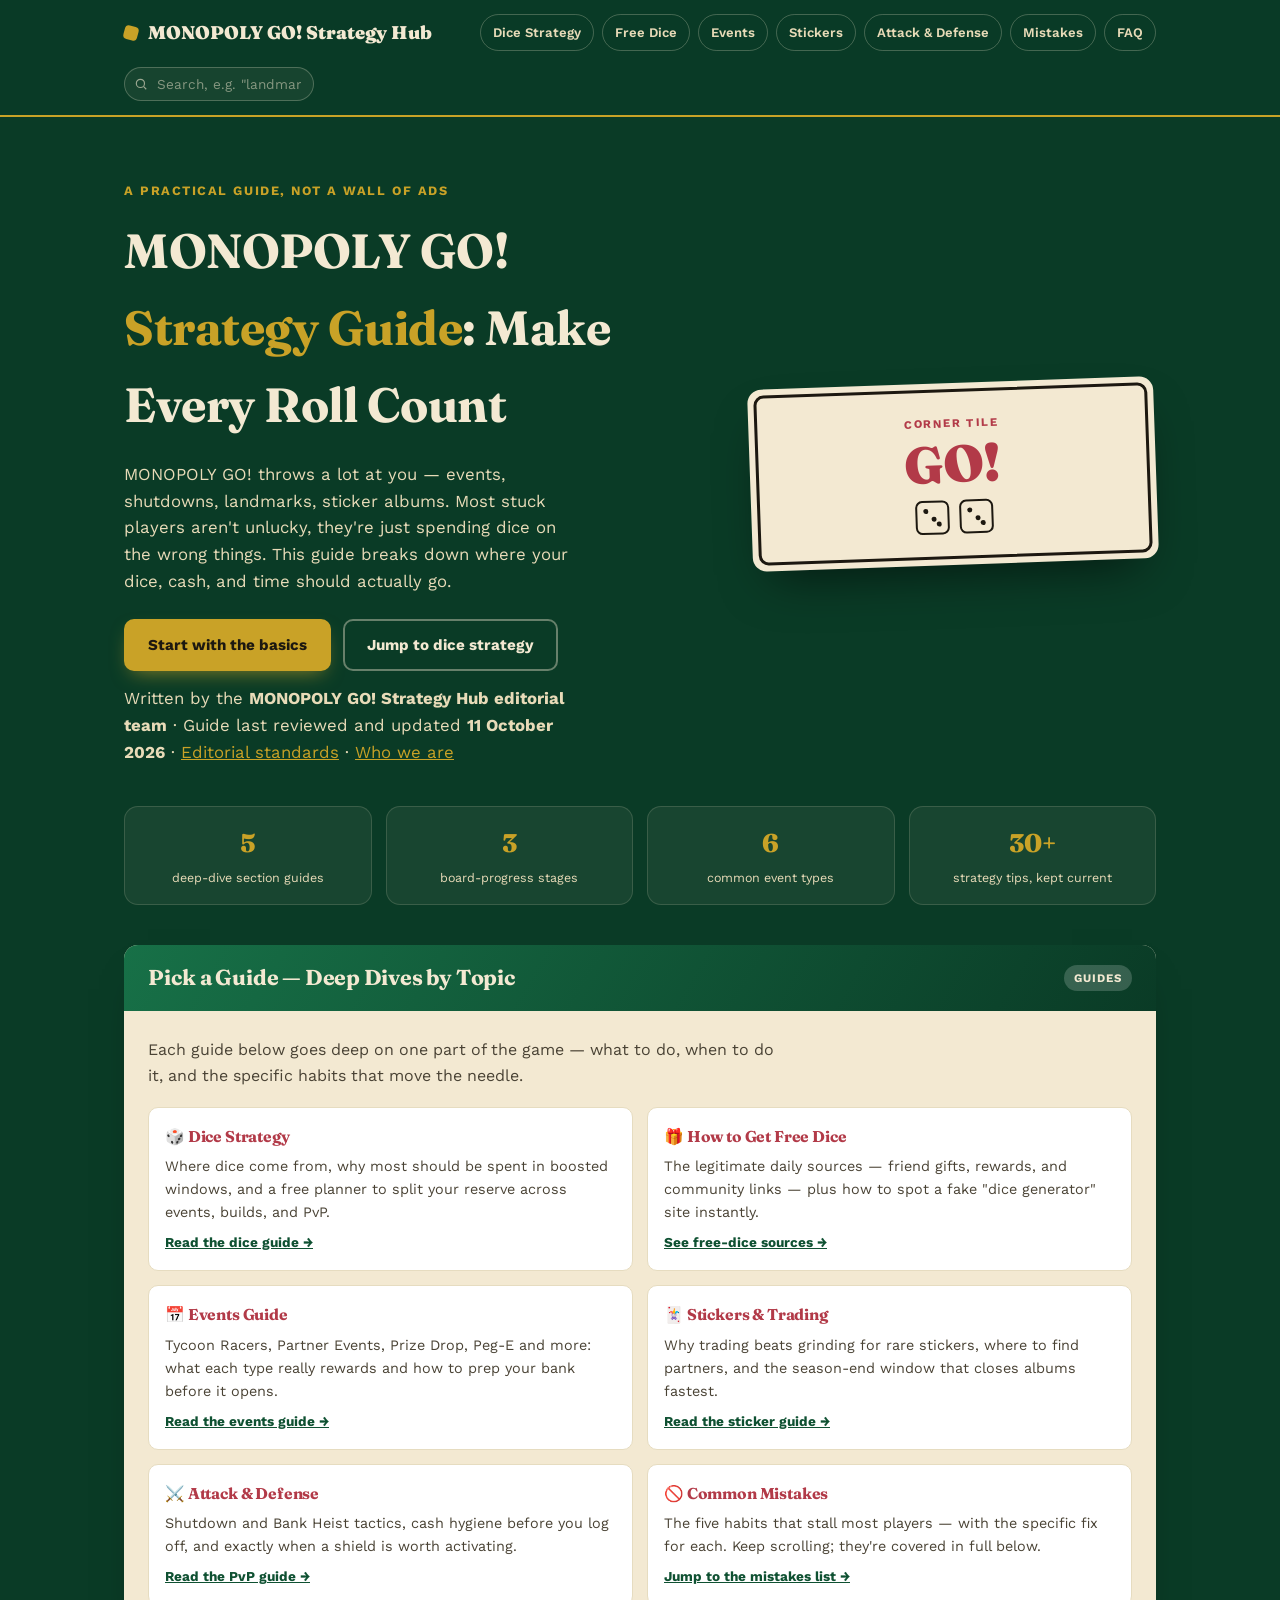
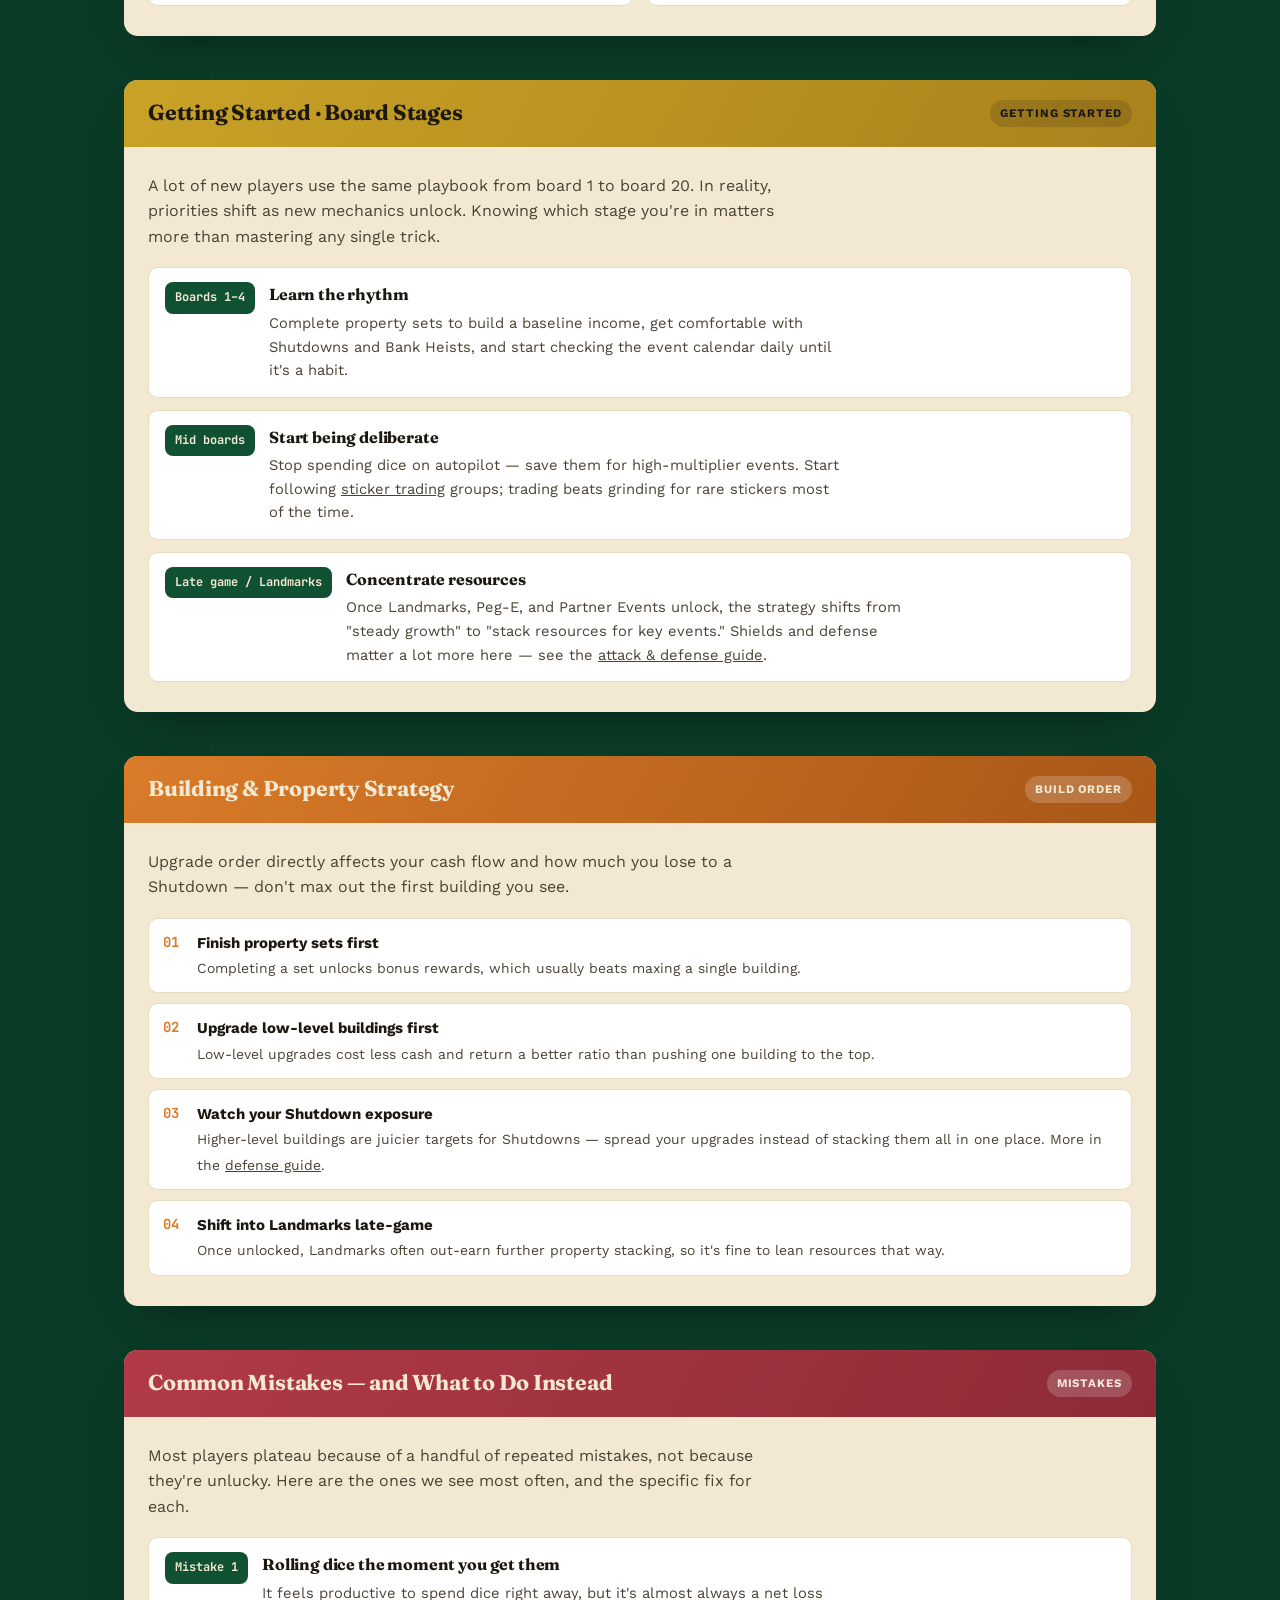
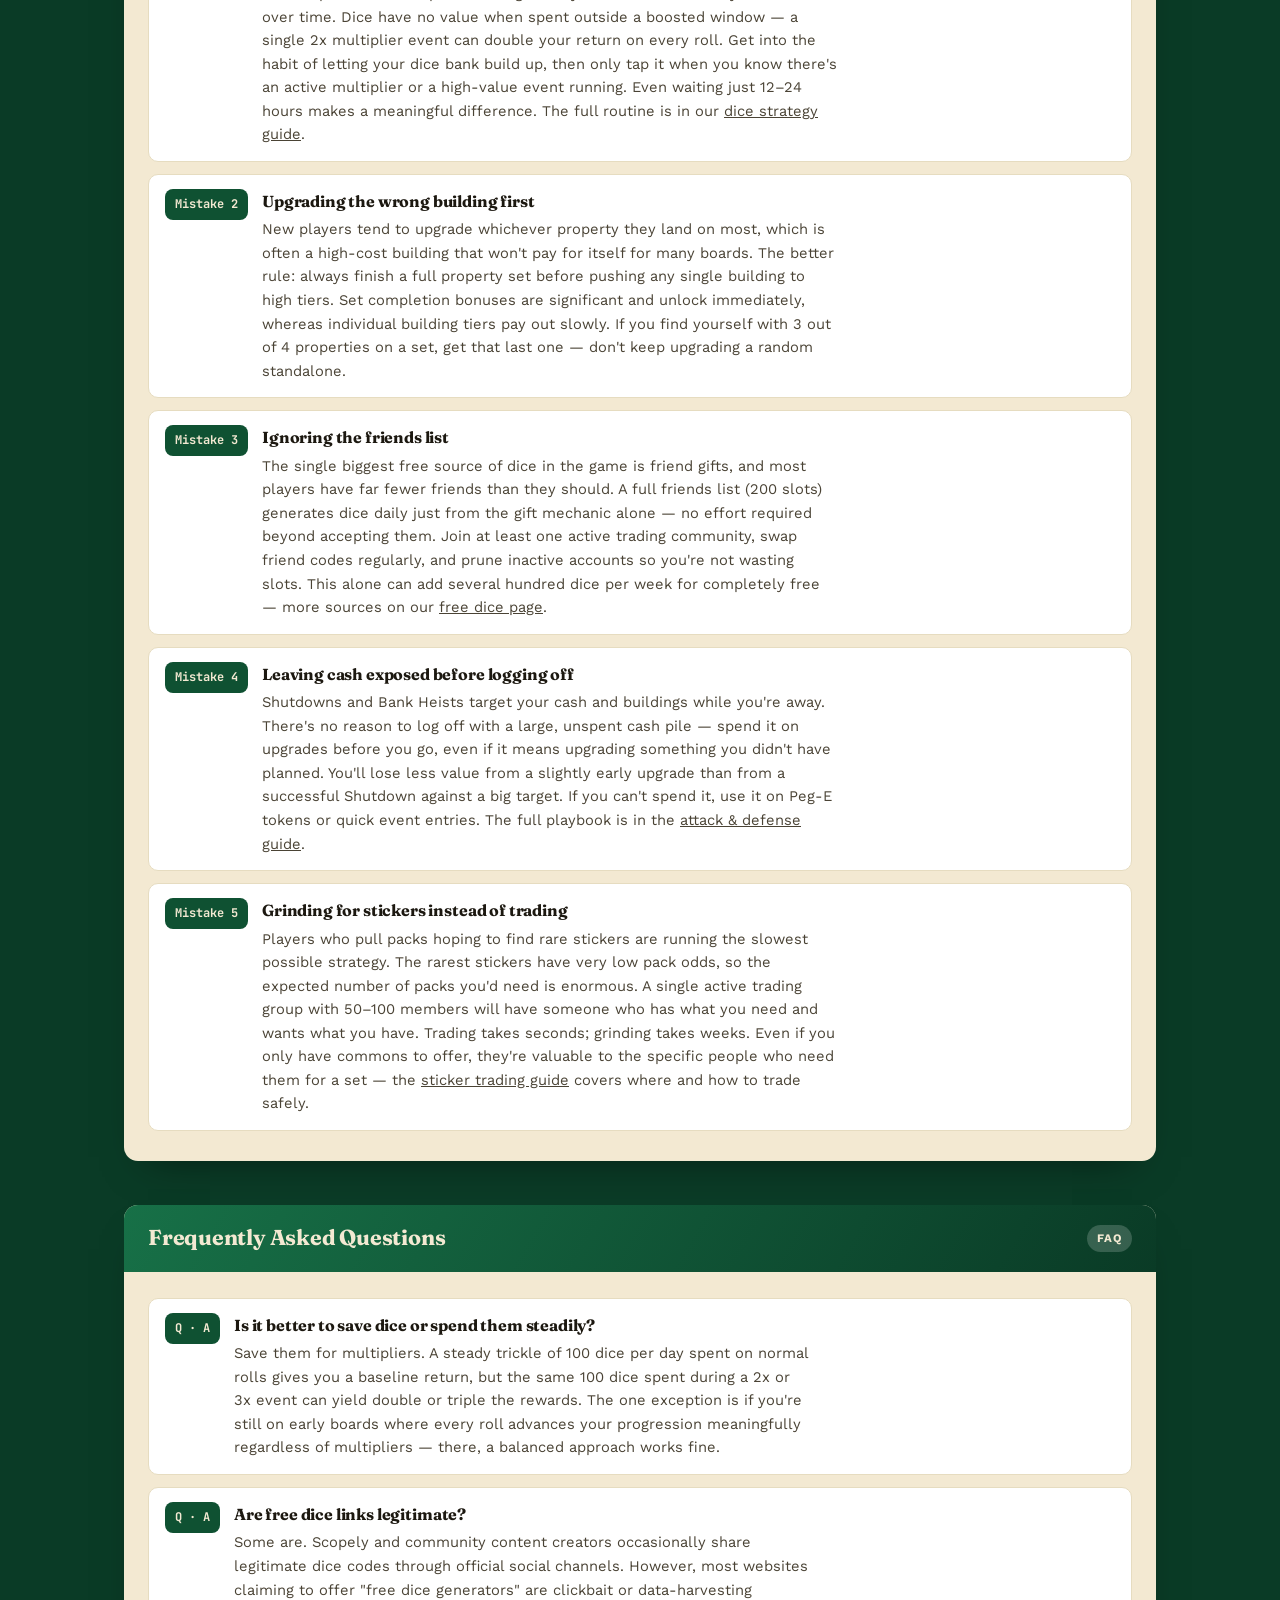
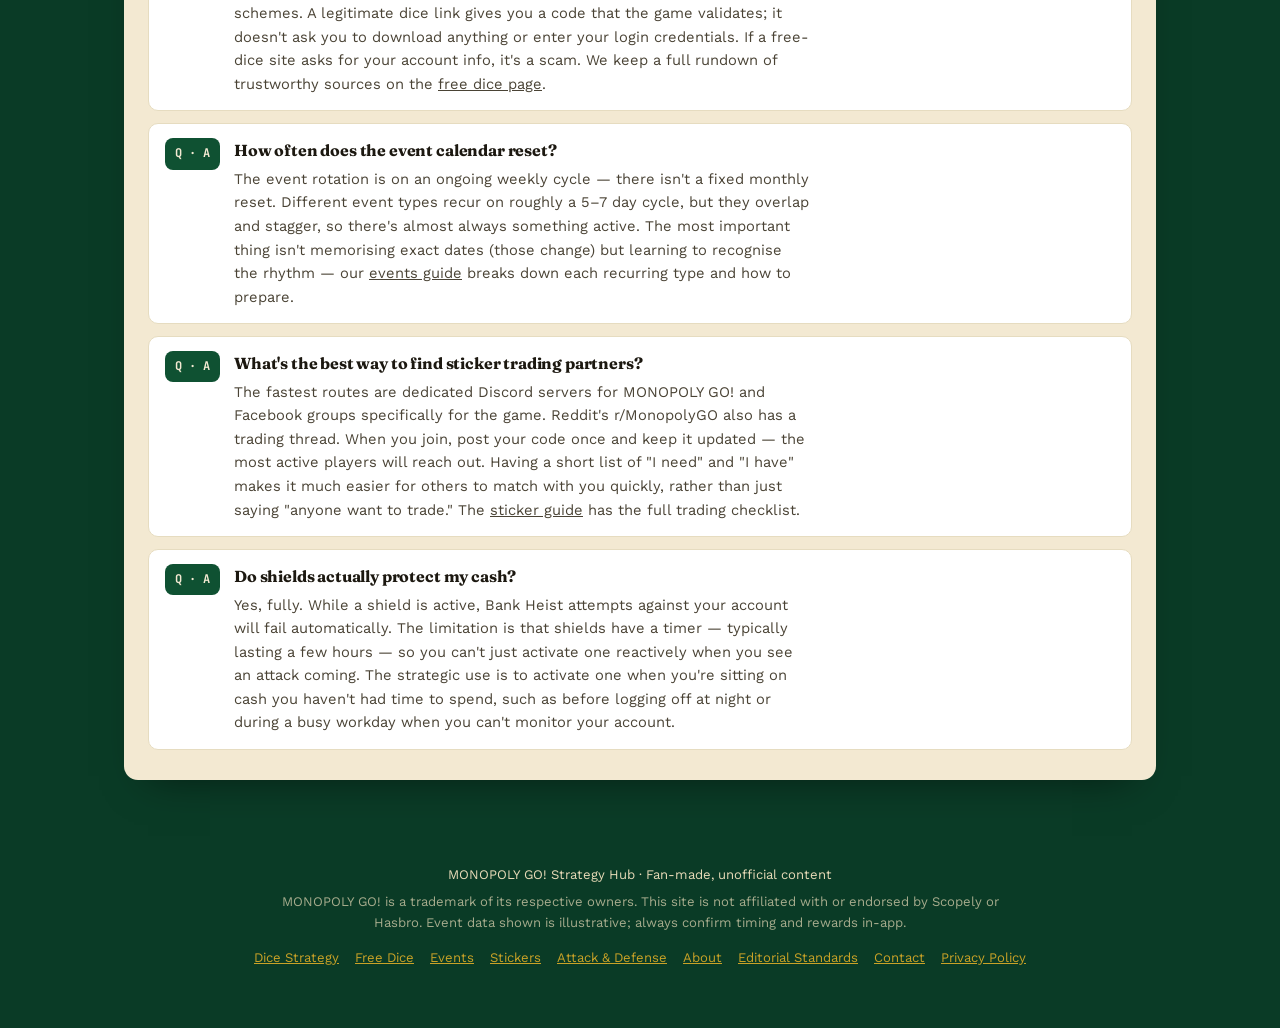
<file: index.html>
<!DOCTYPE html>
<html lang="en">
<head>
<meta charset="UTF-8">
<meta name="viewport" content="width=device-width, initial-scale=1.0">
<title>MONOPOLY GO! Strategy Guide (2026) — Dice, Events, Stickers &amp; Free Dice</title>
<meta name="description" content="A player-made MONOPOLY GO! strategy guide updated for 2026: when to save dice, legit free-dice sources, every event type explained, build order, shield timing, sticker trading, and the mistakes that stall progress.">
<meta name="robots" content="index, follow, max-image-preview:large, max-snippet:-1">
<link rel="canonical" href="https://mei-yi.top/">
<meta property="og:type" content="website">
<meta property="og:site_name" content="MONOPOLY GO! Strategy Hub">
<meta property="og:locale" content="en_US">
<meta property="og:title" content="MONOPOLY GO! Strategy Guide (2026) — Dice, Events, Stickers &amp; Free Dice">
<meta property="og:description" content="Where to spend your dice, how to read events, how to get free dice legitimately, and how to build smarter — a hub of player-written guides, kept current.">
<meta property="og:url" content="https://mei-yi.top/">
<meta property="og:image" content="https://mei-yi.top/og-image.png">
<meta name="twitter:card" content="summary_large_image">
<meta name="twitter:title" content="MONOPOLY GO! Strategy Guide (2026)">
<meta name="twitter:description" content="Dice strategy, free dice sources, event guides, sticker trading and PvP tactics — from players, for players.">
<meta name="twitter:image" content="https://mei-yi.top/og-image.png">
<meta name="theme-color" content="#0F5132">
<link rel="icon" href="favicon.svg" type="image/svg+xml">
<link rel="icon" sizes="32x32" href="favicon-32.png">
<link rel="apple-touch-icon" href="apple-touch-icon.png">
<link rel="sitemap" type="application/xml" href="sitemap.xml">
<script async src="https://pagead2.googlesyndication.com/pagead/js/adsbygoogle.js?client=ca-pub-4440141071779397"
     crossorigin="anonymous"></script>

<script>
     (adsbygoogle = window.adsbygoogle || []).push({});
</script>
<script async src="https://www.googletagmanager.com/gtag/js?id=G-V0QJ3PMN8P"></script>
<script>
  window.dataLayer = window.dataLayer || [];
  function gtag(){dataLayer.push(arguments);}
  gtag('js', new Date());

  gtag('config', 'G-V0QJ3PMN8P');
</script>
<link rel="preconnect" href="https://fonts.googleapis.com">
<link rel="preconnect" href="https://fonts.gstatic.com" crossorigin>
<link href="https://fonts.googleapis.com/css2?family=Fraunces:opsz,wght@9..144,500;9..144,700;9..144,900&family=Work+Sans:wght@400;500;600;700&family=JetBrains+Mono:wght@500;700&display=swap" rel="stylesheet">
<link rel="stylesheet" href="style.css">
<noscript><style>.section-panel{opacity:1;transform:none;}</style></noscript>
<script type="application/ld+json">
{
  "@context": "https://schema.org",
  "@type": "WebSite",
  "name": "MONOPOLY GO! Strategy Hub",
  "url": "https://mei-yi.top/",
  "description": "A fan-made MONOPOLY GO! strategy hub: dice management, event guides, free dice sources, sticker trading, and attack and defense tactics.",
  "inLanguage": "en"
}
</script>
<script type="application/ld+json">
{
  "@context": "https://schema.org",
  "@type": "FAQPage",
  "mainEntity": [
    {
      "@type": "Question",
      "name": "Is it better to save dice or spend them steadily?",
      "acceptedAnswer": {
        "@type": "Answer",
        "text": "Save them for multipliers. A steady trickle of 100 dice per day spent on normal rolls gives you a baseline return, but the same 100 dice spent during a 2x or 3x event can yield double or triple the rewards. The one exception is if you're still on early boards where every roll advances your progression meaningfully regardless of multipliers — there, a balanced approach works fine."
      }
    },
    {
      "@type": "Question",
      "name": "Are free dice links legitimate?",
      "acceptedAnswer": {
        "@type": "Answer",
        "text": "Some are. Scopely and community content creators occasionally share legitimate dice codes through official social channels. However, most websites claiming to offer free dice generators are clickbait or data-harvesting schemes. A legitimate dice link gives you a code that the game validates; it doesn't ask you to download anything or enter your login credentials. If a free-dice site asks for your account info, it's a scam. We keep a full rundown of trustworthy sources on the free dice page."
      }
    },
    {
      "@type": "Question",
      "name": "How often does the event calendar reset?",
      "acceptedAnswer": {
        "@type": "Answer",
        "text": "The event rotation is on an ongoing weekly cycle — there isn't a fixed monthly reset. Different event types recur on roughly a 5–7 day cycle, but they overlap and stagger, so there's almost always something active. The most important thing isn't memorising exact dates (those change) but learning to recognise the rhythm — our events guide breaks down each recurring type and how to prepare."
      }
    },
    {
      "@type": "Question",
      "name": "What's the best way to find sticker trading partners?",
      "acceptedAnswer": {
        "@type": "Answer",
        "text": "The fastest routes are dedicated Discord servers for MONOPOLY GO! and Facebook groups specifically for the game. Reddit's r/MonopolyGO also has a trading thread. When you join, post your code once and keep it updated — the most active players will reach out. Having a short list of I need and I have makes it much easier for others to match with you quickly, rather than just saying anyone want to trade. The sticker guide has the full trading checklist."
      }
    },
    {
      "@type": "Question",
      "name": "Do shields actually protect my cash?",
      "acceptedAnswer": {
        "@type": "Answer",
        "text": "Yes, fully. While a shield is active, Bank Heist attempts against your account will fail automatically. The limitation is that shields have a timer — typically lasting a few hours — so you can't just activate one reactively when you see an attack coming. The strategic use is to activate one when you're sitting on cash you haven't had time to spend, such as before logging off at night or during a busy workday when you can't monitor your account."
      }
    }
  ]
}
</script>
</head>
<body>

<header class="nav">
  <div class="nav-inner">
    <a class="brand" href="index.html"><span class="dot"></span>MONOPOLY GO! Strategy Hub</a>
    <nav class="pills" aria-label="Site sections">
      <a href="dice-strategy.html">Dice Strategy</a>
      <a href="free-dice.html">Free Dice</a>
      <a href="events-guide.html">Events</a>
      <a href="stickers-trading.html">Stickers</a>
      <a href="attack-defense.html">Attack &amp; Defense</a>
      <a href="#mistakes">Mistakes</a>
      <a href="#faq">FAQ</a>
    </nav>
    <div class="search-box">
      <svg viewBox="0 0 24 24" fill="none" stroke="currentColor" stroke-width="2"><circle cx="11" cy="11" r="7"/><line x1="21" y1="21" x2="16.65" y2="16.65"/></svg>
      <input type="text" id="siteSearch" placeholder="Search, e.g. &quot;landmarks&quot;" autocomplete="off">
    </div>
  </div>
</header>

<section class="hero">
  <div class="hero-copy">
    <div class="eyebrow">A practical guide, not a wall of ads</div>
    <h1>MONOPOLY GO! <em>Strategy Guide</em>: Make Every Roll Count</h1>
    <p>MONOPOLY GO! throws a lot at you — events, shutdowns, landmarks, sticker albums. Most stuck players aren't unlucky, they're just spending dice on the wrong things. This guide breaks down where your dice, cash, and time should actually go.</p>
    <div class="cta-row">
      <a class="btn btn-primary" href="#start">Start with the basics</a>
      <a class="btn btn-ghost" href="dice-strategy.html">Jump to dice strategy</a>
    </div>
    <p class="updated-note">Written by the <strong>MONOPOLY GO! Strategy Hub editorial team</strong> · Guide last reviewed and updated <strong>11 October 2026</strong> · <a href="editorial-standards.html">Editorial standards</a> · <a href="about.html">Who we are</a></p>
  </div>
  <div class="go-tile">
    <div class="go-tile-inner">
      <div class="eyebrow">CORNER TILE</div>
      <div class="go-word">GO!</div>
      <div class="dice-row">
        <div class="die"><i></i></div>
        <div class="die"><i></i></div>
      </div>
    </div>
  </div>
</section>

<div class="stats">
  <div class="stat-card"><div class="num">5</div><div class="label">deep-dive section guides</div></div>
  <div class="stat-card"><div class="num">3</div><div class="label">board-progress stages</div></div>
  <div class="stat-card"><div class="num">6</div><div class="label">common event types</div></div>
  <div class="stat-card"><div class="num">30+</div><div class="label">strategy tips, kept current</div></div>
</div>

<div class="search-empty" id="searchEmpty">No matches on this page — the section guides in the grid above may cover your topic.</div>

<!-- Section guides -->
<section class="card-section" id="guides">
  <div class="section-panel">
    <div class="band band-felt">
      <h2>Pick a Guide — Deep Dives by Topic</h2>
      <span class="tag">Guides</span>
    </div>
    <div class="panel-body">
      <p class="lead">Each guide below goes deep on one part of the game — what to do, when to do it, and the specific habits that move the needle.</p>
      <div class="tip-grid">
        <div class="tip-card">
          <h3>🎲 Dice Strategy</h3>
          <p>Where dice come from, why most should be spent in boosted windows, and a free planner to split your reserve across events, builds, and PvP.</p>
          <a class="more" href="dice-strategy.html">Read the dice guide →</a>
        </div>
        <div class="tip-card">
          <h3>🎁 How to Get Free Dice</h3>
          <p>The legitimate daily sources — friend gifts, rewards, and community links — plus how to spot a fake "dice generator" site instantly.</p>
          <a class="more" href="free-dice.html">See free-dice sources →</a>
        </div>
        <div class="tip-card">
          <h3>📅 Events Guide</h3>
          <p>Tycoon Racers, Partner Events, Prize Drop, Peg-E and more: what each type really rewards and how to prep your bank before it opens.</p>
          <a class="more" href="events-guide.html">Read the events guide →</a>
        </div>
        <div class="tip-card">
          <h3>🃏 Stickers &amp; Trading</h3>
          <p>Why trading beats grinding for rare stickers, where to find partners, and the season-end window that closes albums fastest.</p>
          <a class="more" href="stickers-trading.html">Read the sticker guide →</a>
        </div>
        <div class="tip-card">
          <h3>⚔️ Attack &amp; Defense</h3>
          <p>Shutdown and Bank Heist tactics, cash hygiene before you log off, and exactly when a shield is worth activating.</p>
          <a class="more" href="attack-defense.html">Read the PvP guide →</a>
        </div>
        <div class="tip-card">
          <h3>🚫 Common Mistakes</h3>
          <p>The five habits that stall most players — with the specific fix for each. Keep scrolling; they're covered in full below.</p>
          <a class="more" href="#mistakes">Jump to the mistakes list →</a>
        </div>
      </div>
    </div>
  </div>
</section>

<!-- Getting Started -->
<section class="card-section" id="start">
  <div class="section-panel">
    <div class="band band-gold">
      <h2>Getting Started · Board Stages</h2>
      <span class="tag">Getting Started</span>
    </div>
    <div class="panel-body">
      <p class="lead">A lot of new players use the same playbook from board 1 to board 20. In reality, priorities shift as new mechanics unlock. Knowing which stage you're in matters more than mastering any single trick.</p>
      <div class="stage-list">
        <div class="stage">
          <span class="badge">Boards 1–4</span>
          <div>
            <h3>Learn the rhythm</h3>
            <p>Complete property sets to build a baseline income, get comfortable with Shutdowns and Bank Heists, and start checking the event calendar daily until it's a habit.</p>
          </div>
        </div>
        <div class="stage">
          <span class="badge">Mid boards</span>
          <div>
            <h3>Start being deliberate</h3>
            <p>Stop spending dice on autopilot — save them for high-multiplier events. Start following <a href="stickers-trading.html">sticker trading</a> groups; trading beats grinding for rare stickers most of the time.</p>
          </div>
        </div>
        <div class="stage">
          <span class="badge">Late game / Landmarks</span>
          <div>
            <h3>Concentrate resources</h3>
            <p>Once Landmarks, Peg-E, and Partner Events unlock, the strategy shifts from "steady growth" to "stack resources for key events." Shields and defense matter a lot more here — see the <a href="attack-defense.html">attack &amp; defense guide</a>.</p>
          </div>
        </div>
      </div>
    </div>
  </div>
</section>

<!-- Build Order -->
<section class="card-section" id="build">
  <div class="section-panel">
    <div class="band band-orange">
      <h2>Building &amp; Property Strategy</h2>
      <span class="tag">Build Order</span>
    </div>
    <div class="panel-body">
      <p class="lead">Upgrade order directly affects your cash flow and how much you lose to a Shutdown — don't max out the first building you see.</p>
      <ol class="order-list">
        <li>
          <span class="num">01</span>
          <div><strong>Finish property sets first</strong><span>Completing a set unlocks bonus rewards, which usually beats maxing a single building.</span></div>
        </li>
        <li>
          <span class="num">02</span>
          <div><strong>Upgrade low-level buildings first</strong><span>Low-level upgrades cost less cash and return a better ratio than pushing one building to the top.</span></div>
        </li>
        <li>
          <span class="num">03</span>
          <div><strong>Watch your Shutdown exposure</strong><span>Higher-level buildings are juicier targets for Shutdowns — spread your upgrades instead of stacking them all in one place. More in the <a href="attack-defense.html">defense guide</a>.</span></div>
        </li>
        <li>
          <span class="num">04</span>
          <div><strong>Shift into Landmarks late-game</strong><span>Once unlocked, Landmarks often out-earn further property stacking, so it's fine to lean resources that way.</span></div>
        </li>
      </ol>
    </div>
  </div>
</section>

<!-- Common Mistakes -->
<section class="card-section" id="mistakes">
  <div class="section-panel">
    <div class="band band-brick">
      <h2>Common Mistakes — and What to Do Instead</h2>
      <span class="tag">Mistakes</span>
    </div>
    <div class="panel-body">
      <p class="lead">Most players plateau because of a handful of repeated mistakes, not because they're unlucky. Here are the ones we see most often, and the specific fix for each.</p>
      <div class="stage-list">
        <div class="stage">
          <span class="badge">Mistake 1</span>
          <div>
            <h3>Rolling dice the moment you get them</h3>
            <p>It feels productive to spend dice right away, but it's almost always a net loss over time. Dice have no value when spent outside a boosted window — a single 2x multiplier event can double your return on every roll. Get into the habit of letting your dice bank build up, then only tap it when you know there's an active multiplier or a high-value event running. Even waiting just 12–24 hours makes a meaningful difference. The full routine is in our <a href="dice-strategy.html">dice strategy guide</a>.</p>
          </div>
        </div>
        <div class="stage">
          <span class="badge">Mistake 2</span>
          <div>
            <h3>Upgrading the wrong building first</h3>
            <p>New players tend to upgrade whichever property they land on most, which is often a high-cost building that won't pay for itself for many boards. The better rule: always finish a full property set before pushing any single building to high tiers. Set completion bonuses are significant and unlock immediately, whereas individual building tiers pay out slowly. If you find yourself with 3 out of 4 properties on a set, get that last one — don't keep upgrading a random standalone.</p>
          </div>
        </div>
        <div class="stage">
          <span class="badge">Mistake 3</span>
          <div>
            <h3>Ignoring the friends list</h3>
            <p>The single biggest free source of dice in the game is friend gifts, and most players have far fewer friends than they should. A full friends list (200 slots) generates dice daily just from the gift mechanic alone — no effort required beyond accepting them. Join at least one active trading community, swap friend codes regularly, and prune inactive accounts so you're not wasting slots. This alone can add several hundred dice per week for completely free — more sources on our <a href="free-dice.html">free dice page</a>.</p>
          </div>
        </div>
        <div class="stage">
          <span class="badge">Mistake 4</span>
          <div>
            <h3>Leaving cash exposed before logging off</h3>
            <p>Shutdowns and Bank Heists target your cash and buildings while you're away. There's no reason to log off with a large, unspent cash pile — spend it on upgrades before you go, even if it means upgrading something you didn't have planned. You'll lose less value from a slightly early upgrade than from a successful Shutdown against a big target. If you can't spend it, use it on Peg-E tokens or quick event entries. The full playbook is in the <a href="attack-defense.html">attack &amp; defense guide</a>.</p>
          </div>
        </div>
        <div class="stage">
          <span class="badge">Mistake 5</span>
          <div>
            <h3>Grinding for stickers instead of trading</h3>
            <p>Players who pull packs hoping to find rare stickers are running the slowest possible strategy. The rarest stickers have very low pack odds, so the expected number of packs you'd need is enormous. A single active trading group with 50–100 members will have someone who has what you need and wants what you have. Trading takes seconds; grinding takes weeks. Even if you only have commons to offer, they're valuable to the specific people who need them for a set — the <a href="stickers-trading.html">sticker trading guide</a> covers where and how to trade safely.</p>
          </div>
        </div>
      </div>
    </div>
  </div>
</section>

<!-- FAQ -->
<section class="card-section" id="faq">
  <div class="section-panel">
    <div class="band band-felt">
      <h2>Frequently Asked Questions</h2>
      <span class="tag">FAQ</span>
    </div>
    <div class="panel-body">
      <div class="stage-list">
        <div class="stage">
          <span class="badge">Q · A</span>
          <div>
            <h3>Is it better to save dice or spend them steadily?</h3>
            <p>Save them for multipliers. A steady trickle of 100 dice per day spent on normal rolls gives you a baseline return, but the same 100 dice spent during a 2x or 3x event can yield double or triple the rewards. The one exception is if you're still on early boards where every roll advances your progression meaningfully regardless of multipliers — there, a balanced approach works fine.</p>
          </div>
        </div>
        <div class="stage">
          <span class="badge">Q · A</span>
          <div>
            <h3>Are free dice links legitimate?</h3>
            <p>Some are. Scopely and community content creators occasionally share legitimate dice codes through official social channels. However, most websites claiming to offer "free dice generators" are clickbait or data-harvesting schemes. A legitimate dice link gives you a code that the game validates; it doesn't ask you to download anything or enter your login credentials. If a free-dice site asks for your account info, it's a scam. We keep a full rundown of trustworthy sources on the <a href="free-dice.html">free dice page</a>.</p>
          </div>
        </div>
        <div class="stage">
          <span class="badge">Q · A</span>
          <div>
            <h3>How often does the event calendar reset?</h3>
            <p>The event rotation is on an ongoing weekly cycle — there isn't a fixed monthly reset. Different event types recur on roughly a 5–7 day cycle, but they overlap and stagger, so there's almost always something active. The most important thing isn't memorising exact dates (those change) but learning to recognise the rhythm — our <a href="events-guide.html">events guide</a> breaks down each recurring type and how to prepare.</p>
          </div>
        </div>
        <div class="stage">
          <span class="badge">Q · A</span>
          <div>
            <h3>What's the best way to find sticker trading partners?</h3>
            <p>The fastest routes are dedicated Discord servers for MONOPOLY GO! and Facebook groups specifically for the game. Reddit's r/MonopolyGO also has a trading thread. When you join, post your code once and keep it updated — the most active players will reach out. Having a short list of "I need" and "I have" makes it much easier for others to match with you quickly, rather than just saying "anyone want to trade." The <a href="stickers-trading.html">sticker guide</a> has the full trading checklist.</p>
          </div>
        </div>
        <div class="stage">
          <span class="badge">Q · A</span>
          <div>
            <h3>Do shields actually protect my cash?</h3>
            <p>Yes, fully. While a shield is active, Bank Heist attempts against your account will fail automatically. The limitation is that shields have a timer — typically lasting a few hours — so you can't just activate one reactively when you see an attack coming. The strategic use is to activate one when you're sitting on cash you haven't had time to spend, such as before logging off at night or during a busy workday when you can't monitor your account.</p>
          </div>
        </div>
      </div>
    </div>
  </div>
</section>

<footer>
  <div>MONOPOLY GO! Strategy Hub · Fan-made, unofficial content</div>
  <div class="fnote">MONOPOLY GO! is a trademark of its respective owners. This site is not affiliated with or endorsed by Scopely or Hasbro. Event data shown is illustrative; always confirm timing and rewards in-app.</div>
  <div class="flinks">
    <a href="dice-strategy.html">Dice Strategy</a>
    <a href="free-dice.html">Free Dice</a>
    <a href="events-guide.html">Events</a>
    <a href="stickers-trading.html">Stickers</a>
    <a href="attack-defense.html">Attack &amp; Defense</a>
    <a href="about.html">About</a>
    <a href="editorial-standards.html">Editorial Standards</a>
    <a href="contact.html">Contact</a>
    <a href="privacy-policy.html">Privacy Policy</a>
  </div>
</footer>

<script src="main.js"></script>

</body>
</html>
</file>
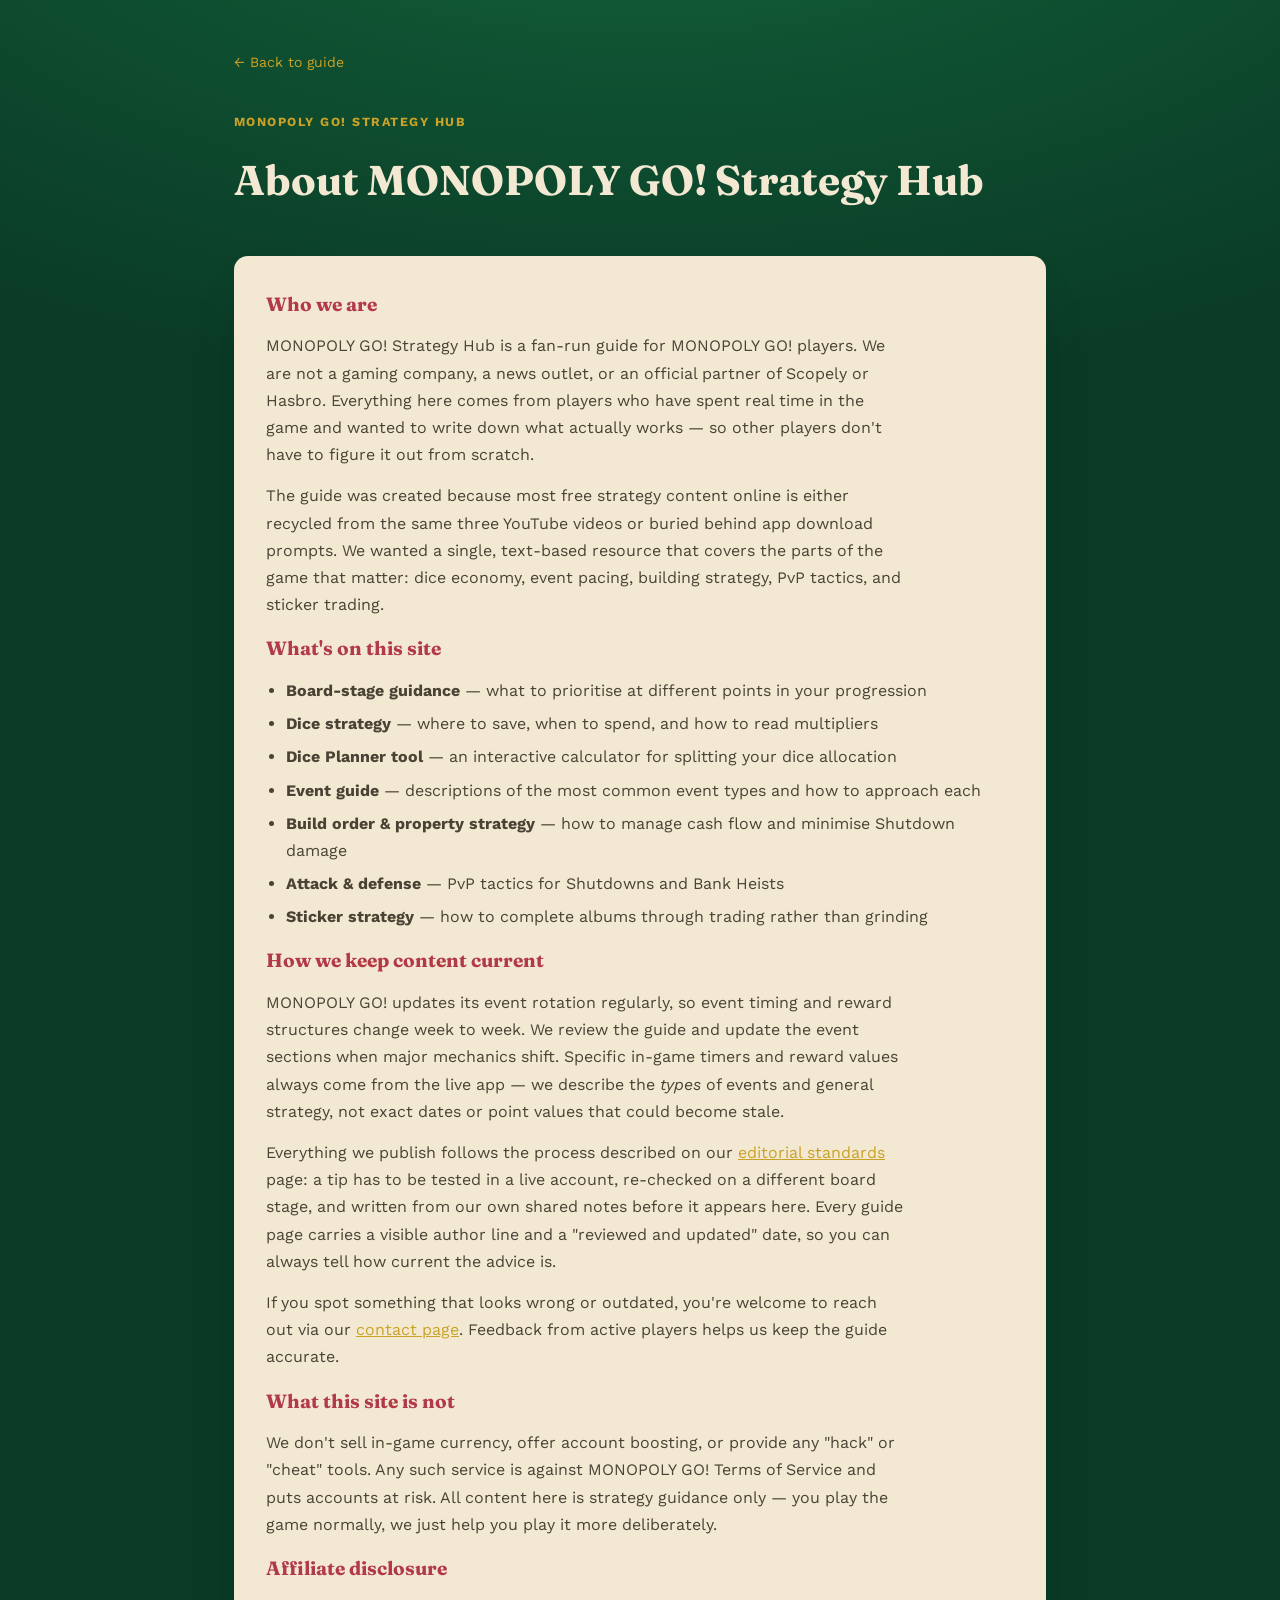
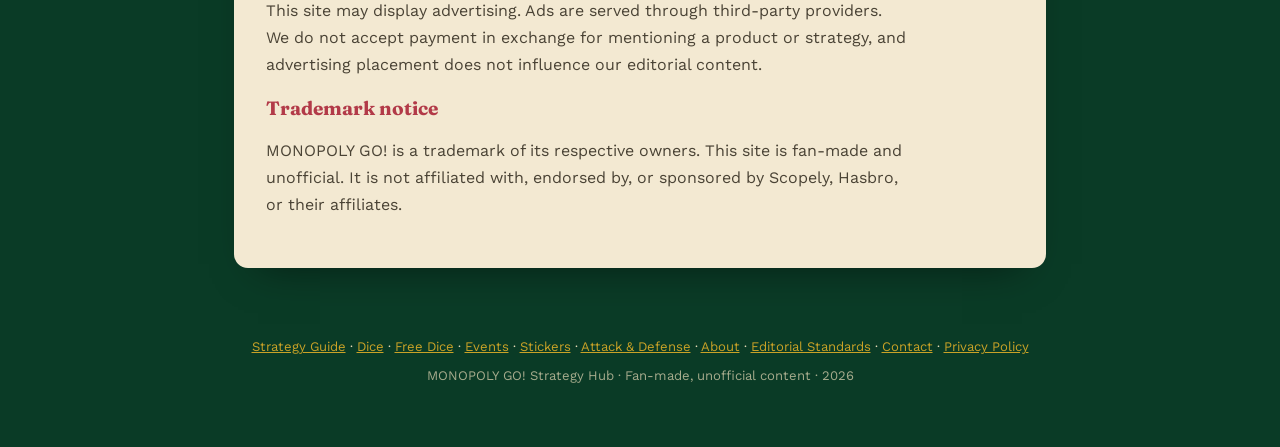
<file: about.html>
<!DOCTYPE html>
<html lang="en">
<head>
<meta charset="UTF-8">
<meta name="viewport" content="width=device-width, initial-scale=1.0">
<title>About · MONOPOLY GO! Strategy Hub</title>
<meta name="description" content="Who runs MONOPOLY GO! Strategy Hub, why this guide exists, and how we keep the content current for players.">
<meta name="robots" content="index, follow, max-image-preview:large, max-snippet:-1">
<link rel="canonical" href="https://mei-yi.top/about.html">
<meta property="og:type" content="website">
<meta property="og:site_name" content="MONOPOLY GO! Strategy Hub">
<meta property="og:locale" content="en_US">
<meta property="og:title" content="About · MONOPOLY GO! Strategy Hub">
<meta property="og:description" content="Who runs MONOPOLY GO! Strategy Hub, why this guide exists, and how we keep the content current for players.">
<meta property="og:url" content="https://mei-yi.top/about.html">
<meta property="og:image" content="https://mei-yi.top/og-image.png">
<meta name="twitter:card" content="summary_large_image">
<meta name="theme-color" content="#0F5132">
<link rel="icon" href="favicon.svg" type="image/svg+xml">
<link rel="icon" sizes="32x32" href="favicon-32.png">
<link rel="apple-touch-icon" href="apple-touch-icon.png">
<link rel="preconnect" href="https://fonts.googleapis.com">
<link rel="preconnect" href="https://fonts.gstatic.com" crossorigin>
<link href="https://fonts.googleapis.com/css2?family=Fraunces:opsz,wght@9..144,500;9..144,700;9..144,900&family=Work+Sans:wght@400;500;600;700&display=swap" rel="stylesheet">
<style>
  :root{--felt:#0F5132;--felt-dark:#0A3B26;--cream:#F3E9D2;--cream-dim:#E8DBB8;--gold:#C9A227;--brick:#B23A48;--ink:#1C1810;--ink-soft:#4A4335;--maxw:860px;}
  *{box-sizing:border-box;}
  body{margin:0;background:radial-gradient(1200px 600px at 50% -10%,#156b41 0%,var(--felt) 45%,var(--felt-dark) 100%);color:var(--cream);font-family:'Work Sans',sans-serif;line-height:1.7;}
  h1,h2,h3{font-family:'Fraunces',serif;margin:0;}
  a{color:var(--gold);}
  .wrap{max-width:var(--maxw);margin:0 auto;padding:0 24px;}
  header{padding:48px 24px 24px;max-width:var(--maxw);margin:0 auto;}
  header .eyebrow{font-size:.78rem;font-weight:700;letter-spacing:.12em;text-transform:uppercase;color:var(--gold);}
  header h1{font-size:clamp(2rem,4vw,2.6rem);margin:10px 0 16px;}
  .back{display:inline-block;margin-bottom:24px;font-size:.88rem;text-decoration:none;}
  .panel{background:var(--cream);color:var(--ink);border-radius:14px;padding:32px 32px 36px;margin-bottom:36px;box-shadow:0 20px 40px -24px rgba(0,0,0,.55);}
  .panel h2{font-size:1.2rem;margin-bottom:12px;color:var(--brick);}
  .panel h3{font-size:1rem;margin:22px 0 8px;color:var(--ink);}
  .panel p{margin:0 0 14px;color:var(--ink-soft);max-width:64ch;}
  .panel ul{margin:0 0 14px;padding-left:20px;color:var(--ink-soft);}
  .panel li{margin-bottom:6px;}
  footer{text-align:center;padding:32px 24px 60px;color:var(--cream-dim);font-size:.82rem;}
</style>
</head>
<body>
<header>
  <a href="index.html" class="back">← Back to guide</a>
  <p class="eyebrow">MONOPOLY GO! Strategy Hub</p>
  <h1>About MONOPOLY GO! Strategy Hub</h1>
</header>
<div class="wrap">
  <div class="panel">
    <h2>Who we are</h2>
    <p>MONOPOLY GO! Strategy Hub is a fan-run guide for MONOPOLY GO! players. We are not a gaming company, a news outlet, or an official partner of Scopely or Hasbro. Everything here comes from players who have spent real time in the game and wanted to write down what actually works — so other players don't have to figure it out from scratch.</p>
    <p>The guide was created because most free strategy content online is either recycled from the same three YouTube videos or buried behind app download prompts. We wanted a single, text-based resource that covers the parts of the game that matter: dice economy, event pacing, building strategy, PvP tactics, and sticker trading.</p>

    <h2>What's on this site</h2>
    <ul>
      <li><strong>Board-stage guidance</strong> — what to prioritise at different points in your progression</li>
      <li><strong>Dice strategy</strong> — where to save, when to spend, and how to read multipliers</li>
      <li><strong>Dice Planner tool</strong> — an interactive calculator for splitting your dice allocation</li>
      <li><strong>Event guide</strong> — descriptions of the most common event types and how to approach each</li>
      <li><strong>Build order &amp; property strategy</strong> — how to manage cash flow and minimise Shutdown damage</li>
      <li><strong>Attack &amp; defense</strong> — PvP tactics for Shutdowns and Bank Heists</li>
      <li><strong>Sticker strategy</strong> — how to complete albums through trading rather than grinding</li>
    </ul>

    <h2>How we keep content current</h2>
    <p>MONOPOLY GO! updates its event rotation regularly, so event timing and reward structures change week to week. We review the guide and update the event sections when major mechanics shift. Specific in-game timers and reward values always come from the live app — we describe the <em>types</em> of events and general strategy, not exact dates or point values that could become stale.</p>
    <p>Everything we publish follows the process described on our <a href="editorial-standards.html">editorial standards</a> page: a tip has to be tested in a live account, re-checked on a different board stage, and written from our own shared notes before it appears here. Every guide page carries a visible author line and a "reviewed and updated" date, so you can always tell how current the advice is.</p>
    <p>If you spot something that looks wrong or outdated, you're welcome to reach out via our <a href="contact.html">contact page</a>. Feedback from active players helps us keep the guide accurate.</p>

    <h2>What this site is not</h2>
    <p>We don't sell in-game currency, offer account boosting, or provide any "hack" or "cheat" tools. Any such service is against MONOPOLY GO! Terms of Service and puts accounts at risk. All content here is strategy guidance only — you play the game normally, we just help you play it more deliberately.</p>

    <h2>Affiliate disclosure</h2>
    <p>This site may display advertising. Ads are served through third-party providers. We do not accept payment in exchange for mentioning a product or strategy, and advertising placement does not influence our editorial content.</p>

    <h2>Trademark notice</h2>
    <p>MONOPOLY GO! is a trademark of its respective owners. This site is fan-made and unofficial. It is not affiliated with, endorsed by, or sponsored by Scopely, Hasbro, or their affiliates.</p>
  </div>
</div>
<footer>
  <div><a href="index.html">Strategy Guide</a> · <a href="dice-strategy.html">Dice</a> · <a href="free-dice.html">Free Dice</a> · <a href="events-guide.html">Events</a> · <a href="stickers-trading.html">Stickers</a> · <a href="attack-defense.html">Attack &amp; Defense</a> · <a href="about.html">About</a> · <a href="editorial-standards.html">Editorial Standards</a> · <a href="contact.html">Contact</a> · <a href="privacy-policy.html">Privacy Policy</a></div>
  <div style="margin-top:6px;opacity:.7;">MONOPOLY GO! Strategy Hub · Fan-made, unofficial content · 2026</div>
</footer>
</body>
</html>
</file>
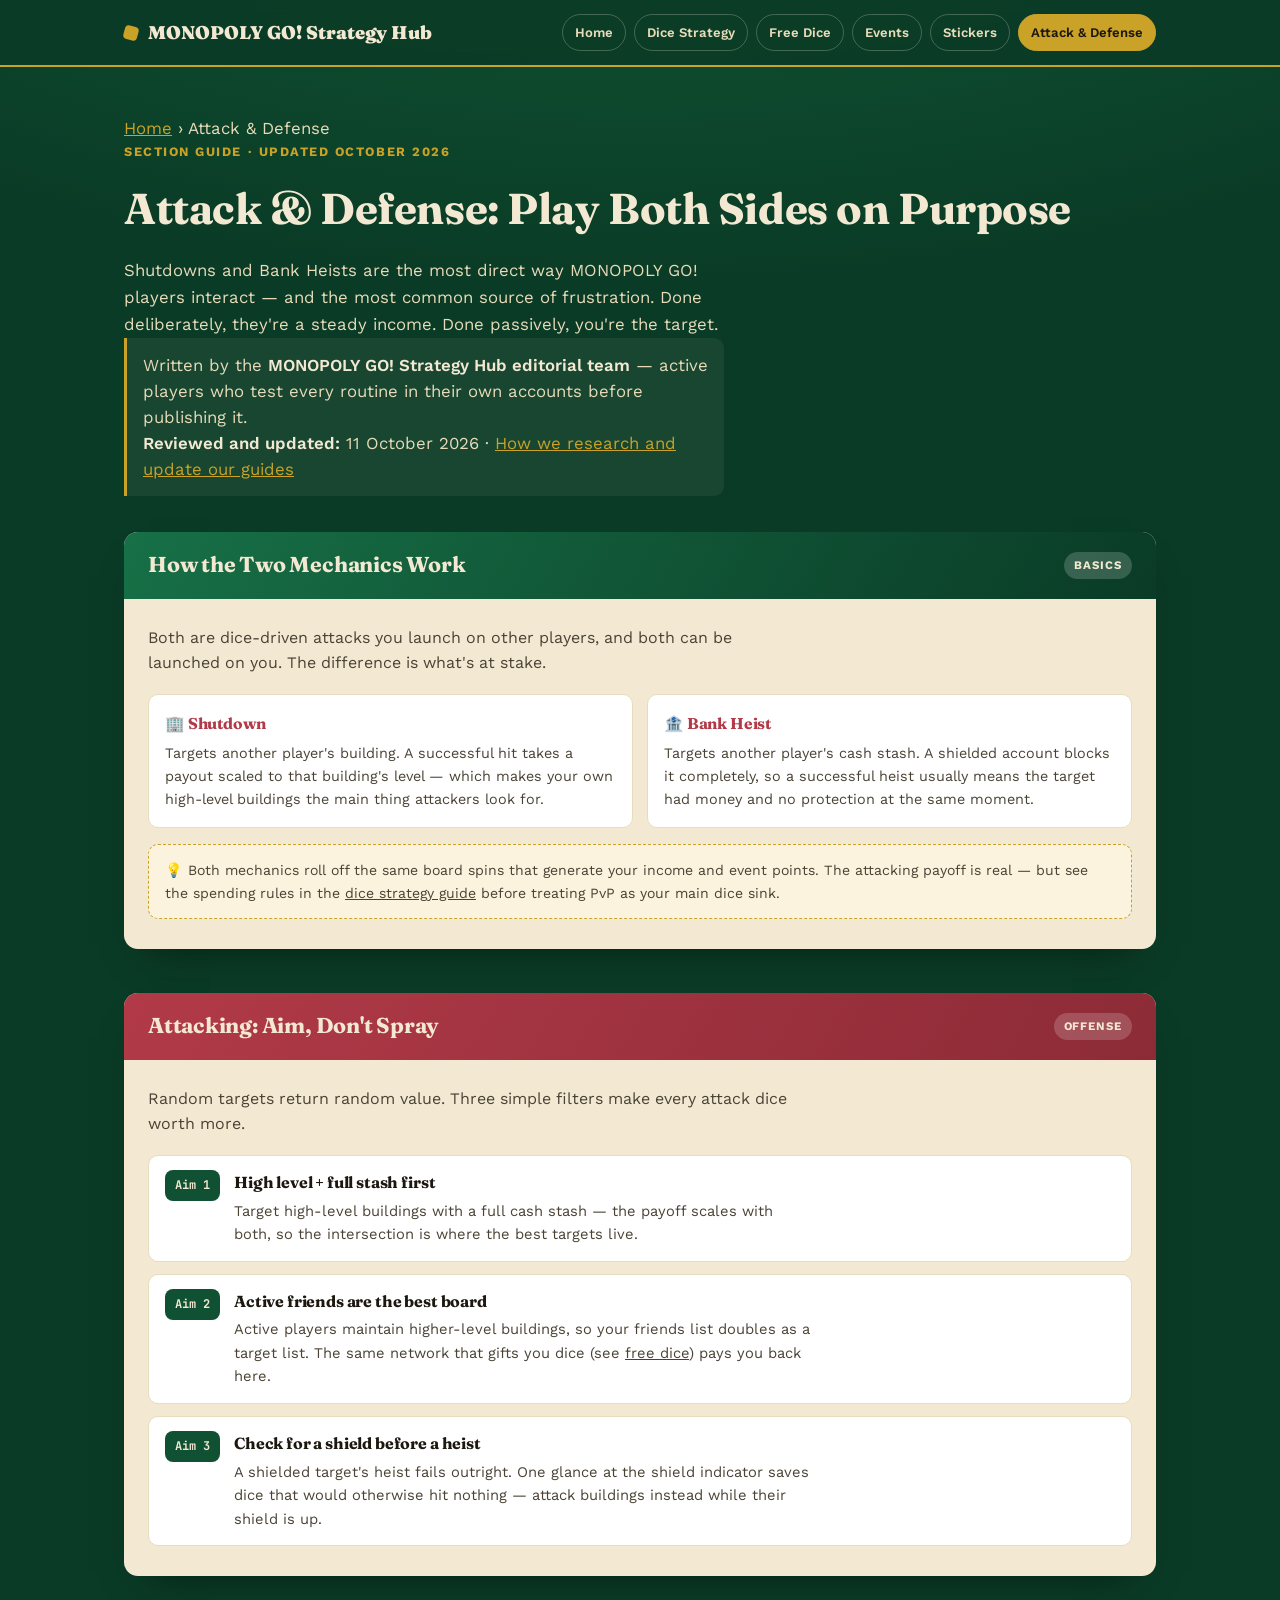
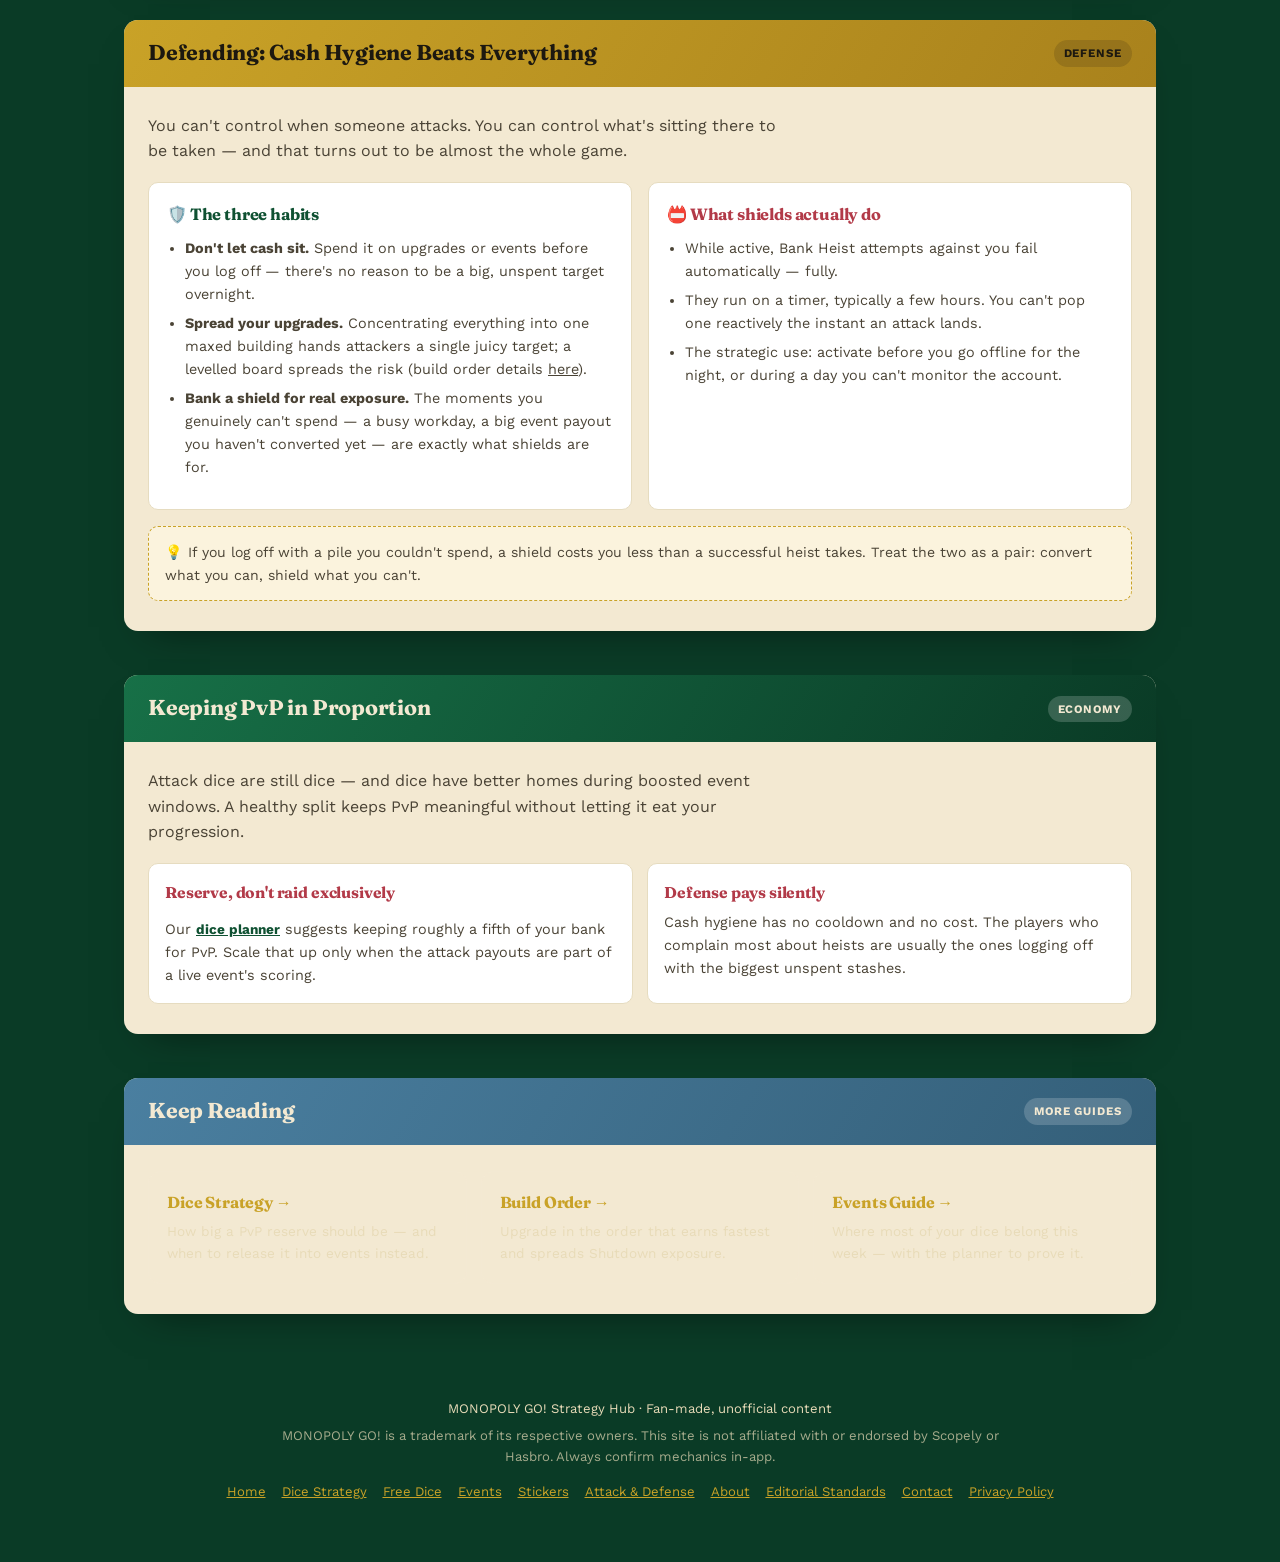
<file: attack-defense.html>
<!DOCTYPE html>
<html lang="en">
<head>
<meta charset="UTF-8">
<meta name="viewport" content="width=device-width, initial-scale=1.0">
<title>Shutdowns, Bank Heists &amp; Shields — MONOPOLY GO! Attack &amp; Defense</title>
<meta name="description" content="How Shutdowns and Bank Heists work in MONOPOLY GO!, when to strike, how to protect your cash before logging off, and the exact moments a shield is worth activating.">
<meta name="robots" content="index, follow, max-image-preview:large, max-snippet:-1">
<link rel="canonical" href="https://mei-yi.top/attack-defense.html">
<meta property="og:type" content="article">
<meta property="og:site_name" content="MONOPOLY GO! Strategy Hub">
<meta property="og:locale" content="en_US">
<meta property="og:title" content="MONOPOLY GO! Attack &amp; Defense: Shutdowns, Heists &amp; Shields">
<meta property="og:description" content="Play both sides on purpose: when to strike, how to stash, and when a shield actually pays for itself.">
<meta property="og:url" content="https://mei-yi.top/attack-defense.html">
<meta property="og:image" content="https://mei-yi.top/og-image.png">
<meta property="article:published_time" content="2026-08-07T00:00:00+00:00">
<meta property="article:modified_time" content="2026-10-11T00:00:00+00:00">
<meta name="twitter:card" content="summary_large_image">
<meta name="twitter:title" content="MONOPOLY GO! Attack &amp; Defense Guide">
<meta name="twitter:description" content="Shutdown and Bank Heist tactics, cash hygiene, and shield timing.">
<meta name="twitter:image" content="https://mei-yi.top/og-image.png">
<meta name="theme-color" content="#0F5132">
<link rel="icon" href="favicon.svg" type="image/svg+xml">
<link rel="icon" sizes="32x32" href="favicon-32.png">
<link rel="apple-touch-icon" href="apple-touch-icon.png">
<link rel="sitemap" type="application/xml" href="sitemap.xml">
<script async src="https://pagead2.googlesyndication.com/pagead/js/adsbygoogle.js?client=ca-pub-4440141071779397"
     crossorigin="anonymous"></script>
<script async src="https://www.googletagmanager.com/gtag/js?id=G-V0QJ3PMN8P"></script>
<script>
  window.dataLayer = window.dataLayer || [];
  function gtag(){dataLayer.push(arguments);}
  gtag('js', new Date());

  gtag('config', 'G-V0QJ3PMN8P');
</script>
<link rel="preconnect" href="https://fonts.googleapis.com">
<link rel="preconnect" href="https://fonts.gstatic.com" crossorigin>
<link href="https://fonts.googleapis.com/css2?family=Fraunces:opsz,wght@9..144,500;9..144,700;9..144,900&family=Work+Sans:wght@400;500;600;700&family=JetBrains+Mono:wght@500;700&display=swap" rel="stylesheet">
<link rel="stylesheet" href="style.css">
<noscript><style>.section-panel{opacity:1;transform:none;}</style></noscript>
<script type="application/ld+json">
{
  "@context": "https://schema.org",
  "@type": "Article",
  "headline": "MONOPOLY GO! Attack & Defense: Shutdowns, Bank Heists & Shields",
  "description": "Shutdown and Bank Heist tactics, cash hygiene before logging off, and how to time your shields in MONOPOLY GO!.",
  "image": "https://mei-yi.top/og-image.png",
  "author": {"@type": "Organization", "name": "MONOPOLY GO! Strategy Hub", "url": "https://mei-yi.top/"},
  "publisher": {"@type": "Organization", "name": "MONOPOLY GO! Strategy Hub", "logo": {"@type": "ImageObject", "url": "https://mei-yi.top/apple-touch-icon.png"}},
  "datePublished": "2026-08-07",
  "dateModified": "2026-10-11",
  "mainEntityOfPage": "https://mei-yi.top/attack-defense.html"
}
</script>
<script type="application/ld+json">
{
  "@context": "https://schema.org",
  "@type": "BreadcrumbList",
  "itemListElement": [
    {"@type": "ListItem", "position": 1, "name": "Home", "item": "https://mei-yi.top/"},
    {"@type": "ListItem", "position": 2, "name": "Attack & Defense", "item": "https://mei-yi.top/attack-defense.html"}
  ]
}
</script>
</head>
<body>

<header class="nav">
  <div class="nav-inner">
    <a class="brand" href="index.html"><span class="dot"></span>MONOPOLY GO! Strategy Hub</a>
    <nav class="pills" aria-label="Site sections">
      <a href="index.html">Home</a>
      <a href="dice-strategy.html">Dice Strategy</a>
      <a href="free-dice.html">Free Dice</a>
      <a href="events-guide.html">Events</a>
      <a href="stickers-trading.html">Stickers</a>
      <a href="attack-defense.html" class="active">Attack &amp; Defense</a>
    </nav>
  </div>
</header>

<div class="page-hero">
  <p class="crumbs"><a href="index.html">Home</a> › <span>Attack &amp; Defense</span></p>
  <div class="eyebrow">Section guide · Updated October 2026</div>
  <h1>Attack &amp; Defense: Play Both Sides on Purpose</h1>
  <p>Shutdowns and Bank Heists are the most direct way MONOPOLY GO! players interact — and the most common source of frustration. Done deliberately, they're a steady income. Done passively, you're the target.</p>
  <p class="byline">Written by the <strong>MONOPOLY GO! Strategy Hub editorial team</strong> — active players who test every routine in their own accounts before publishing it.
    <br><strong>Reviewed and updated:</strong> 11 October 2026 · <a href="editorial-standards.html">How we research and update our guides</a></p>
</div>

<!-- How they work -->
<section class="card-section" id="mechanics">
  <div class="section-panel">
    <div class="band band-felt">
      <h2>How the Two Mechanics Work</h2>
      <span class="tag">Basics</span>
    </div>
    <div class="panel-body">
      <p class="lead">Both are dice-driven attacks you launch on other players, and both can be launched on you. The difference is what's at stake.</p>
      <div class="tip-grid">
        <div class="tip-card">
          <h3>🏢 Shutdown</h3>
          <p>Targets another player's building. A successful hit takes a payout scaled to that building's level — which makes your own high-level buildings the main thing attackers look for.</p>
        </div>
        <div class="tip-card">
          <h3>🏦 Bank Heist</h3>
          <p>Targets another player's cash stash. A shielded account blocks it completely, so a successful heist usually means the target had money and no protection at the same moment.</p>
        </div>
      </div>
      <div class="callout">💡 Both mechanics roll off the same board spins that generate your income and event points. The attacking payoff is real — but see the spending rules in the <a href="dice-strategy.html">dice strategy guide</a> before treating PvP as your main dice sink.</div>
    </div>
  </div>
</section>

<!-- Attacking -->
<section class="card-section" id="attacking">
  <div class="section-panel">
    <div class="band band-brick">
      <h2>Attacking: Aim, Don't Spray</h2>
      <span class="tag">Offense</span>
    </div>
    <div class="panel-body">
      <p class="lead">Random targets return random value. Three simple filters make every attack dice worth more.</p>
      <div class="stage-list">
        <div class="stage">
          <span class="badge">Aim 1</span>
          <div>
            <h3>High level + full stash first</h3>
            <p>Target high-level buildings with a full cash stash — the payoff scales with both, so the intersection is where the best targets live.</p>
          </div>
        </div>
        <div class="stage">
          <span class="badge">Aim 2</span>
          <div>
            <h3>Active friends are the best board</h3>
            <p>Active players maintain higher-level buildings, so your friends list doubles as a target list. The same network that gifts you dice (see <a href="free-dice.html">free dice</a>) pays you back here.</p>
          </div>
        </div>
        <div class="stage">
          <span class="badge">Aim 3</span>
          <div>
            <h3>Check for a shield before a heist</h3>
            <p>A shielded target's heist fails outright. One glance at the shield indicator saves dice that would otherwise hit nothing — attack buildings instead while their shield is up.</p>
          </div>
        </div>
      </div>
    </div>
  </div>
</section>

<!-- Defending -->
<section class="card-section" id="defending">
  <div class="section-panel">
    <div class="band band-gold">
      <h2>Defending: Cash Hygiene Beats Everything</h2>
      <span class="tag">Defense</span>
    </div>
    <div class="panel-body">
      <p class="lead">You can't control when someone attacks. You can control what's sitting there to be taken — and that turns out to be almost the whole game.</p>
      <div class="duo">
        <div class="duo-col defense">
          <h3>🛡️ The three habits</h3>
          <ul>
            <li><strong>Don't let cash sit.</strong> Spend it on upgrades or events before you log off — there's no reason to be a big, unspent target overnight.</li>
            <li><strong>Spread your upgrades.</strong> Concentrating everything into one maxed building hands attackers a single juicy target; a levelled board spreads the risk (build order details <a href="index.html#build">here</a>).</li>
            <li><strong>Bank a shield for real exposure.</strong> The moments you genuinely can't spend — a busy workday, a big event payout you haven't converted yet — are exactly what shields are for.</li>
          </ul>
        </div>
        <div class="duo-col attack">
          <h3>📛 What shields actually do</h3>
          <ul>
            <li>While active, Bank Heist attempts against you fail automatically — fully.</li>
            <li>They run on a timer, typically a few hours. You can't pop one reactively the instant an attack lands.</li>
            <li>The strategic use: activate before you go offline for the night, or during a day you can't monitor the account.</li>
          </ul>
        </div>
      </div>
      <div class="callout">💡 If you log off with a pile you couldn't spend, a shield costs you less than a successful heist takes. Treat the two as a pair: convert what you can, shield what you can't.</div>
    </div>
  </div>
</section>

<!-- Balance -->
<section class="card-section" id="balance">
  <div class="section-panel">
    <div class="band band-felt">
      <h2>Keeping PvP in Proportion</h2>
      <span class="tag">Economy</span>
    </div>
    <div class="panel-body">
      <p class="lead">Attack dice are still dice — and dice have better homes during boosted event windows. A healthy split keeps PvP meaningful without letting it eat your progression.</p>
      <div class="tip-grid">
        <div class="tip-card">
          <h3>Reserve, don't raid exclusively</h3>
          <p>Our <a class="more" href="dice-strategy.html">dice planner</a> suggests keeping roughly a fifth of your bank for PvP. Scale that up only when the attack payouts are part of a live event's scoring.</p>
        </div>
        <div class="tip-card">
          <h3>Defense pays silently</h3>
          <p>Cash hygiene has no cooldown and no cost. The players who complain most about heists are usually the ones logging off with the biggest unspent stashes.</p>
        </div>
      </div>
    </div>
  </div>
</section>

<!-- Related -->
<section class="card-section" id="more">
  <div class="section-panel">
    <div class="band band-sky">
      <h2>Keep Reading</h2>
      <span class="tag">More Guides</span>
    </div>
    <div class="panel-body">
      <div class="related-grid">
        <a class="related-card" href="dice-strategy.html">
          <h3>Dice Strategy →</h3>
          <p>How big a PvP reserve should be — and when to release it into events instead.</p>
        </a>
        <a class="related-card" href="index.html#build">
          <h3>Build Order →</h3>
          <p>Upgrade in the order that earns fastest and spreads Shutdown exposure.</p>
        </a>
        <a class="related-card" href="events-guide.html">
          <h3>Events Guide →</h3>
          <p>Where most of your dice belong this week — with the planner to prove it.</p>
        </a>
      </div>
    </div>
  </div>
</section>

<footer>
  <div>MONOPOLY GO! Strategy Hub · Fan-made, unofficial content</div>
  <div class="fnote">MONOPOLY GO! is a trademark of its respective owners. This site is not affiliated with or endorsed by Scopely or Hasbro. Always confirm mechanics in-app.</div>
  <div class="flinks">
    <a href="index.html">Home</a>
    <a href="dice-strategy.html">Dice Strategy</a>
    <a href="free-dice.html">Free Dice</a>
    <a href="events-guide.html">Events</a>
    <a href="stickers-trading.html">Stickers</a>
    <a href="attack-defense.html">Attack &amp; Defense</a>
    <a href="about.html">About</a>
    <a href="editorial-standards.html">Editorial Standards</a>
    <a href="contact.html">Contact</a>
    <a href="privacy-policy.html">Privacy Policy</a>
  </div>
</footer>

<script src="main.js"></script>

</body>
</html>
</file>
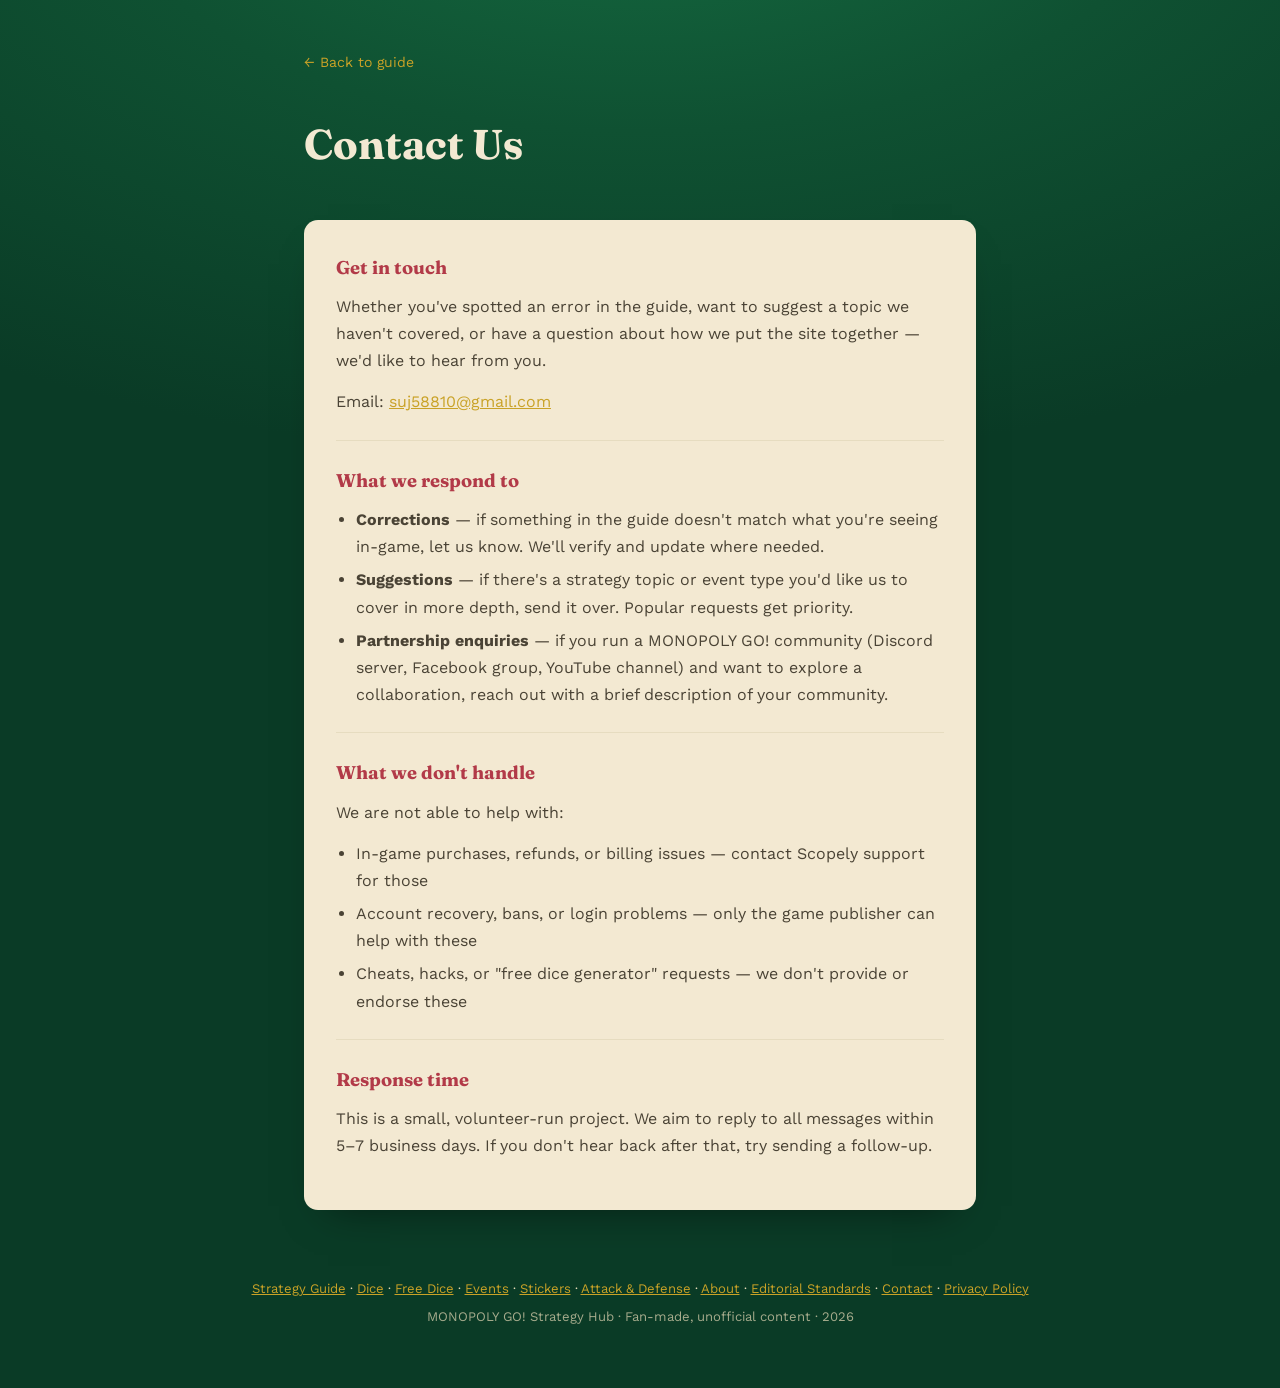
<file: contact.html>
<!DOCTYPE html>
<html lang="en">
<head>
<meta charset="UTF-8">
<meta name="viewport" content="width=device-width, initial-scale=1.0">
<title>Contact · MONOPOLY GO! Strategy Hub</title>
<meta name="description" content="Reach the MONOPOLY GO! Strategy Hub team to report an error, suggest a strategy topic, or ask a question about the guide.">
<meta name="robots" content="index, follow, max-image-preview:large, max-snippet:-1">
<link rel="canonical" href="https://mei-yi.top/contact.html">
<meta property="og:type" content="website">
<meta property="og:site_name" content="MONOPOLY GO! Strategy Hub">
<meta property="og:locale" content="en_US">
<meta property="og:title" content="Contact · MONOPOLY GO! Strategy Hub">
<meta property="og:description" content="Report an error, suggest a strategy topic, or ask a question about the guide.">
<meta property="og:url" content="https://mei-yi.top/contact.html">
<meta property="og:image" content="https://mei-yi.top/og-image.png">
<meta name="twitter:card" content="summary_large_image">
<meta name="theme-color" content="#0F5132">
<link rel="icon" href="favicon.svg" type="image/svg+xml">
<link rel="icon" sizes="32x32" href="favicon-32.png">
<link rel="apple-touch-icon" href="apple-touch-icon.png">
<link rel="preconnect" href="https://fonts.googleapis.com">
<link rel="preconnect" href="https://fonts.gstatic.com" crossorigin>
<link href="https://fonts.googleapis.com/css2?family=Fraunces:opsz,wght@9..144,500;9..144,700;9..144,900&family=Work+Sans:wght@400;500;600;700&display=swap" rel="stylesheet">
<style>
  :root{--felt:#0F5132;--felt-dark:#0A3B26;--cream:#F3E9D2;--cream-dim:#E8DBB8;--gold:#C9A227;--brick:#B23A48;--ink:#1C1810;--ink-soft:#4A4335;--maxw:720px;}
  *{box-sizing:border-box;}
  body{margin:0;background:radial-gradient(1200px 600px at 50% -10%,#156b41 0%,var(--felt) 45%,var(--felt-dark) 100%);color:var(--cream);font-family:'Work Sans',sans-serif;line-height:1.7;}
  h1,h2,h3{font-family:'Fraunces',serif;margin:0;}
  a{color:var(--gold);}
  .wrap{max-width:var(--maxw);margin:0 auto;padding:0 24px;}
  header{padding:48px 24px 24px;max-width:var(--maxw);margin:0 auto;}
  header .eyebrow{font-size:.78rem;font-weight:700;letter-spacing:.12em;text-transform:uppercase;color:var(--gold);}
  header h1{font-size:clamp(2rem,4vw,2.6rem);margin:10px 0 16px;}
  .back{display:inline-block;margin-bottom:24px;font-size:.88rem;text-decoration:none;}
  .panel{background:var(--cream);color:var(--ink);border-radius:14px;padding:32px 32px 36px;margin-bottom:36px;box-shadow:0 20px 40px -24px rgba(0,0,0,.55);}
  .panel h2{font-size:1.15rem;margin-bottom:10px;color:var(--brick);}
  .panel p{margin:0 0 14px;color:var(--ink-soft);}
  .panel ul{margin:0 0 14px;padding-left:20px;color:var(--ink-soft);}
  .panel li{margin-bottom:6px;}
  .divider{border:none;border-top:1px solid #e6dcc0;margin:24px 0;}
  footer{text-align:center;padding:32px 24px 60px;color:var(--cream-dim);font-size:.82rem;}
</style>
</head>
<body>
<header>
  <a href="index.html" class="back">← Back to guide</a>
  <h1>Contact Us</h1>
</header>
<div class="wrap">
  <div class="panel">
    <h2>Get in touch</h2>
    <p>Whether you've spotted an error in the guide, want to suggest a topic we haven't covered, or have a question about how we put the site together — we'd like to hear from you.</p>
    <p>Email: <a href="mailto:suj58810@gmail.com">suj58810@gmail.com</a></p>

    <hr class="divider">

    <h2>What we respond to</h2>
    <ul>
      <li><strong>Corrections</strong> — if something in the guide doesn't match what you're seeing in-game, let us know. We'll verify and update where needed.</li>
      <li><strong>Suggestions</strong> — if there's a strategy topic or event type you'd like us to cover in more depth, send it over. Popular requests get priority.</li>
      <li><strong>Partnership enquiries</strong> — if you run a MONOPOLY GO! community (Discord server, Facebook group, YouTube channel) and want to explore a collaboration, reach out with a brief description of your community.</li>
    </ul>

    <hr class="divider">

    <h2>What we don't handle</h2>
    <p>We are not able to help with:</p>
    <ul>
      <li>In-game purchases, refunds, or billing issues — contact Scopely support for those</li>
      <li>Account recovery, bans, or login problems — only the game publisher can help with these</li>
      <li>Cheats, hacks, or "free dice generator" requests — we don't provide or endorse these</li>
    </ul>

    <hr class="divider">

    <h2>Response time</h2>
    <p>This is a small, volunteer-run project. We aim to reply to all messages within 5–7 business days. If you don't hear back after that, try sending a follow-up.</p>
  </div>
</div>
<footer>
  <div><a href="index.html">Strategy Guide</a> · <a href="dice-strategy.html">Dice</a> · <a href="free-dice.html">Free Dice</a> · <a href="events-guide.html">Events</a> · <a href="stickers-trading.html">Stickers</a> · <a href="attack-defense.html">Attack &amp; Defense</a> · <a href="about.html">About</a> · <a href="editorial-standards.html">Editorial Standards</a> · <a href="contact.html">Contact</a> · <a href="privacy-policy.html">Privacy Policy</a></div>
  <div style="margin-top:6px;opacity:.7;">MONOPOLY GO! Strategy Hub · Fan-made, unofficial content · 2026</div>
</footer>
</body>
</html>
</file>
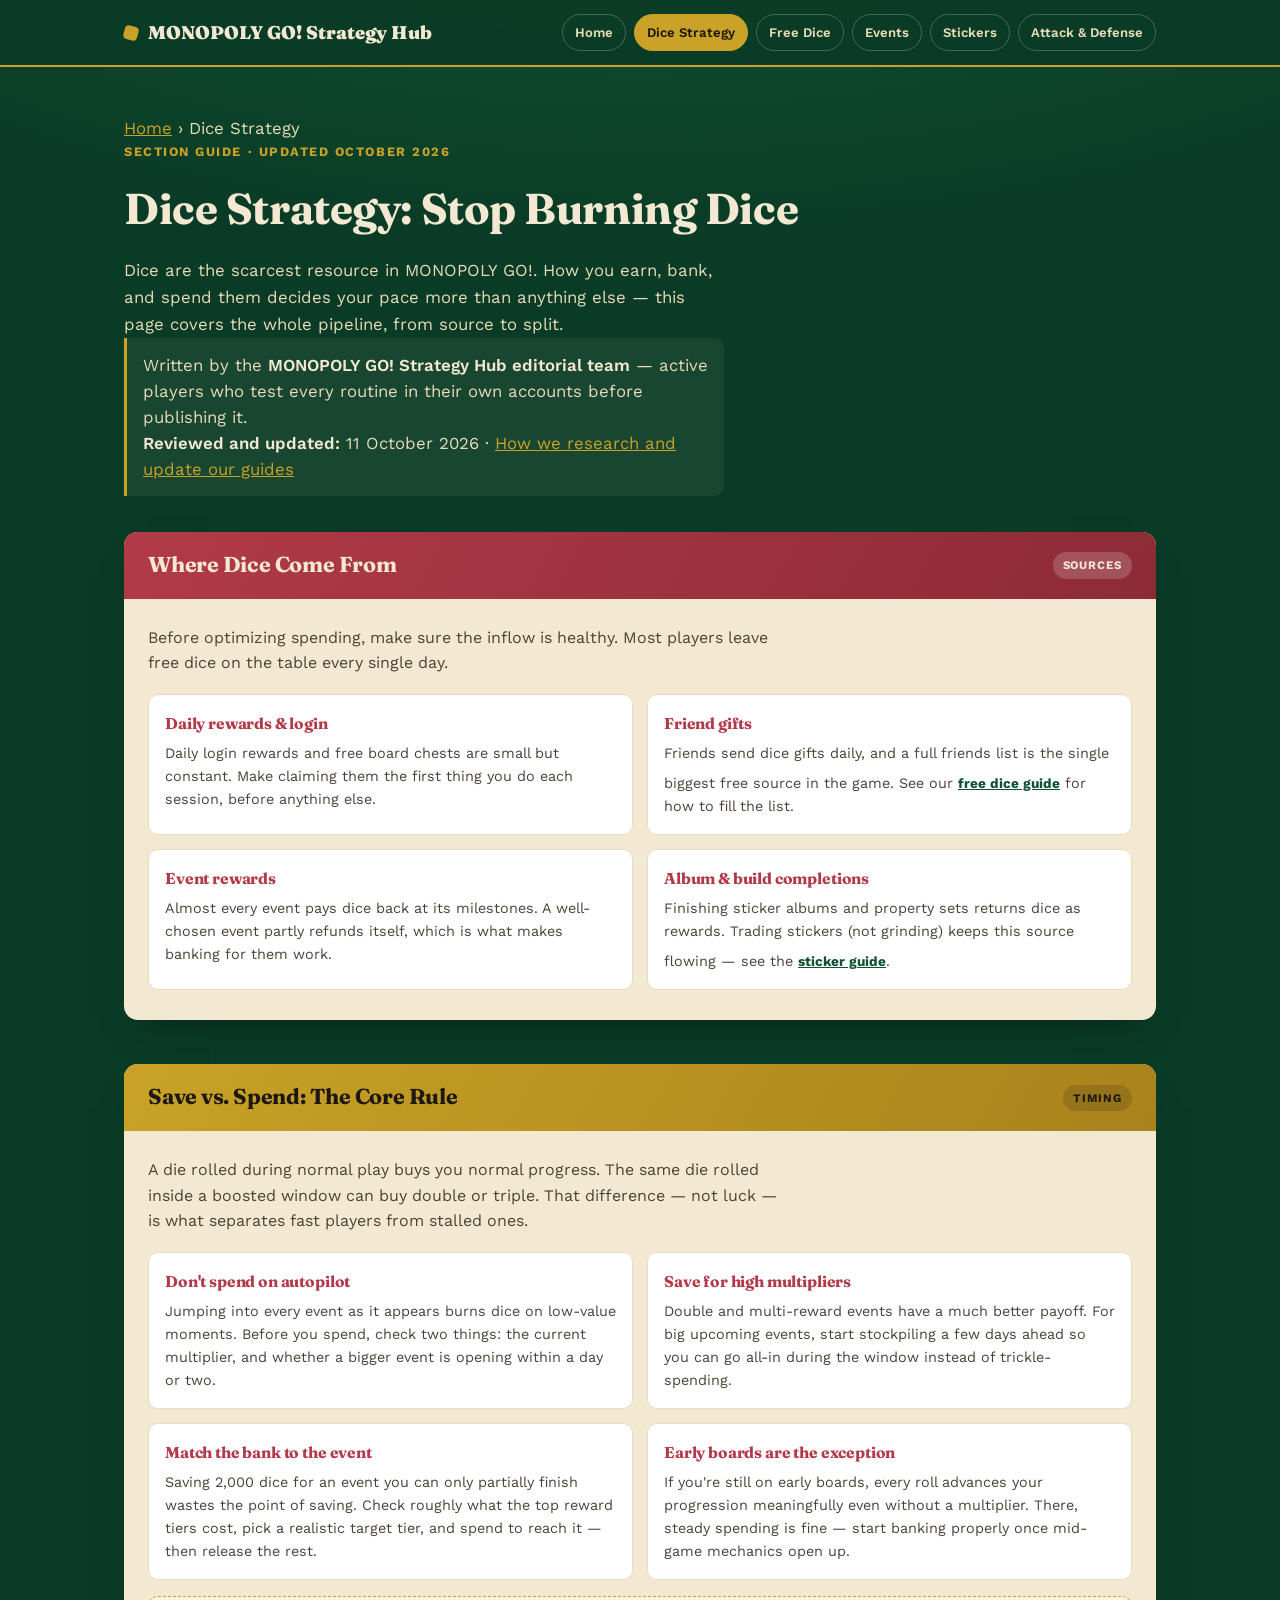
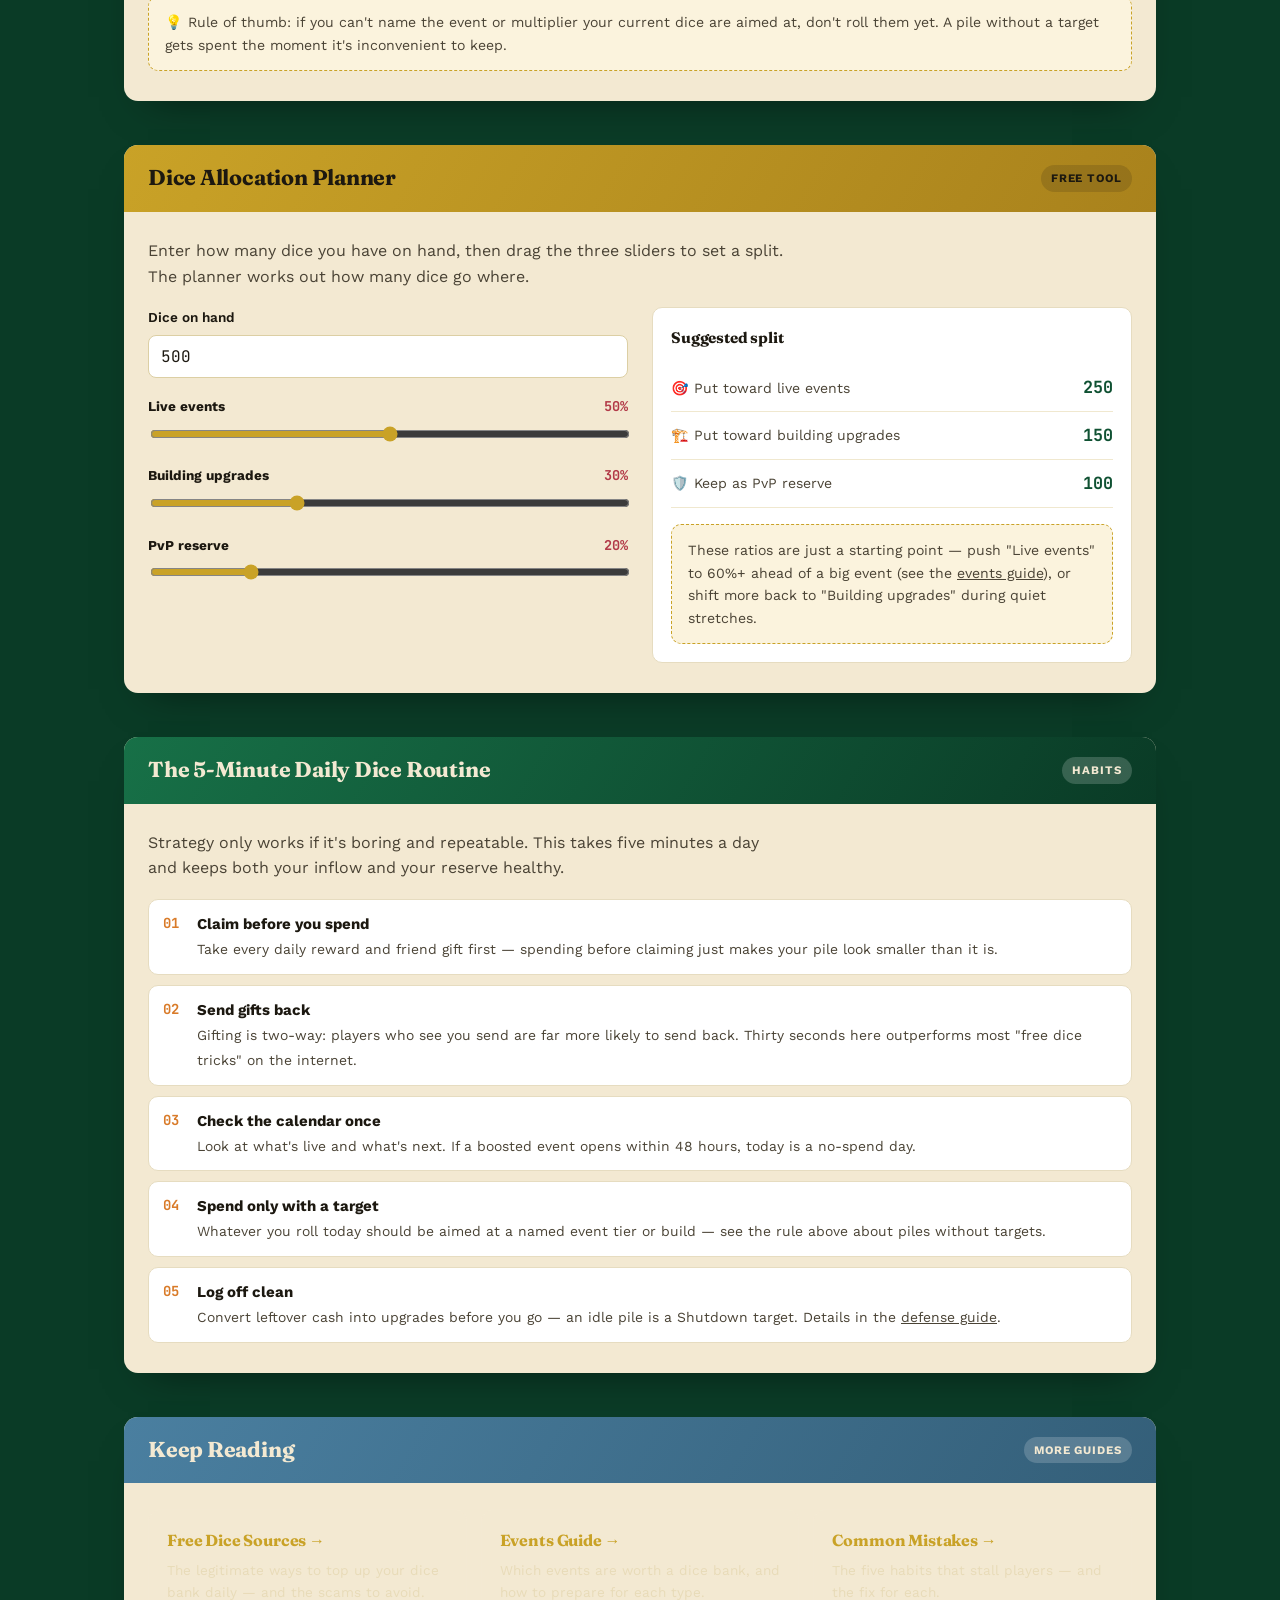
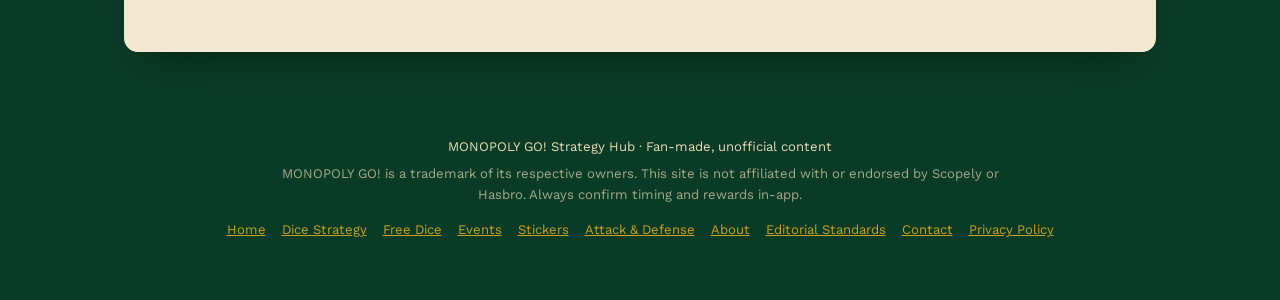
<file: dice-strategy.html>
<!DOCTYPE html>
<html lang="en">
<head>
<meta charset="UTF-8">
<meta name="viewport" content="width=device-width, initial-scale=1.0">
<title>Dice Strategy: When to Save &amp; Spend Dice · MONOPOLY GO! Guide</title>
<meta name="description" content="How to bank dice for multiplier windows, where free dice actually come from, a free dice allocation planner, and the daily habits that keep your progression moving in MONOPOLY GO!.">
<meta name="robots" content="index, follow, max-image-preview:large, max-snippet:-1">
<link rel="canonical" href="https://mei-yi.top/dice-strategy.html">
<meta property="og:type" content="article">
<meta property="og:site_name" content="MONOPOLY GO! Strategy Hub">
<meta property="og:locale" content="en_US">
<meta property="og:title" content="MONOPOLY GO! Dice Strategy: When to Save &amp; Spend">
<meta property="og:description" content="Bank dice for multiplier windows, stop spending on autopilot, and split your reserve with our free dice planner.">
<meta property="og:url" content="https://mei-yi.top/dice-strategy.html">
<meta property="og:image" content="https://mei-yi.top/og-image.png">
<meta property="article:published_time" content="2026-08-07T00:00:00+00:00">
<meta property="article:modified_time" content="2026-10-11T00:00:00+00:00">
<meta name="twitter:card" content="summary_large_image">
<meta name="twitter:title" content="MONOPOLY GO! Dice Strategy: When to Save &amp; Spend">
<meta name="twitter:description" content="Multiplier windows, dice sources, and a free allocation planner — the complete dice guide.">
<meta name="twitter:image" content="https://mei-yi.top/og-image.png">
<meta name="theme-color" content="#0F5132">
<link rel="icon" href="favicon.svg" type="image/svg+xml">
<link rel="icon" sizes="32x32" href="favicon-32.png">
<link rel="apple-touch-icon" href="apple-touch-icon.png">
<link rel="sitemap" type="application/xml" href="sitemap.xml">
<script async src="https://pagead2.googlesyndication.com/pagead/js/adsbygoogle.js?client=ca-pub-4440141071779397"
     crossorigin="anonymous"></script>
<script async src="https://www.googletagmanager.com/gtag/js?id=G-V0QJ3PMN8P"></script>
<script>
  window.dataLayer = window.dataLayer || [];
  function gtag(){dataLayer.push(arguments);}
  gtag('js', new Date());

  gtag('config', 'G-V0QJ3PMN8P');
</script>
<link rel="preconnect" href="https://fonts.googleapis.com">
<link rel="preconnect" href="https://fonts.gstatic.com" crossorigin>
<link href="https://fonts.googleapis.com/css2?family=Fraunces:opsz,wght@9..144,500;9..144,700;9..144,900&family=Work+Sans:wght@400;500;600;700&family=JetBrains+Mono:wght@500;700&display=swap" rel="stylesheet">
<link rel="stylesheet" href="style.css">
<noscript><style>.section-panel{opacity:1;transform:none;}</style></noscript>
<script type="application/ld+json">
{
  "@context": "https://schema.org",
  "@type": "Article",
  "headline": "MONOPOLY GO! Dice Strategy: When to Save & Spend Your Dice",
  "description": "How to bank dice for multiplier windows, where dice come from, and how to split a reserve across live events, building upgrades, and PvP.",
  "image": "https://mei-yi.top/og-image.png",
  "author": {"@type": "Organization", "name": "MONOPOLY GO! Strategy Hub", "url": "https://mei-yi.top/"},
  "publisher": {"@type": "Organization", "name": "MONOPOLY GO! Strategy Hub", "logo": {"@type": "ImageObject", "url": "https://mei-yi.top/apple-touch-icon.png"}},
  "datePublished": "2026-08-07",
  "dateModified": "2026-10-11",
  "mainEntityOfPage": "https://mei-yi.top/dice-strategy.html"
}
</script>
<script type="application/ld+json">
{
  "@context": "https://schema.org",
  "@type": "BreadcrumbList",
  "itemListElement": [
    {"@type": "ListItem", "position": 1, "name": "Home", "item": "https://mei-yi.top/"},
    {"@type": "ListItem", "position": 2, "name": "Dice Strategy", "item": "https://mei-yi.top/dice-strategy.html"}
  ]
}
</script>
</head>
<body>

<header class="nav">
  <div class="nav-inner">
    <a class="brand" href="index.html"><span class="dot"></span>MONOPOLY GO! Strategy Hub</a>
    <nav class="pills" aria-label="Site sections">
      <a href="index.html">Home</a>
      <a href="dice-strategy.html" class="active">Dice Strategy</a>
      <a href="free-dice.html">Free Dice</a>
      <a href="events-guide.html">Events</a>
      <a href="stickers-trading.html">Stickers</a>
      <a href="attack-defense.html">Attack &amp; Defense</a>
    </nav>
  </div>
</header>

<div class="page-hero">
  <p class="crumbs"><a href="index.html">Home</a> › <span>Dice Strategy</span></p>
  <div class="eyebrow">Section guide · Updated October 2026</div>
  <h1>Dice Strategy: Stop Burning Dice</h1>
  <p>Dice are the scarcest resource in MONOPOLY GO!. How you earn, bank, and spend them decides your pace more than anything else — this page covers the whole pipeline, from source to split.</p>
  <p class="byline">Written by the <strong>MONOPOLY GO! Strategy Hub editorial team</strong> — active players who test every routine in their own accounts before publishing it.
    <br><strong>Reviewed and updated:</strong> 11 October 2026 · <a href="editorial-standards.html">How we research and update our guides</a></p>
</div>

<!-- Where dice come from -->
<section class="card-section" id="sources">
  <div class="section-panel">
    <div class="band band-brick">
      <h2>Where Dice Come From</h2>
      <span class="tag">Sources</span>
    </div>
    <div class="panel-body">
      <p class="lead">Before optimizing spending, make sure the inflow is healthy. Most players leave free dice on the table every single day.</p>
      <div class="tip-grid">
        <div class="tip-card">
          <h3>Daily rewards &amp; login</h3>
          <p>Daily login rewards and free board chests are small but constant. Make claiming them the first thing you do each session, before anything else.</p>
        </div>
        <div class="tip-card">
          <h3>Friend gifts</h3>
          <p>Friends send dice gifts daily, and a full friends list is the single biggest free source in the game. See our <a class="more" href="free-dice.html">free dice guide</a> for how to fill the list.</p>
        </div>
        <div class="tip-card">
          <h3>Event rewards</h3>
          <p>Almost every event pays dice back at its milestones. A well-chosen event partly refunds itself, which is what makes banking for them work.</p>
        </div>
        <div class="tip-card">
          <h3>Album &amp; build completions</h3>
          <p>Finishing sticker albums and property sets returns dice as rewards. Trading stickers (not grinding) keeps this source flowing — see the <a class="more" href="stickers-trading.html">sticker guide</a>.</p>
        </div>
      </div>
    </div>
  </div>
</section>

<!-- Save vs spend -->
<section class="card-section" id="save">
  <div class="section-panel">
    <div class="band band-gold">
      <h2>Save vs. Spend: The Core Rule</h2>
      <span class="tag">Timing</span>
    </div>
    <div class="panel-body">
      <p class="lead">A die rolled during normal play buys you normal progress. The same die rolled inside a boosted window can buy double or triple. That difference — not luck — is what separates fast players from stalled ones.</p>
      <div class="tip-grid">
        <div class="tip-card">
          <h3>Don't spend on autopilot</h3>
          <p>Jumping into every event as it appears burns dice on low-value moments. Before you spend, check two things: the current multiplier, and whether a bigger event is opening within a day or two.</p>
        </div>
        <div class="tip-card">
          <h3>Save for high multipliers</h3>
          <p>Double and multi-reward events have a much better payoff. For big upcoming events, start stockpiling a few days ahead so you can go all-in during the window instead of trickle-spending.</p>
        </div>
        <div class="tip-card">
          <h3>Match the bank to the event</h3>
          <p>Saving 2,000 dice for an event you can only partially finish wastes the point of saving. Check roughly what the top reward tiers cost, pick a realistic target tier, and spend to reach it — then release the rest.</p>
        </div>
        <div class="tip-card">
          <h3>Early boards are the exception</h3>
          <p>If you're still on early boards, every roll advances your progression meaningfully even without a multiplier. There, steady spending is fine — start banking properly once mid-game mechanics open up.</p>
        </div>
      </div>
      <div class="callout">💡 Rule of thumb: if you can't name the event or multiplier your current dice are aimed at, don't roll them yet. A pile without a target gets spent the moment it's inconvenient to keep.</div>
    </div>
  </div>
</section>

<!-- Planner -->
<section class="card-section" id="planner">
  <div class="section-panel">
    <div class="band band-gold">
      <h2>Dice Allocation Planner</h2>
      <span class="tag">Free Tool</span>
    </div>
    <div class="panel-body">
      <p class="lead">Enter how many dice you have on hand, then drag the three sliders to set a split. The planner works out how many dice go where.</p>
      <div class="calc-grid">
        <div class="calc-input">
          <label for="totalDice">Dice on hand</label>
          <input type="number" id="totalDice" value="500" min="0" step="10">

          <div class="slider-row">
            <div class="slider-head"><strong>Live events</strong><span id="evPct">50%</span></div>
            <input type="range" id="evSlider" min="0" max="100" value="50">
          </div>
          <div class="slider-row">
            <div class="slider-head"><strong>Building upgrades</strong><span id="buPct">30%</span></div>
            <input type="range" id="buSlider" min="0" max="100" value="30">
          </div>
          <div class="slider-row">
            <div class="slider-head"><strong>PvP reserve</strong><span id="pvPct">20%</span></div>
            <input type="range" id="pvSlider" min="0" max="100" value="20">
          </div>
          <div class="calc-total-warn" id="calcWarn"></div>
        </div>

        <div class="calc-output">
          <h3>Suggested split</h3>
          <div class="out-row"><span class="out-label">🎯 Put toward live events</span><span class="out-val" id="outEvent">0</span></div>
          <div class="out-row"><span class="out-label">🏗️ Put toward building upgrades</span><span class="out-val" id="outBuild">0</span></div>
          <div class="out-row"><span class="out-label">🛡️ Keep as PvP reserve</span><span class="out-val" id="outPvp">0</span></div>
          <div class="callout" style="margin-top:16px;">These ratios are just a starting point — push "Live events" to 60%+ ahead of a big event (see the <a href="events-guide.html">events guide</a>), or shift more back to "Building upgrades" during quiet stretches.</div>
        </div>
      </div>
    </div>
  </div>
</section>

<!-- Daily routine -->
<section class="card-section" id="routine">
  <div class="section-panel">
    <div class="band band-felt">
      <h2>The 5-Minute Daily Dice Routine</h2>
      <span class="tag">Habits</span>
    </div>
    <div class="panel-body">
      <p class="lead">Strategy only works if it's boring and repeatable. This takes five minutes a day and keeps both your inflow and your reserve healthy.</p>
      <ol class="order-list">
        <li>
          <span class="num">01</span>
          <div><strong>Claim before you spend</strong><span>Take every daily reward and friend gift first — spending before claiming just makes your pile look smaller than it is.</span></div>
        </li>
        <li>
          <span class="num">02</span>
          <div><strong>Send gifts back</strong><span>Gifting is two-way: players who see you send are far more likely to send back. Thirty seconds here outperforms most "free dice tricks" on the internet.</span></div>
        </li>
        <li>
          <span class="num">03</span>
          <div><strong>Check the calendar once</strong><span>Look at what's live and what's next. If a boosted event opens within 48 hours, today is a no-spend day.</span></div>
        </li>
        <li>
          <span class="num">04</span>
          <div><strong>Spend only with a target</strong><span>Whatever you roll today should be aimed at a named event tier or build — see the rule above about piles without targets.</span></div>
        </li>
        <li>
          <span class="num">05</span>
          <div><strong>Log off clean</strong><span>Convert leftover cash into upgrades before you go — an idle pile is a Shutdown target. Details in the <a href="attack-defense.html">defense guide</a>.</span></div>
        </li>
      </ol>
    </div>
  </div>
</section>

<!-- Related -->
<section class="card-section" id="more">
  <div class="section-panel">
    <div class="band band-sky">
      <h2>Keep Reading</h2>
      <span class="tag">More Guides</span>
    </div>
    <div class="panel-body">
      <div class="related-grid">
        <a class="related-card" href="free-dice.html">
          <h3>Free Dice Sources →</h3>
          <p>The legitimate ways to top up your dice bank daily — and the scams to avoid.</p>
        </a>
        <a class="related-card" href="events-guide.html">
          <h3>Events Guide →</h3>
          <p>Which events are worth a dice bank, and how to prepare for each type.</p>
        </a>
        <a class="related-card" href="index.html#mistakes">
          <h3>Common Mistakes →</h3>
          <p>The five habits that stall players — and the fix for each.</p>
        </a>
      </div>
    </div>
  </div>
</section>

<footer>
  <div>MONOPOLY GO! Strategy Hub · Fan-made, unofficial content</div>
  <div class="fnote">MONOPOLY GO! is a trademark of its respective owners. This site is not affiliated with or endorsed by Scopely or Hasbro. Always confirm timing and rewards in-app.</div>
  <div class="flinks">
    <a href="index.html">Home</a>
    <a href="dice-strategy.html">Dice Strategy</a>
    <a href="free-dice.html">Free Dice</a>
    <a href="events-guide.html">Events</a>
    <a href="stickers-trading.html">Stickers</a>
    <a href="attack-defense.html">Attack &amp; Defense</a>
    <a href="about.html">About</a>
    <a href="editorial-standards.html">Editorial Standards</a>
    <a href="contact.html">Contact</a>
    <a href="privacy-policy.html">Privacy Policy</a>
  </div>
</footer>

<script src="main.js"></script>

</body>
</html>
</file>
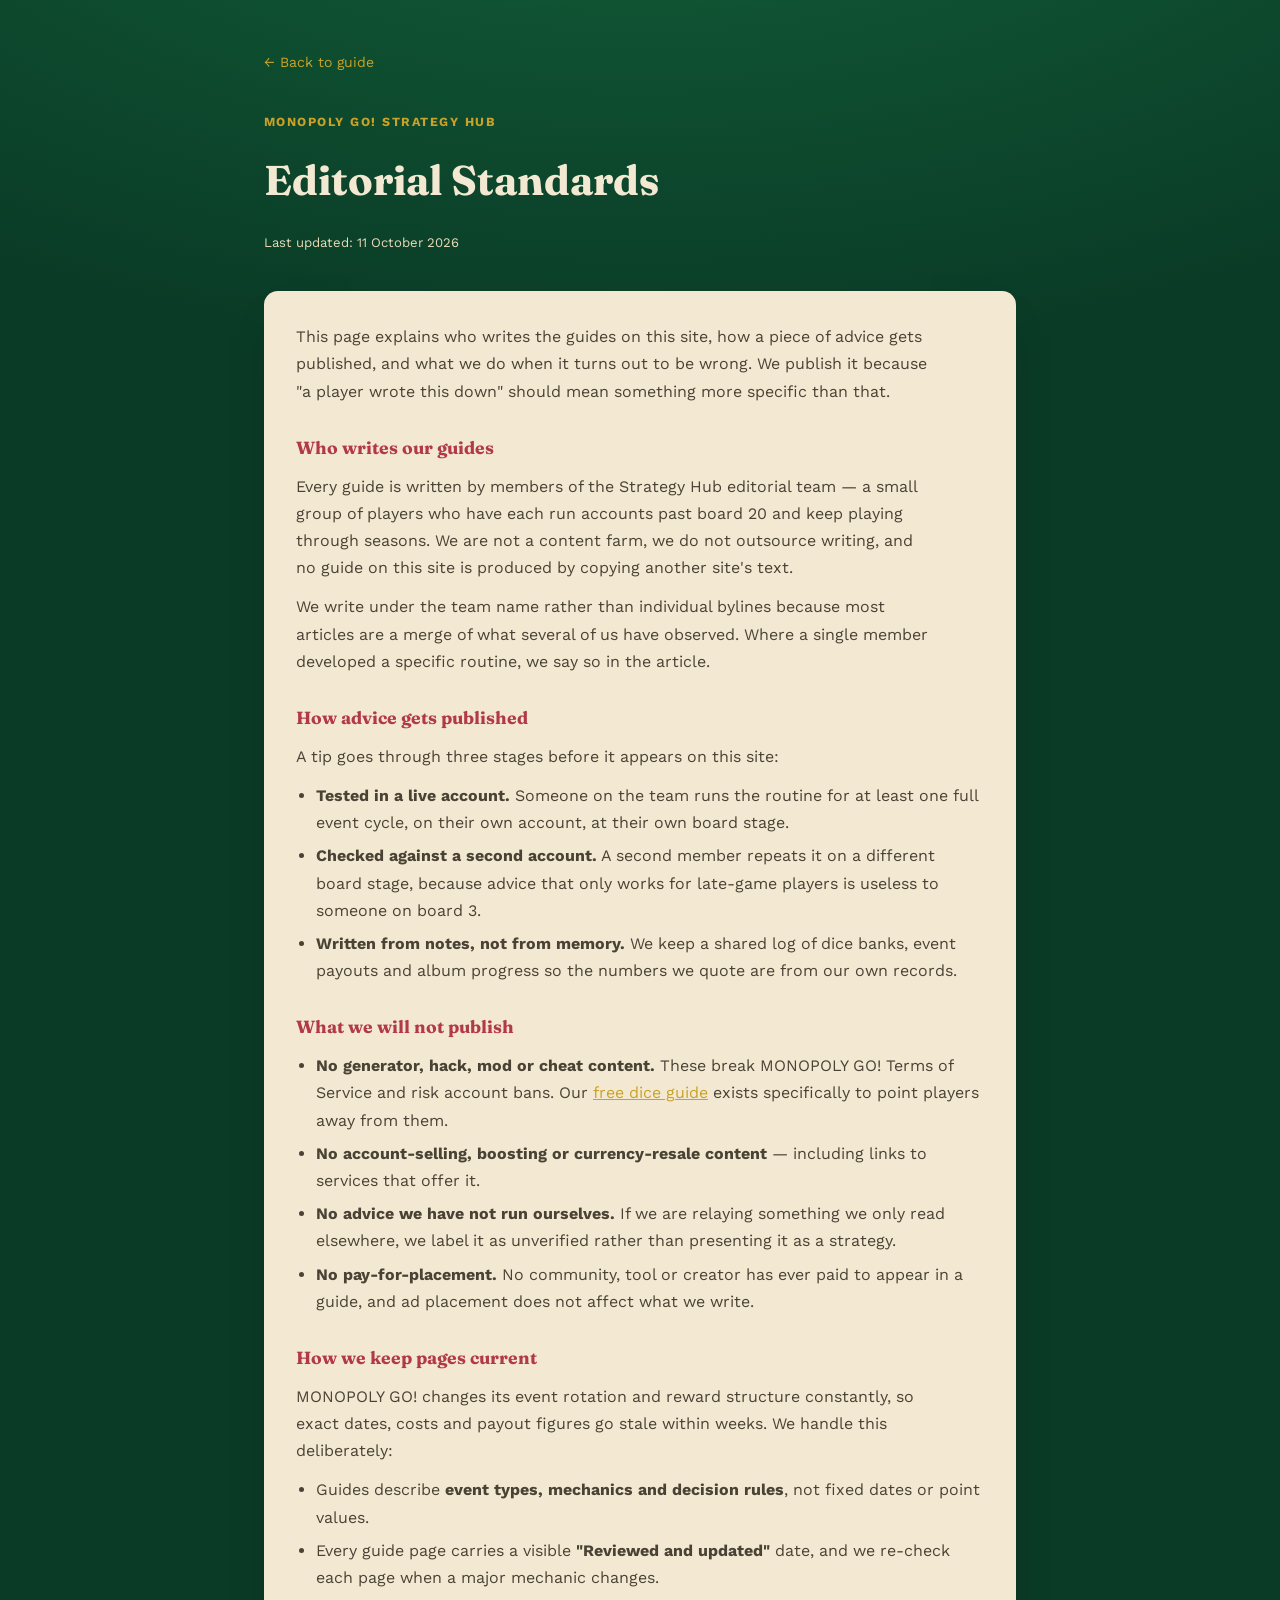
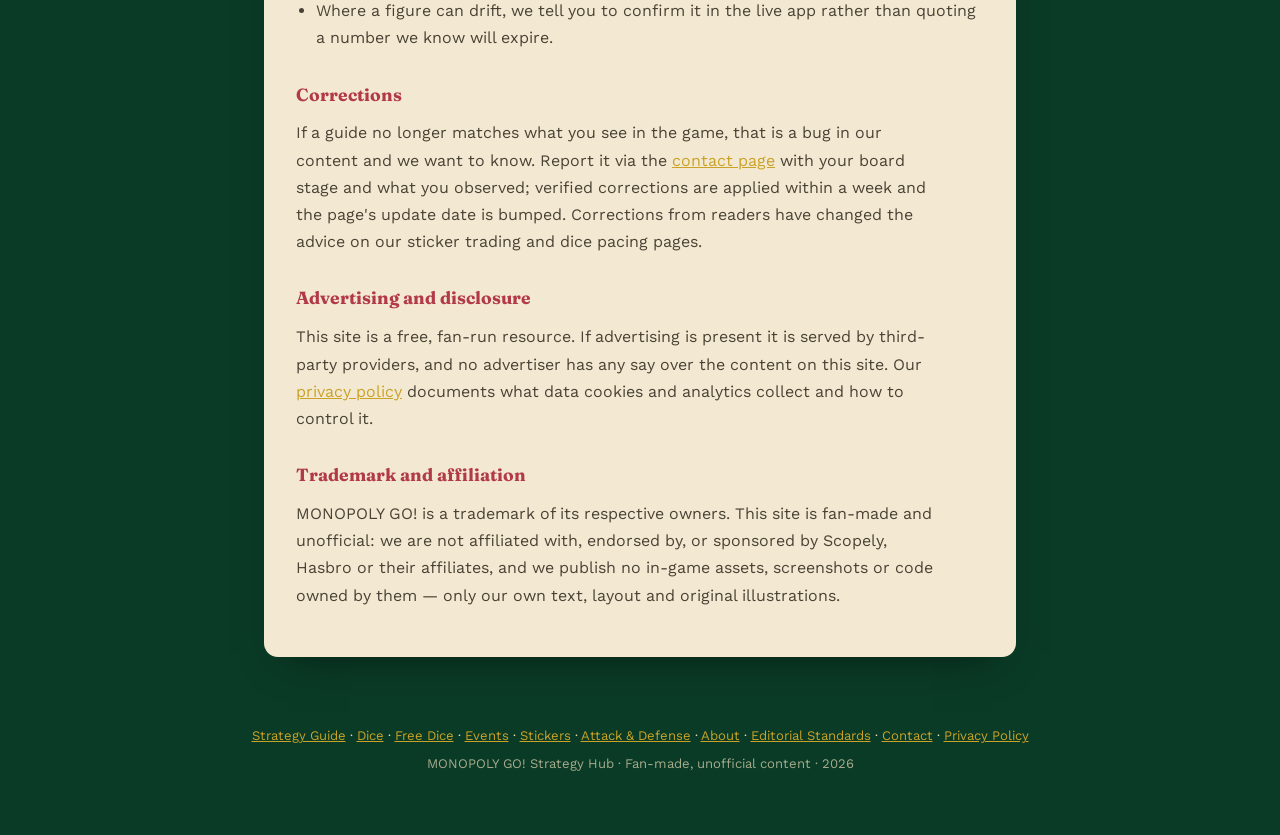
<file: editorial-standards.html>
<!DOCTYPE html>
<html lang="en">
<head>
<meta charset="UTF-8">
<meta name="viewport" content="width=device-width, initial-scale=1.0">
<title>Editorial Standards · MONOPOLY GO! Strategy Hub</title>
<meta name="description" content="How MONOPOLY GO! Strategy Hub guides are written, tested, reviewed and updated — who writes them, what we won't publish, and how corrections are handled.">
<meta name="robots" content="index, follow, max-image-preview:large, max-snippet:-1">
<link rel="canonical" href="https://mei-yi.top/editorial-standards.html">
<meta property="og:type" content="website">
<meta property="og:site_name" content="MONOPOLY GO! Strategy Hub">
<meta property="og:locale" content="en_US">
<meta property="og:title" content="Editorial Standards · MONOPOLY GO! Strategy Hub">
<meta property="og:description" content="Who writes our guides, how we test them in live accounts, and how we handle updates and corrections.">
<meta property="og:url" content="https://mei-yi.top/editorial-standards.html">
<meta property="og:image" content="https://mei-yi.top/og-image.png">
<meta name="twitter:card" content="summary_large_image">
<meta name="theme-color" content="#0F5132">
<link rel="icon" href="favicon.svg" type="image/svg+xml">
<link rel="icon" sizes="32x32" href="favicon-32.png">
<link rel="apple-touch-icon" href="apple-touch-icon.png">
<link rel="preconnect" href="https://fonts.googleapis.com">
<link rel="preconnect" href="https://fonts.gstatic.com" crossorigin>
<link href="https://fonts.googleapis.com/css2?family=Fraunces:opsz,wght@9..144,500;9..144,700;9..144,900&family=Work+Sans:wght@400;500;600;700&family=JetBrains+Mono:wght@500;700&display=swap" rel="stylesheet">
<style>
  :root{--felt:#0F5132;--felt-dark:#0A3B26;--cream:#F3E9D2;--cream-dim:#E8DBB8;--gold:#C9A227;--brick:#B23A48;--ink:#1C1810;--ink-soft:#4A4335;--maxw:800px;}
  *{box-sizing:border-box;}
  body{margin:0;background:radial-gradient(1200px 600px at 50% -10%,#156b41 0%,var(--felt) 45%,var(--felt-dark) 100%);color:var(--cream);font-family:'Work Sans',sans-serif;line-height:1.7;}
  h1,h2,h3{font-family:'Fraunces',serif;margin:0;}
  a{color:var(--gold);}
  .wrap{max-width:var(--maxw);margin:0 auto;padding:0 24px;}
  header{padding:48px 24px 24px;max-width:var(--maxw);margin:0 auto;}
  header .eyebrow{font-size:.78rem;font-weight:700;letter-spacing:.12em;text-transform:uppercase;color:var(--gold);}
  header h1{font-size:clamp(2rem,4vw,2.6rem);margin:10px 0 16px;}
  .updated{font-size:.82rem;color:var(--cream-dim);}
  .back{display:inline-block;margin-bottom:24px;font-size:.88rem;text-decoration:none;}
  .panel{background:var(--cream);color:var(--ink);border-radius:14px;padding:32px 32px 36px;margin-bottom:36px;box-shadow:0 20px 40px -24px rgba(0,0,0,.55);}
  .panel h2{font-size:1.1rem;margin:28px 0 10px;color:var(--brick);}
  .panel h2:first-child{margin-top:0;}
  .panel p{margin:0 0 12px;color:var(--ink-soft);max-width:64ch;}
  .panel ul{margin:0 0 12px;padding-left:20px;color:var(--ink-soft);}
  .panel li{margin-bottom:6px;}
  footer{text-align:center;padding:32px 24px 60px;color:var(--cream-dim);font-size:.82rem;}
</style>
</head>
<body>
<header>
  <a href="index.html" class="back">← Back to guide</a>
  <p class="eyebrow">MONOPOLY GO! Strategy Hub</p>
  <h1>Editorial Standards</h1>
  <p class="updated">Last updated: 11 October 2026</p>
</header>
<div class="wrap">
  <div class="panel">
    <p>This page explains who writes the guides on this site, how a piece of advice gets published, and what we do when it turns out to be wrong. We publish it because "a player wrote this down" should mean something more specific than that.</p>

    <h2>Who writes our guides</h2>
    <p>Every guide is written by members of the Strategy Hub editorial team — a small group of players who have each run accounts past board 20 and keep playing through seasons. We are not a content farm, we do not outsource writing, and no guide on this site is produced by copying another site's text.</p>
    <p>We write under the team name rather than individual bylines because most articles are a merge of what several of us have observed. Where a single member developed a specific routine, we say so in the article.</p>

    <h2>How advice gets published</h2>
    <p>A tip goes through three stages before it appears on this site:</p>
    <ul>
      <li><strong>Tested in a live account.</strong> Someone on the team runs the routine for at least one full event cycle, on their own account, at their own board stage.</li>
      <li><strong>Checked against a second account.</strong> A second member repeats it on a different board stage, because advice that only works for late-game players is useless to someone on board 3.</li>
      <li><strong>Written from notes, not from memory.</strong> We keep a shared log of dice banks, event payouts and album progress so the numbers we quote are from our own records.</li>
    </ul>

    <h2>What we will not publish</h2>
    <ul>
      <li><strong>No generator, hack, mod or cheat content.</strong> These break MONOPOLY GO! Terms of Service and risk account bans. Our <a href="free-dice.html">free dice guide</a> exists specifically to point players away from them.</li>
      <li><strong>No account-selling, boosting or currency-resale content</strong> — including links to services that offer it.</li>
      <li><strong>No advice we have not run ourselves.</strong> If we are relaying something we only read elsewhere, we label it as unverified rather than presenting it as a strategy.</li>
      <li><strong>No pay-for-placement.</strong> No community, tool or creator has ever paid to appear in a guide, and ad placement does not affect what we write.</li>
    </ul>

    <h2>How we keep pages current</h2>
    <p>MONOPOLY GO! changes its event rotation and reward structure constantly, so exact dates, costs and payout figures go stale within weeks. We handle this deliberately:</p>
    <ul>
      <li>Guides describe <strong>event types, mechanics and decision rules</strong>, not fixed dates or point values.</li>
      <li>Every guide page carries a visible <strong>"Reviewed and updated"</strong> date, and we re-check each page when a major mechanic changes.</li>
      <li>Where a figure can drift, we tell you to confirm it in the live app rather than quoting a number we know will expire.</li>
    </ul>

    <h2>Corrections</h2>
    <p>If a guide no longer matches what you see in the game, that is a bug in our content and we want to know. Report it via the <a href="contact.html">contact page</a> with your board stage and what you observed; verified corrections are applied within a week and the page's update date is bumped. Corrections from readers have changed the advice on our sticker trading and dice pacing pages.</p>

    <h2>Advertising and disclosure</h2>
    <p>This site is a free, fan-run resource. If advertising is present it is served by third-party providers, and no advertiser has any say over the content on this site. Our <a href="privacy-policy.html">privacy policy</a> documents what data cookies and analytics collect and how to control it.</p>

    <h2>Trademark and affiliation</h2>
    <p>MONOPOLY GO! is a trademark of its respective owners. This site is fan-made and unofficial: we are not affiliated with, endorsed by, or sponsored by Scopely, Hasbro or their affiliates, and we publish no in-game assets, screenshots or code owned by them — only our own text, layout and original illustrations.</p>
  </div>
</div>
<footer>
  <div><a href="index.html">Strategy Guide</a> · <a href="dice-strategy.html">Dice</a> · <a href="free-dice.html">Free Dice</a> · <a href="events-guide.html">Events</a> · <a href="stickers-trading.html">Stickers</a> · <a href="attack-defense.html">Attack &amp; Defense</a> · <a href="about.html">About</a> · <a href="editorial-standards.html">Editorial Standards</a> · <a href="contact.html">Contact</a> · <a href="privacy-policy.html">Privacy Policy</a></div>
  <div style="margin-top:6px;opacity:.7;">MONOPOLY GO! Strategy Hub · Fan-made, unofficial content · 2026</div>
</footer>
</body>
</html>
</file>
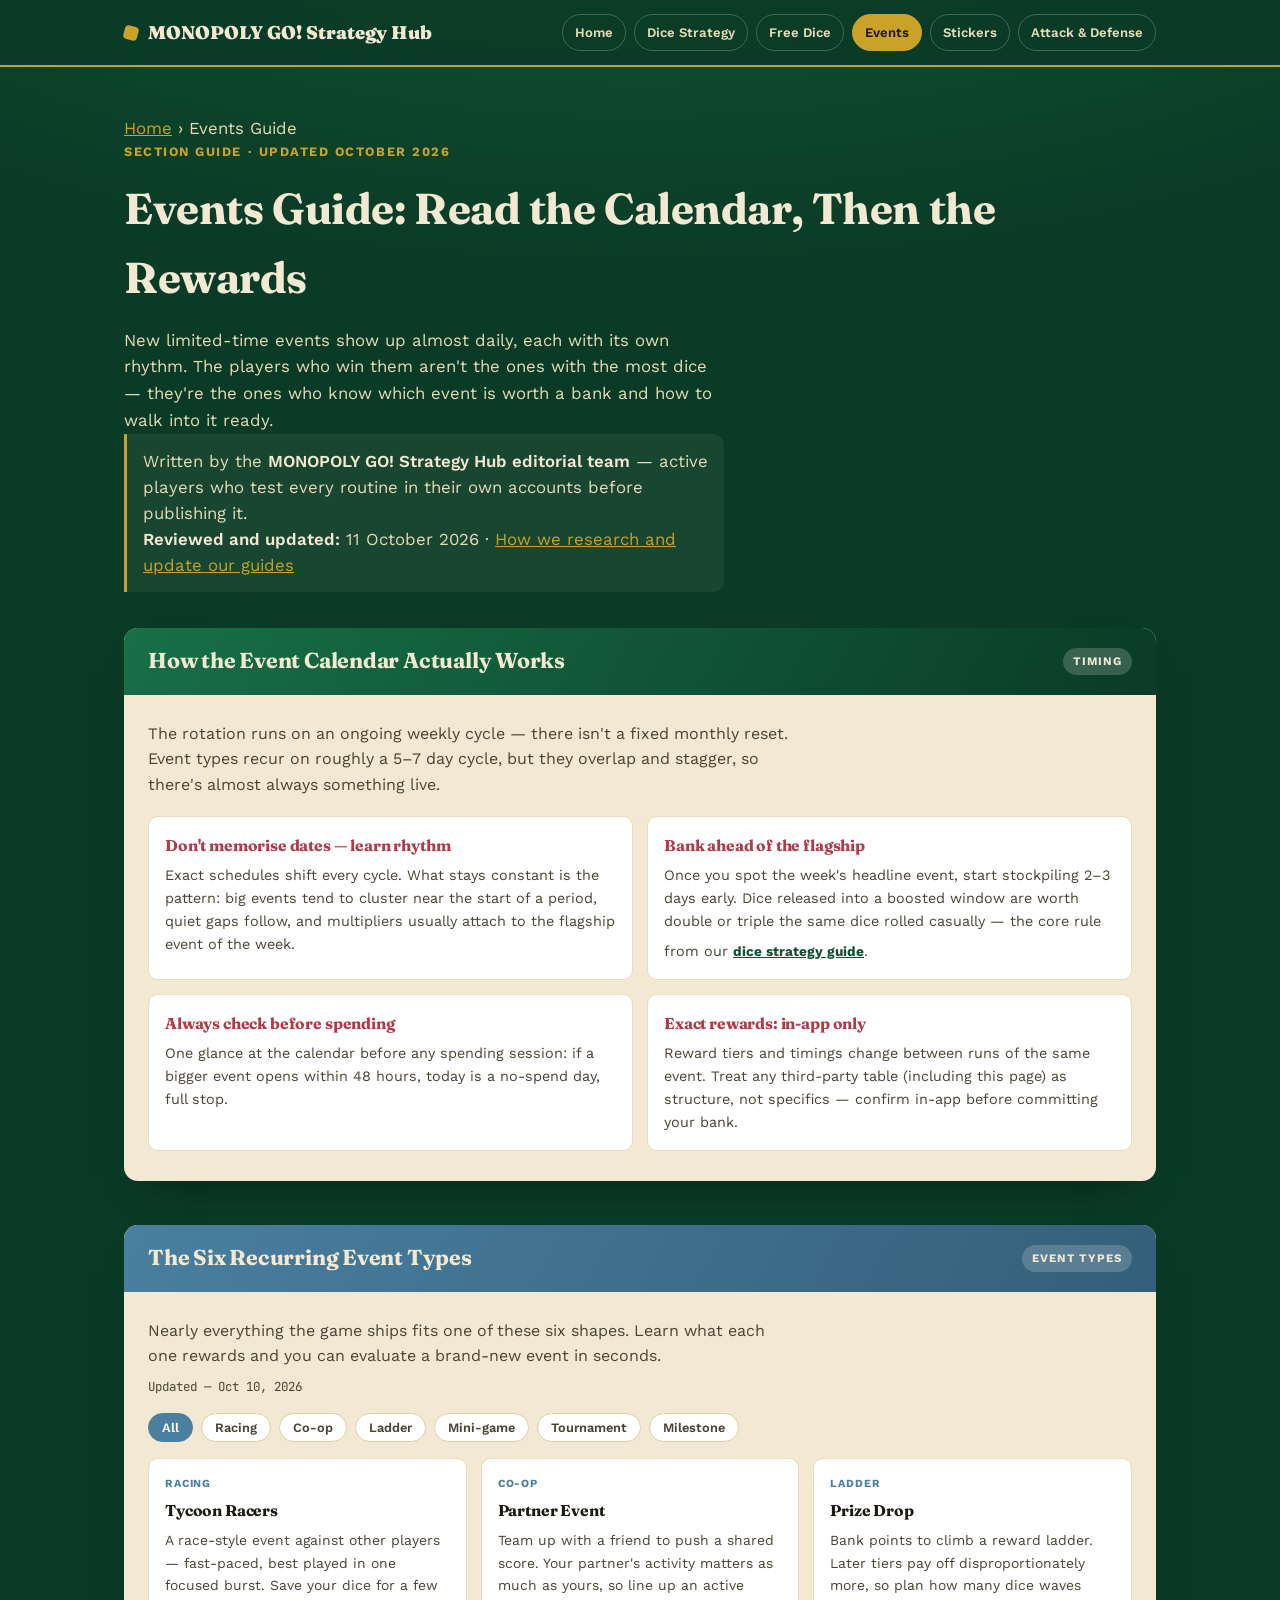
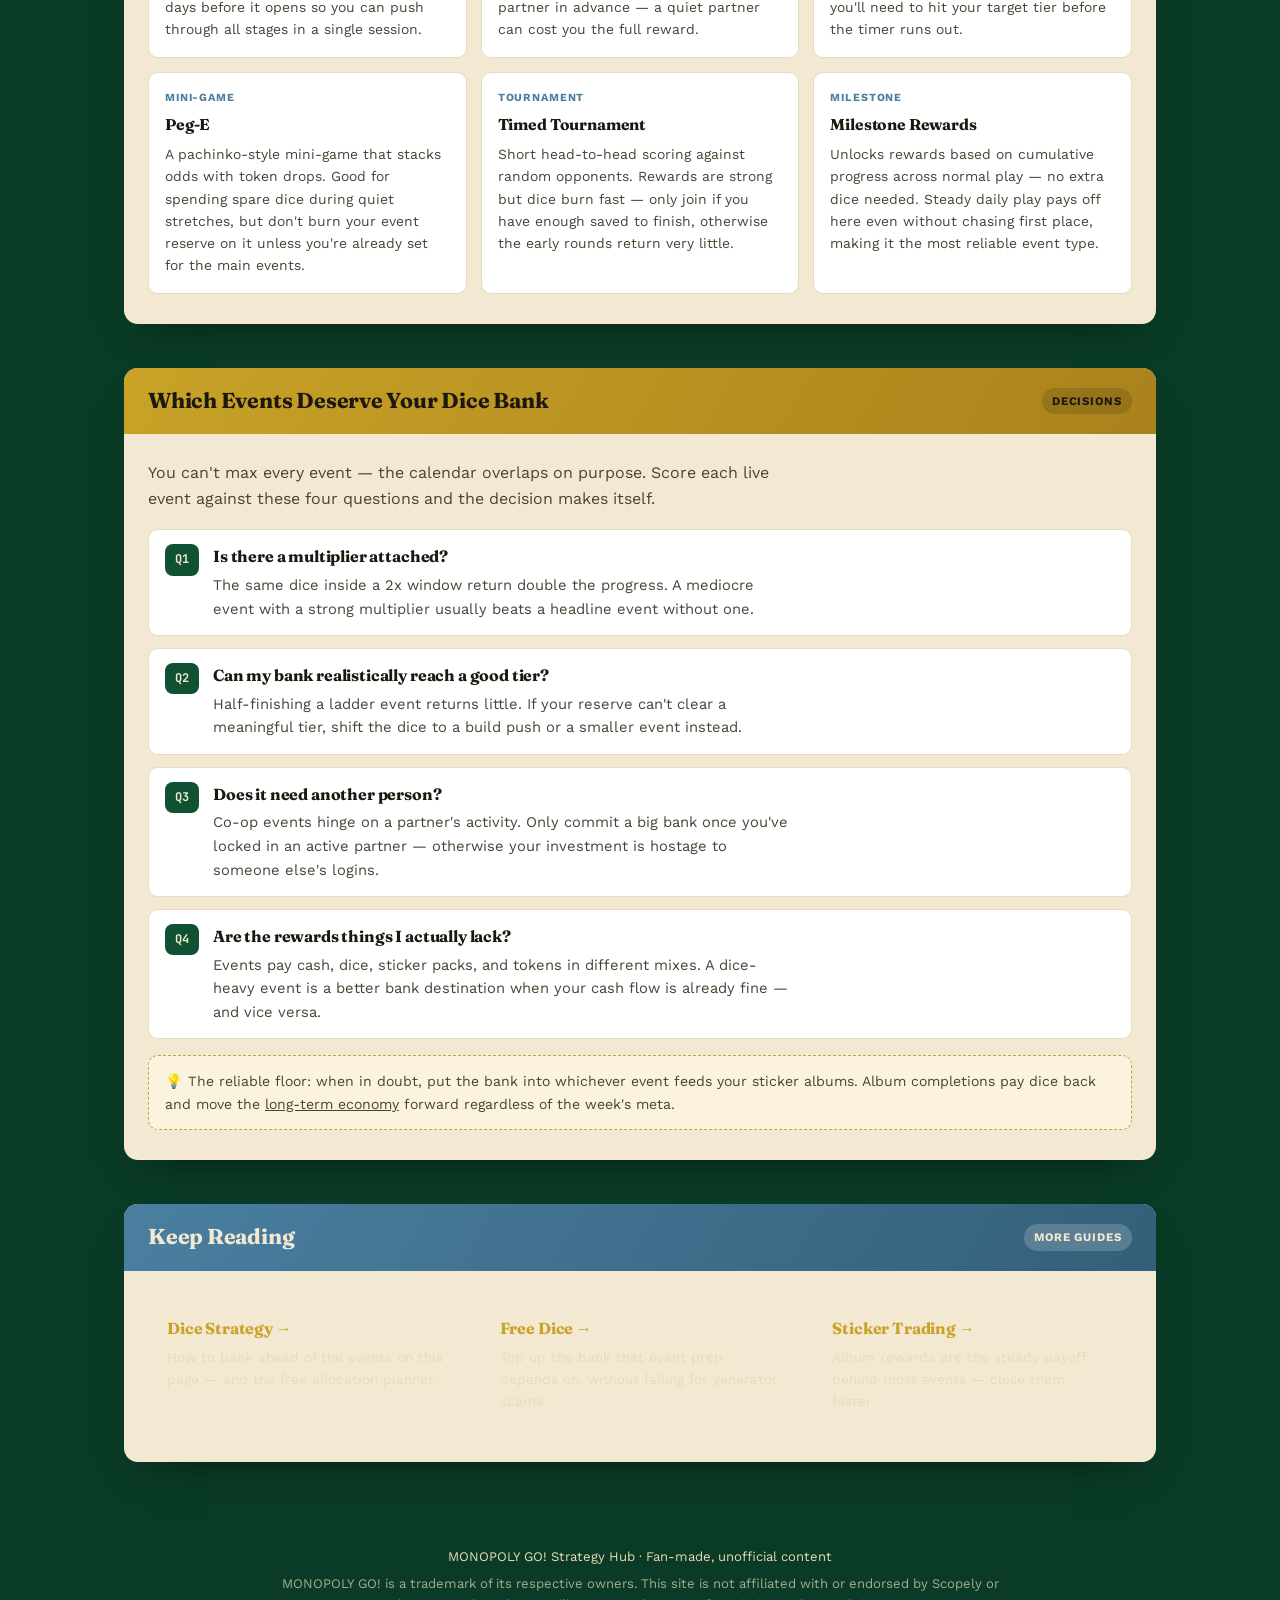
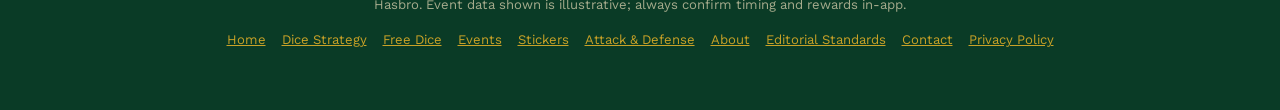
<file: events-guide.html>
<!DOCTYPE html>
<html lang="en">
<head>
<meta charset="UTF-8">
<meta name="viewport" content="width=device-width, initial-scale=1.0">
<title>MONOPOLY GO! Events Guide — Types, Timing &amp; How to Prep</title>
<meta name="description" content="Tycoon Racers, Partner Events, Prize Drop, Peg-E, tournaments and milestones: what each MONOPOLY GO! event type actually rewards, and how to prepare your dice bank before one opens.">
<meta name="robots" content="index, follow, max-image-preview:large, max-snippet:-1">
<link rel="canonical" href="https://mei-yi.top/events-guide.html">
<meta property="og:type" content="article">
<meta property="og:site_name" content="MONOPOLY GO! Strategy Hub">
<meta property="og:locale" content="en_US">
<meta property="og:title" content="MONOPOLY GO! Events Guide — Types, Timing &amp; Prep">
<meta property="og:description" content="What each event type really rewards — and how to walk into every one with the right dice bank.">
<meta property="og:url" content="https://mei-yi.top/events-guide.html">
<meta property="og:image" content="https://mei-yi.top/og-image.png">
<meta property="article:published_time" content="2026-08-07T00:00:00+00:00">
<meta property="article:modified_time" content="2026-10-11T00:00:00+00:00">
<meta name="twitter:card" content="summary_large_image">
<meta name="twitter:title" content="MONOPOLY GO! Events Guide">
<meta name="twitter:description" content="Event types explained: racing, co-op, ladder, mini-games, tournaments, milestones.">
<meta name="twitter:image" content="https://mei-yi.top/og-image.png">
<meta name="theme-color" content="#0F5132">
<link rel="icon" href="favicon.svg" type="image/svg+xml">
<link rel="icon" sizes="32x32" href="favicon-32.png">
<link rel="apple-touch-icon" href="apple-touch-icon.png">
<link rel="sitemap" type="application/xml" href="sitemap.xml">
<script async src="https://pagead2.googlesyndication.com/pagead/js/adsbygoogle.js?client=ca-pub-4440141071779397"
     crossorigin="anonymous"></script>
<script async src="https://www.googletagmanager.com/gtag/js?id=G-V0QJ3PMN8P"></script>
<script>
  window.dataLayer = window.dataLayer || [];
  function gtag(){dataLayer.push(arguments);}
  gtag('js', new Date());

  gtag('config', 'G-V0QJ3PMN8P');
</script>
<link rel="preconnect" href="https://fonts.googleapis.com">
<link rel="preconnect" href="https://fonts.gstatic.com" crossorigin>
<link href="https://fonts.googleapis.com/css2?family=Fraunces:opsz,wght@9..144,500;9..144,700;9..144,900&family=Work+Sans:wght@400;500;600;700&family=JetBrains+Mono:wght@500;700&display=swap" rel="stylesheet">
<link rel="stylesheet" href="style.css">
<noscript><style>.section-panel{opacity:1;transform:none;}</style></noscript>
<script type="application/ld+json">
{
  "@context": "https://schema.org",
  "@type": "Article",
  "headline": "MONOPOLY GO! Events Guide — Types, Timing & How to Prep",
  "description": "What each recurring MONOPOLY GO! event type rewards and how to prepare your dice reserve before it opens.",
  "image": "https://mei-yi.top/og-image.png",
  "author": {"@type": "Organization", "name": "MONOPOLY GO! Strategy Hub", "url": "https://mei-yi.top/"},
  "publisher": {"@type": "Organization", "name": "MONOPOLY GO! Strategy Hub", "logo": {"@type": "ImageObject", "url": "https://mei-yi.top/apple-touch-icon.png"}},
  "datePublished": "2026-08-07",
  "dateModified": "2026-10-11",
  "mainEntityOfPage": "https://mei-yi.top/events-guide.html"
}
</script>
<script type="application/ld+json">
{
  "@context": "https://schema.org",
  "@type": "BreadcrumbList",
  "itemListElement": [
    {"@type": "ListItem", "position": 1, "name": "Home", "item": "https://mei-yi.top/"},
    {"@type": "ListItem", "position": 2, "name": "Events Guide", "item": "https://mei-yi.top/events-guide.html"}
  ]
}
</script>
</head>
<body>

<header class="nav">
  <div class="nav-inner">
    <a class="brand" href="index.html"><span class="dot"></span>MONOPOLY GO! Strategy Hub</a>
    <nav class="pills" aria-label="Site sections">
      <a href="index.html">Home</a>
      <a href="dice-strategy.html">Dice Strategy</a>
      <a href="free-dice.html">Free Dice</a>
      <a href="events-guide.html" class="active">Events</a>
      <a href="stickers-trading.html">Stickers</a>
      <a href="attack-defense.html">Attack &amp; Defense</a>
    </nav>
  </div>
</header>

<div class="page-hero">
  <p class="crumbs"><a href="index.html">Home</a> › <span>Events Guide</span></p>
  <div class="eyebrow">Section guide · Updated October 2026</div>
  <h1>Events Guide: Read the Calendar, Then the Rewards</h1>
  <p>New limited-time events show up almost daily, each with its own rhythm. The players who win them aren't the ones with the most dice — they're the ones who know which event is worth a bank and how to walk into it ready.</p>
  <p class="byline">Written by the <strong>MONOPOLY GO! Strategy Hub editorial team</strong> — active players who test every routine in their own accounts before publishing it.
    <br><strong>Reviewed and updated:</strong> 11 October 2026 · <a href="editorial-standards.html">How we research and update our guides</a></p>
</div>

<!-- How the calendar works -->
<section class="card-section" id="calendar">
  <div class="section-panel">
    <div class="band band-felt">
      <h2>How the Event Calendar Actually Works</h2>
      <span class="tag">Timing</span>
    </div>
    <div class="panel-body">
      <p class="lead">The rotation runs on an ongoing weekly cycle — there isn't a fixed monthly reset. Event types recur on roughly a 5–7 day cycle, but they overlap and stagger, so there's almost always something live.</p>
      <div class="tip-grid">
        <div class="tip-card">
          <h3>Don't memorise dates — learn rhythm</h3>
          <p>Exact schedules shift every cycle. What stays constant is the pattern: big events tend to cluster near the start of a period, quiet gaps follow, and multipliers usually attach to the flagship event of the week.</p>
        </div>
        <div class="tip-card">
          <h3>Bank ahead of the flagship</h3>
          <p>Once you spot the week's headline event, start stockpiling 2–3 days early. Dice released into a boosted window are worth double or triple the same dice rolled casually — the core rule from our <a class="more" href="dice-strategy.html">dice strategy guide</a>.</p>
        </div>
        <div class="tip-card">
          <h3>Always check before spending</h3>
          <p>One glance at the calendar before any spending session: if a bigger event opens within 48 hours, today is a no-spend day, full stop.</p>
        </div>
        <div class="tip-card">
          <h3>Exact rewards: in-app only</h3>
          <p>Reward tiers and timings change between runs of the same event. Treat any third-party table (including this page) as structure, not specifics — confirm in-app before committing your bank.</p>
        </div>
      </div>
    </div>
  </div>
</section>

<!-- The six types -->
<section class="card-section" id="types">
  <div class="section-panel">
    <div class="band band-sky">
      <h2>The Six Recurring Event Types</h2>
      <span class="tag">Event Types</span>
    </div>
    <div class="panel-body">
      <p class="lead">Nearly everything the game ships fits one of these six shapes. Learn what each one rewards and you can evaluate a brand-new event in seconds.</p>
      <div class="updated-at mono" id="eventsUpdated">Updated — Oct 10, 2026</div>
      <div class="filter-bar" id="eventFilters">
        <button class="filter-btn active" data-filter="All">All</button>
        <button class="filter-btn" data-filter="Racing">Racing</button>
        <button class="filter-btn" data-filter="Co-op">Co-op</button>
        <button class="filter-btn" data-filter="Ladder">Ladder</button>
        <button class="filter-btn" data-filter="Mini-game">Mini-game</button>
        <button class="filter-btn" data-filter="Tournament">Tournament</button>
        <button class="filter-btn" data-filter="Milestone">Milestone</button>
      </div>
      <div class="event-grid" id="eventGrid">
        <div class="event-card" data-type="Racing">
          <span class="etype">Racing</span>
          <h3>Tycoon Racers</h3>
          <p>A race-style event against other players — fast-paced, best played in one focused burst. Save your dice for a few days before it opens so you can push through all stages in a single session.</p>
        </div>
        <div class="event-card" data-type="Co-op">
          <span class="etype">Co-op</span>
          <h3>Partner Event</h3>
          <p>Team up with a friend to push a shared score. Your partner's activity matters as much as yours, so line up an active partner in advance — a quiet partner can cost you the full reward.</p>
        </div>
        <div class="event-card" data-type="Ladder">
          <span class="etype">Ladder</span>
          <h3>Prize Drop</h3>
          <p>Bank points to climb a reward ladder. Later tiers pay off disproportionately more, so plan how many dice waves you'll need to hit your target tier before the timer runs out.</p>
        </div>
        <div class="event-card" data-type="Mini-game">
          <span class="etype">Mini-game</span>
          <h3>Peg-E</h3>
          <p>A pachinko-style mini-game that stacks odds with token drops. Good for spending spare dice during quiet stretches, but don't burn your event reserve on it unless you're already set for the main events.</p>
        </div>
        <div class="event-card" data-type="Tournament">
          <span class="etype">Tournament</span>
          <h3>Timed Tournament</h3>
          <p>Short head-to-head scoring against random opponents. Rewards are strong but dice burn fast — only join if you have enough saved to finish, otherwise the early rounds return very little.</p>
        </div>
        <div class="event-card" data-type="Milestone">
          <span class="etype">Milestone</span>
          <h3>Milestone Rewards</h3>
          <p>Unlocks rewards based on cumulative progress across normal play — no extra dice needed. Steady daily play pays off here even without chasing first place, making it the most reliable event type.</p>
        </div>
      </div>
    </div>
  </div>
</section>

<!-- Choosing -->
<section class="card-section" id="choosing">
  <div class="section-panel">
    <div class="band band-gold">
      <h2>Which Events Deserve Your Dice Bank</h2>
      <span class="tag">Decisions</span>
    </div>
    <div class="panel-body">
      <p class="lead">You can't max every event — the calendar overlaps on purpose. Score each live event against these four questions and the decision makes itself.</p>
      <div class="stage-list">
        <div class="stage">
          <span class="badge">Q1</span>
          <div>
            <h3>Is there a multiplier attached?</h3>
            <p>The same dice inside a 2x window return double the progress. A mediocre event with a strong multiplier usually beats a headline event without one.</p>
          </div>
        </div>
        <div class="stage">
          <span class="badge">Q2</span>
          <div>
            <h3>Can my bank realistically reach a good tier?</h3>
            <p>Half-finishing a ladder event returns little. If your reserve can't clear a meaningful tier, shift the dice to a build push or a smaller event instead.</p>
          </div>
        </div>
        <div class="stage">
          <span class="badge">Q3</span>
          <div>
            <h3>Does it need another person?</h3>
            <p>Co-op events hinge on a partner's activity. Only commit a big bank once you've locked in an active partner — otherwise your investment is hostage to someone else's logins.</p>
          </div>
        </div>
        <div class="stage">
          <span class="badge">Q4</span>
          <div>
            <h3>Are the rewards things I actually lack?</h3>
            <p>Events pay cash, dice, sticker packs, and tokens in different mixes. A dice-heavy event is a better bank destination when your cash flow is already fine — and vice versa.</p>
          </div>
        </div>
      </div>
      <div class="callout">💡 The reliable floor: when in doubt, put the bank into whichever event feeds your sticker albums. Album completions pay dice back and move the <a href="stickers-trading.html">long-term economy</a> forward regardless of the week's meta.</div>
    </div>
  </div>
</section>

<!-- Related -->
<section class="card-section" id="more">
  <div class="section-panel">
    <div class="band band-sky">
      <h2>Keep Reading</h2>
      <span class="tag">More Guides</span>
    </div>
    <div class="panel-body">
      <div class="related-grid">
        <a class="related-card" href="dice-strategy.html">
          <h3>Dice Strategy →</h3>
          <p>How to bank ahead of the events on this page — and the free allocation planner.</p>
        </a>
        <a class="related-card" href="free-dice.html">
          <h3>Free Dice →</h3>
          <p>Top up the bank that event prep depends on, without falling for generator scams.</p>
        </a>
        <a class="related-card" href="stickers-trading.html">
          <h3>Sticker Trading →</h3>
          <p>Album rewards are the steady payoff behind most events — close them faster.</p>
        </a>
      </div>
    </div>
  </div>
</section>

<footer>
  <div>MONOPOLY GO! Strategy Hub · Fan-made, unofficial content</div>
  <div class="fnote">MONOPOLY GO! is a trademark of its respective owners. This site is not affiliated with or endorsed by Scopely or Hasbro. Event data shown is illustrative; always confirm timing and rewards in-app.</div>
  <div class="flinks">
    <a href="index.html">Home</a>
    <a href="dice-strategy.html">Dice Strategy</a>
    <a href="free-dice.html">Free Dice</a>
    <a href="events-guide.html">Events</a>
    <a href="stickers-trading.html">Stickers</a>
    <a href="attack-defense.html">Attack &amp; Defense</a>
    <a href="about.html">About</a>
    <a href="editorial-standards.html">Editorial Standards</a>
    <a href="contact.html">Contact</a>
    <a href="privacy-policy.html">Privacy Policy</a>
  </div>
</footer>

<script src="main.js"></script>

</body>
</html>
</file>
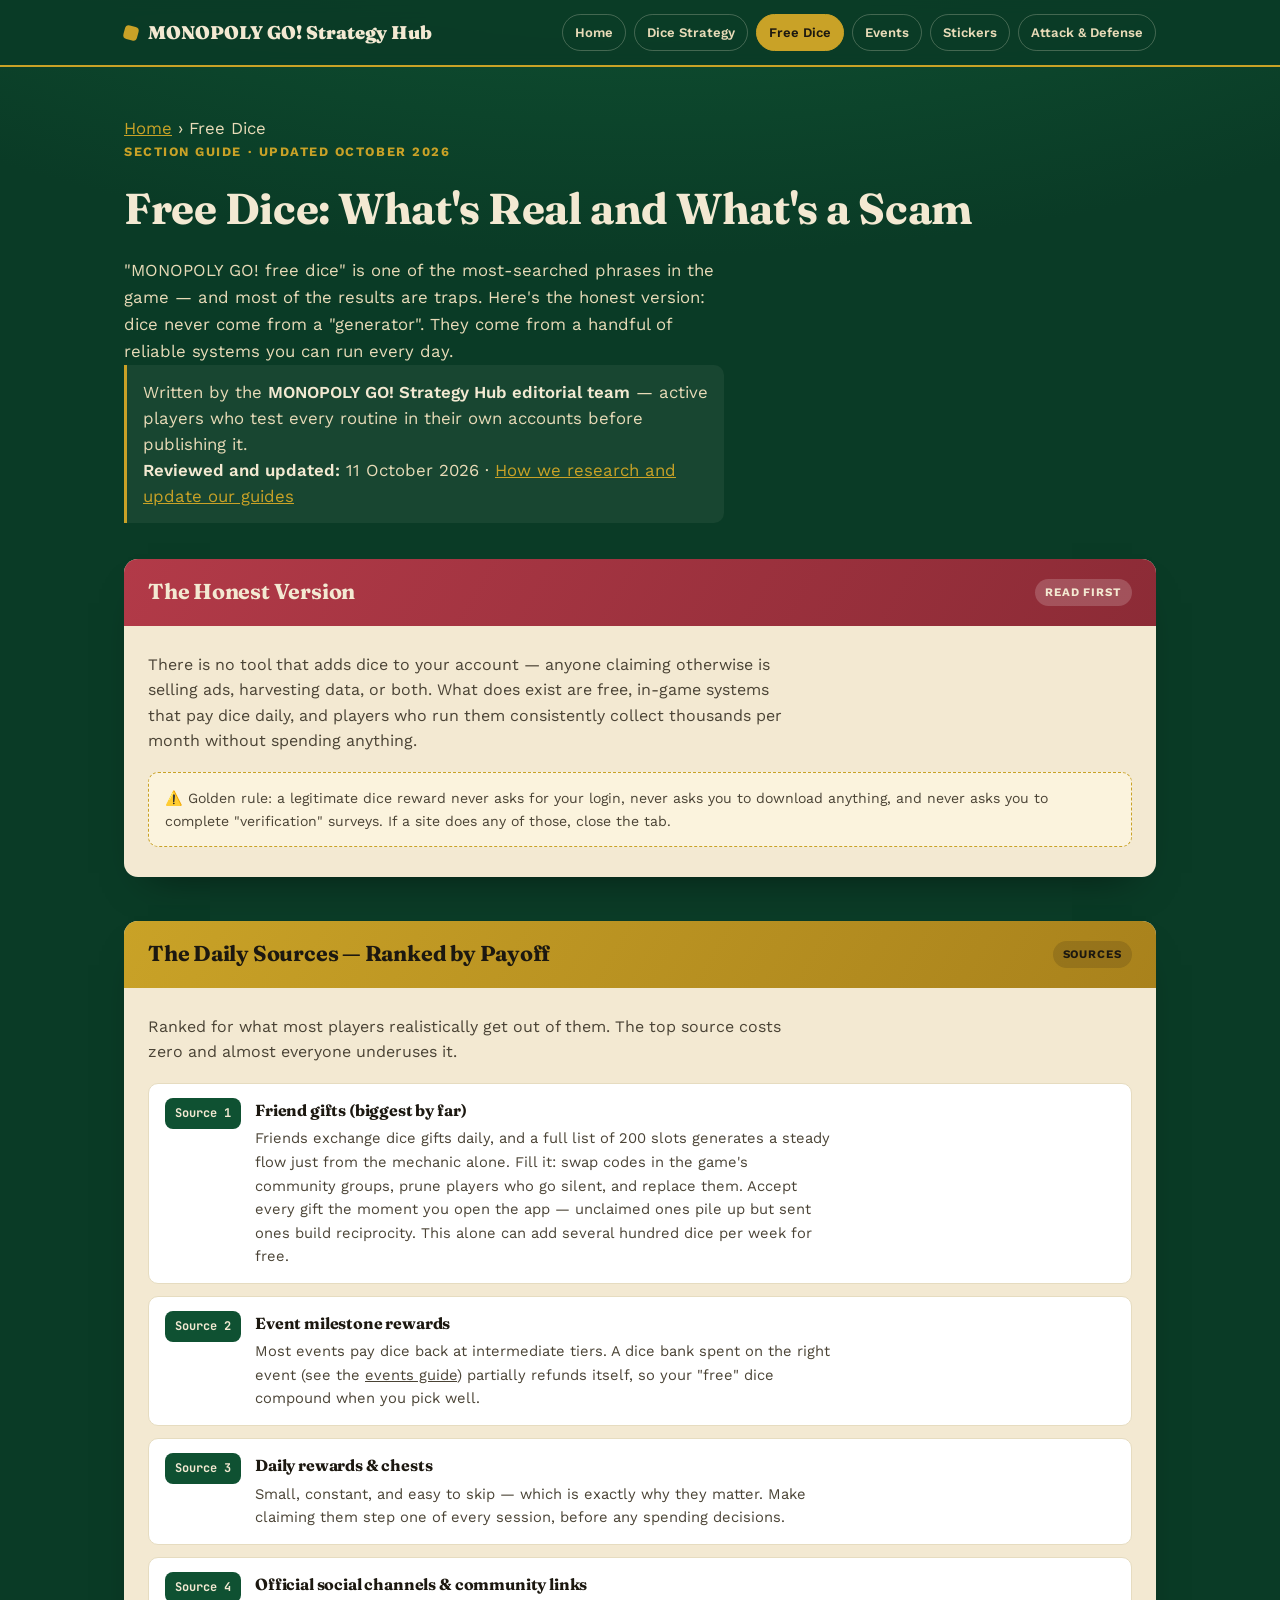
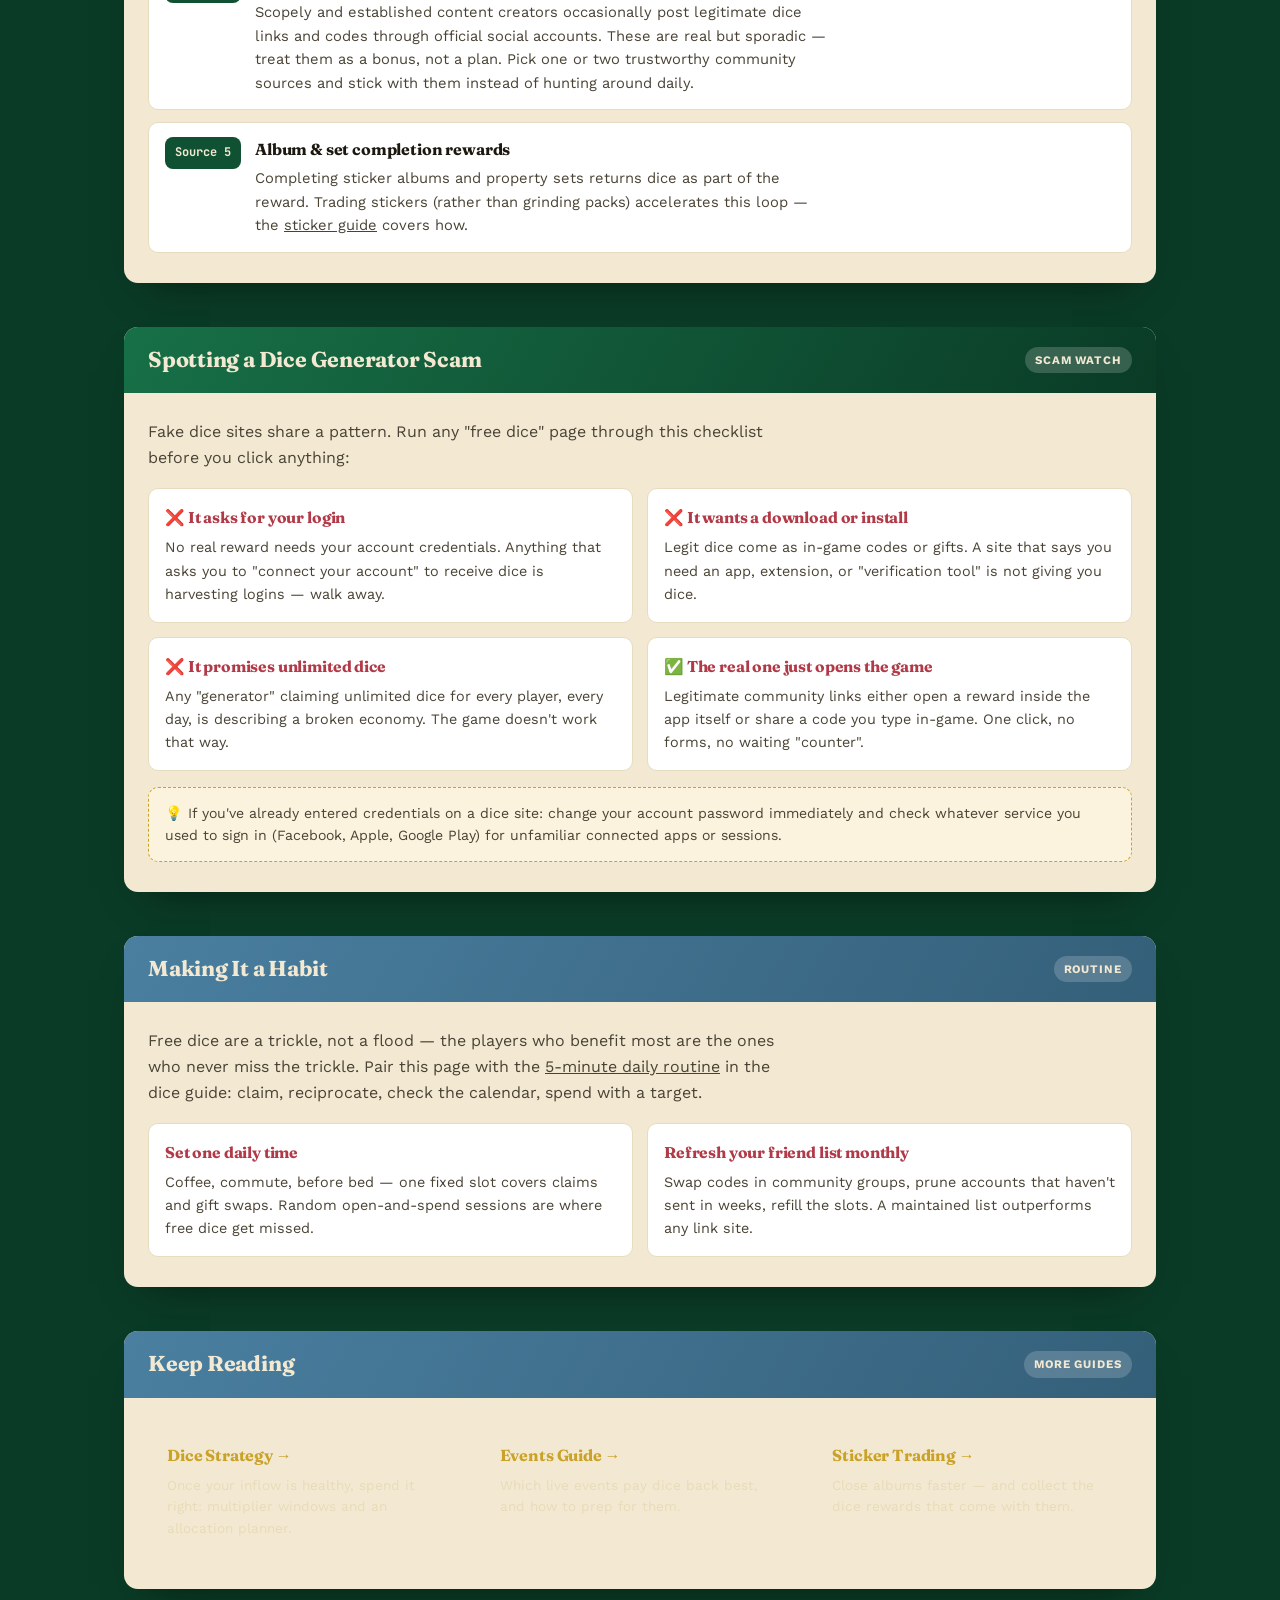
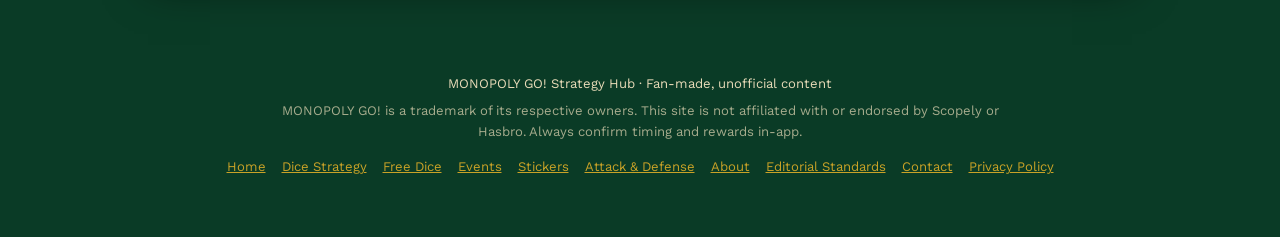
<file: free-dice.html>
<!DOCTYPE html>
<html lang="en">
<head>
<meta charset="UTF-8">
<meta name="viewport" content="width=device-width, initial-scale=1.0">
<title>How to Get Free Dice in MONOPOLY GO! — Legit Sources &amp; Scam Watch</title>
<meta name="description" content="Friend gifts, daily rewards, event payouts and community links: every legitimate way to get free dice in MONOPOLY GO!, plus a simple checklist for spotting fake dice-generator sites.">
<meta name="robots" content="index, follow, max-image-preview:large, max-snippet:-1">
<link rel="canonical" href="https://mei-yi.top/free-dice.html">
<meta property="og:type" content="article">
<meta property="og:site_name" content="MONOPOLY GO! Strategy Hub">
<meta property="og:locale" content="en_US">
<meta property="og:title" content="How to Get Free Dice in MONOPOLY GO!">
<meta property="og:description" content="Every legitimate free-dice source in the game — and how to spot a generator scam in seconds.">
<meta property="og:url" content="https://mei-yi.top/free-dice.html">
<meta property="og:image" content="https://mei-yi.top/og-image.png">
<meta property="article:published_time" content="2026-08-07T00:00:00+00:00">
<meta property="article:modified_time" content="2026-10-11T00:00:00+00:00">
<meta name="twitter:card" content="summary_large_image">
<meta name="twitter:title" content="How to Get Free Dice in MONOPOLY GO!">
<meta name="twitter:description" content="Legit sources, daily habits, and the scam checklist.">
<meta name="twitter:image" content="https://mei-yi.top/og-image.png">
<meta name="theme-color" content="#0F5132">
<link rel="icon" href="favicon.svg" type="image/svg+xml">
<link rel="icon" sizes="32x32" href="favicon-32.png">
<link rel="apple-touch-icon" href="apple-touch-icon.png">
<link rel="sitemap" type="application/xml" href="sitemap.xml">
<script async src="https://pagead2.googlesyndication.com/pagead/js/adsbygoogle.js?client=ca-pub-4440141071779397"
     crossorigin="anonymous"></script>
<script async src="https://www.googletagmanager.com/gtag/js?id=G-V0QJ3PMN8P"></script>
<script>
  window.dataLayer = window.dataLayer || [];
  function gtag(){dataLayer.push(arguments);}
  gtag('js', new Date());

  gtag('config', 'G-V0QJ3PMN8P');
</script>
<link rel="preconnect" href="https://fonts.googleapis.com">
<link rel="preconnect" href="https://fonts.gstatic.com" crossorigin>
<link href="https://fonts.googleapis.com/css2?family=Fraunces:opsz,wght@9..144,500;9..144,700;9..144,900&family=Work+Sans:wght@400;500;600;700&family=JetBrains+Mono:wght@500;700&display=swap" rel="stylesheet">
<link rel="stylesheet" href="style.css">
<noscript><style>.section-panel{opacity:1;transform:none;}</style></noscript>
<script type="application/ld+json">
{
  "@context": "https://schema.org",
  "@type": "Article",
  "headline": "How to Get Free Dice in MONOPOLY GO! — Legit Sources & Scam Watch",
  "description": "Every legitimate way to earn free dice in MONOPOLY GO!, and how to identify dice generator scams.",
  "image": "https://mei-yi.top/og-image.png",
  "author": {"@type": "Organization", "name": "MONOPOLY GO! Strategy Hub", "url": "https://mei-yi.top/"},
  "publisher": {"@type": "Organization", "name": "MONOPOLY GO! Strategy Hub", "logo": {"@type": "ImageObject", "url": "https://mei-yi.top/apple-touch-icon.png"}},
  "datePublished": "2026-08-07",
  "dateModified": "2026-10-11",
  "mainEntityOfPage": "https://mei-yi.top/free-dice.html"
}
</script>
<script type="application/ld+json">
{
  "@context": "https://schema.org",
  "@type": "BreadcrumbList",
  "itemListElement": [
    {"@type": "ListItem", "position": 1, "name": "Home", "item": "https://mei-yi.top/"},
    {"@type": "ListItem", "position": 2, "name": "Free Dice", "item": "https://mei-yi.top/free-dice.html"}
  ]
}
</script>
</head>
<body>

<header class="nav">
  <div class="nav-inner">
    <a class="brand" href="index.html"><span class="dot"></span>MONOPOLY GO! Strategy Hub</a>
    <nav class="pills" aria-label="Site sections">
      <a href="index.html">Home</a>
      <a href="dice-strategy.html">Dice Strategy</a>
      <a href="free-dice.html" class="active">Free Dice</a>
      <a href="events-guide.html">Events</a>
      <a href="stickers-trading.html">Stickers</a>
      <a href="attack-defense.html">Attack &amp; Defense</a>
    </nav>
  </div>
</header>

<div class="page-hero">
  <p class="crumbs"><a href="index.html">Home</a> › <span>Free Dice</span></p>
  <div class="eyebrow">Section guide · Updated October 2026</div>
  <h1>Free Dice: What's Real and What's a Scam</h1>
  <p>"MONOPOLY GO! free dice" is one of the most-searched phrases in the game — and most of the results are traps. Here's the honest version: dice never come from a "generator". They come from a handful of reliable systems you can run every day.</p>
  <p class="byline">Written by the <strong>MONOPOLY GO! Strategy Hub editorial team</strong> — active players who test every routine in their own accounts before publishing it.
    <br><strong>Reviewed and updated:</strong> 11 October 2026 · <a href="editorial-standards.html">How we research and update our guides</a></p>
</div>

<!-- Honest intro -->
<section class="card-section" id="reality">
  <div class="section-panel">
    <div class="band band-brick">
      <h2>The Honest Version</h2>
      <span class="tag">Read First</span>
    </div>
    <div class="panel-body">
      <p class="lead">There is no tool that adds dice to your account — anyone claiming otherwise is selling ads, harvesting data, or both. What does exist are free, in-game systems that pay dice daily, and players who run them consistently collect thousands per month without spending anything.</p>
      <div class="callout">⚠️ Golden rule: a legitimate dice reward never asks for your login, never asks you to download anything, and never asks you to complete "verification" surveys. If a site does any of those, close the tab.</div>
    </div>
  </div>
</section>

<!-- Daily sources -->
<section class="card-section" id="sources">
  <div class="section-panel">
    <div class="band band-gold">
      <h2>The Daily Sources — Ranked by Payoff</h2>
      <span class="tag">Sources</span>
    </div>
    <div class="panel-body">
      <p class="lead">Ranked for what most players realistically get out of them. The top source costs zero and almost everyone underuses it.</p>
      <div class="stage-list">
        <div class="stage">
          <span class="badge">Source 1</span>
          <div>
            <h3>Friend gifts (biggest by far)</h3>
            <p>Friends exchange dice gifts daily, and a full list of 200 slots generates a steady flow just from the mechanic alone. Fill it: swap codes in the game's community groups, prune players who go silent, and replace them. Accept every gift the moment you open the app — unclaimed ones pile up but sent ones build reciprocity. This alone can add several hundred dice per week for free.</p>
          </div>
        </div>
        <div class="stage">
          <span class="badge">Source 2</span>
          <div>
            <h3>Event milestone rewards</h3>
            <p>Most events pay dice back at intermediate tiers. A dice bank spent on the right event (see the <a href="events-guide.html">events guide</a>) partially refunds itself, so your "free" dice compound when you pick well.</p>
          </div>
        </div>
        <div class="stage">
          <span class="badge">Source 3</span>
          <div>
            <h3>Daily rewards &amp; chests</h3>
            <p>Small, constant, and easy to skip — which is exactly why they matter. Make claiming them step one of every session, before any spending decisions.</p>
          </div>
        </div>
        <div class="stage">
          <span class="badge">Source 4</span>
          <div>
            <h3>Official social channels &amp; community links</h3>
            <p>Scopely and established content creators occasionally post legitimate dice links and codes through official social accounts. These are real but sporadic — treat them as a bonus, not a plan. Pick one or two trustworthy community sources and stick with them instead of hunting around daily.</p>
          </div>
        </div>
        <div class="stage">
          <span class="badge">Source 5</span>
          <div>
            <h3>Album &amp; set completion rewards</h3>
            <p>Completing sticker albums and property sets returns dice as part of the reward. Trading stickers (rather than grinding packs) accelerates this loop — the <a href="stickers-trading.html">sticker guide</a> covers how.</p>
          </div>
        </div>
      </div>
    </div>
  </div>
</section>

<!-- Scam checklist -->
<section class="card-section" id="scams">
  <div class="section-panel">
    <div class="band band-felt">
      <h2>Spotting a Dice Generator Scam</h2>
      <span class="tag">Scam Watch</span>
    </div>
    <div class="panel-body">
      <p class="lead">Fake dice sites share a pattern. Run any "free dice" page through this checklist before you click anything:</p>
      <div class="tip-grid">
        <div class="tip-card">
          <h3>❌ It asks for your login</h3>
          <p>No real reward needs your account credentials. Anything that asks you to "connect your account" to receive dice is harvesting logins — walk away.</p>
        </div>
        <div class="tip-card">
          <h3>❌ It wants a download or install</h3>
          <p>Legit dice come as in-game codes or gifts. A site that says you need an app, extension, or "verification tool" is not giving you dice.</p>
        </div>
        <div class="tip-card">
          <h3>❌ It promises unlimited dice</h3>
          <p>Any "generator" claiming unlimited dice for every player, every day, is describing a broken economy. The game doesn't work that way.</p>
        </div>
        <div class="tip-card">
          <h3>✅ The real one just opens the game</h3>
          <p>Legitimate community links either open a reward inside the app itself or share a code you type in-game. One click, no forms, no waiting "counter".</p>
        </div>
      </div>
      <div class="callout">💡 If you've already entered credentials on a dice site: change your account password immediately and check whatever service you used to sign in (Facebook, Apple, Google Play) for unfamiliar connected apps or sessions.</div>
    </div>
  </div>
</section>

<!-- Habits -->
<section class="card-section" id="habits">
  <div class="section-panel">
    <div class="band band-sky">
      <h2>Making It a Habit</h2>
      <span class="tag">Routine</span>
    </div>
    <div class="panel-body">
      <p class="lead">Free dice are a trickle, not a flood — the players who benefit most are the ones who never miss the trickle. Pair this page with the <a href="dice-strategy.html">5-minute daily routine</a> in the dice guide: claim, reciprocate, check the calendar, spend with a target.</p>
      <div class="tip-grid">
        <div class="tip-card">
          <h3>Set one daily time</h3>
          <p>Coffee, commute, before bed — one fixed slot covers claims and gift swaps. Random open-and-spend sessions are where free dice get missed.</p>
        </div>
        <div class="tip-card">
          <h3>Refresh your friend list monthly</h3>
          <p>Swap codes in community groups, prune accounts that haven't sent in weeks, refill the slots. A maintained list outperforms any link site.</p>
        </div>
      </div>
    </div>
  </div>
</section>

<!-- Related -->
<section class="card-section" id="more">
  <div class="section-panel">
    <div class="band band-sky">
      <h2>Keep Reading</h2>
      <span class="tag">More Guides</span>
    </div>
    <div class="panel-body">
      <div class="related-grid">
        <a class="related-card" href="dice-strategy.html">
          <h3>Dice Strategy →</h3>
          <p>Once your inflow is healthy, spend it right: multiplier windows and an allocation planner.</p>
        </a>
        <a class="related-card" href="events-guide.html">
          <h3>Events Guide →</h3>
          <p>Which live events pay dice back best, and how to prep for them.</p>
        </a>
        <a class="related-card" href="stickers-trading.html">
          <h3>Sticker Trading →</h3>
          <p>Close albums faster — and collect the dice rewards that come with them.</p>
        </a>
      </div>
    </div>
  </div>
</section>

<footer>
  <div>MONOPOLY GO! Strategy Hub · Fan-made, unofficial content</div>
  <div class="fnote">MONOPOLY GO! is a trademark of its respective owners. This site is not affiliated with or endorsed by Scopely or Hasbro. Always confirm timing and rewards in-app.</div>
  <div class="flinks">
    <a href="index.html">Home</a>
    <a href="dice-strategy.html">Dice Strategy</a>
    <a href="free-dice.html">Free Dice</a>
    <a href="events-guide.html">Events</a>
    <a href="stickers-trading.html">Stickers</a>
    <a href="attack-defense.html">Attack &amp; Defense</a>
    <a href="about.html">About</a>
    <a href="editorial-standards.html">Editorial Standards</a>
    <a href="contact.html">Contact</a>
    <a href="privacy-policy.html">Privacy Policy</a>
  </div>
</footer>

<script src="main.js"></script>

</body>
</html>
</file>
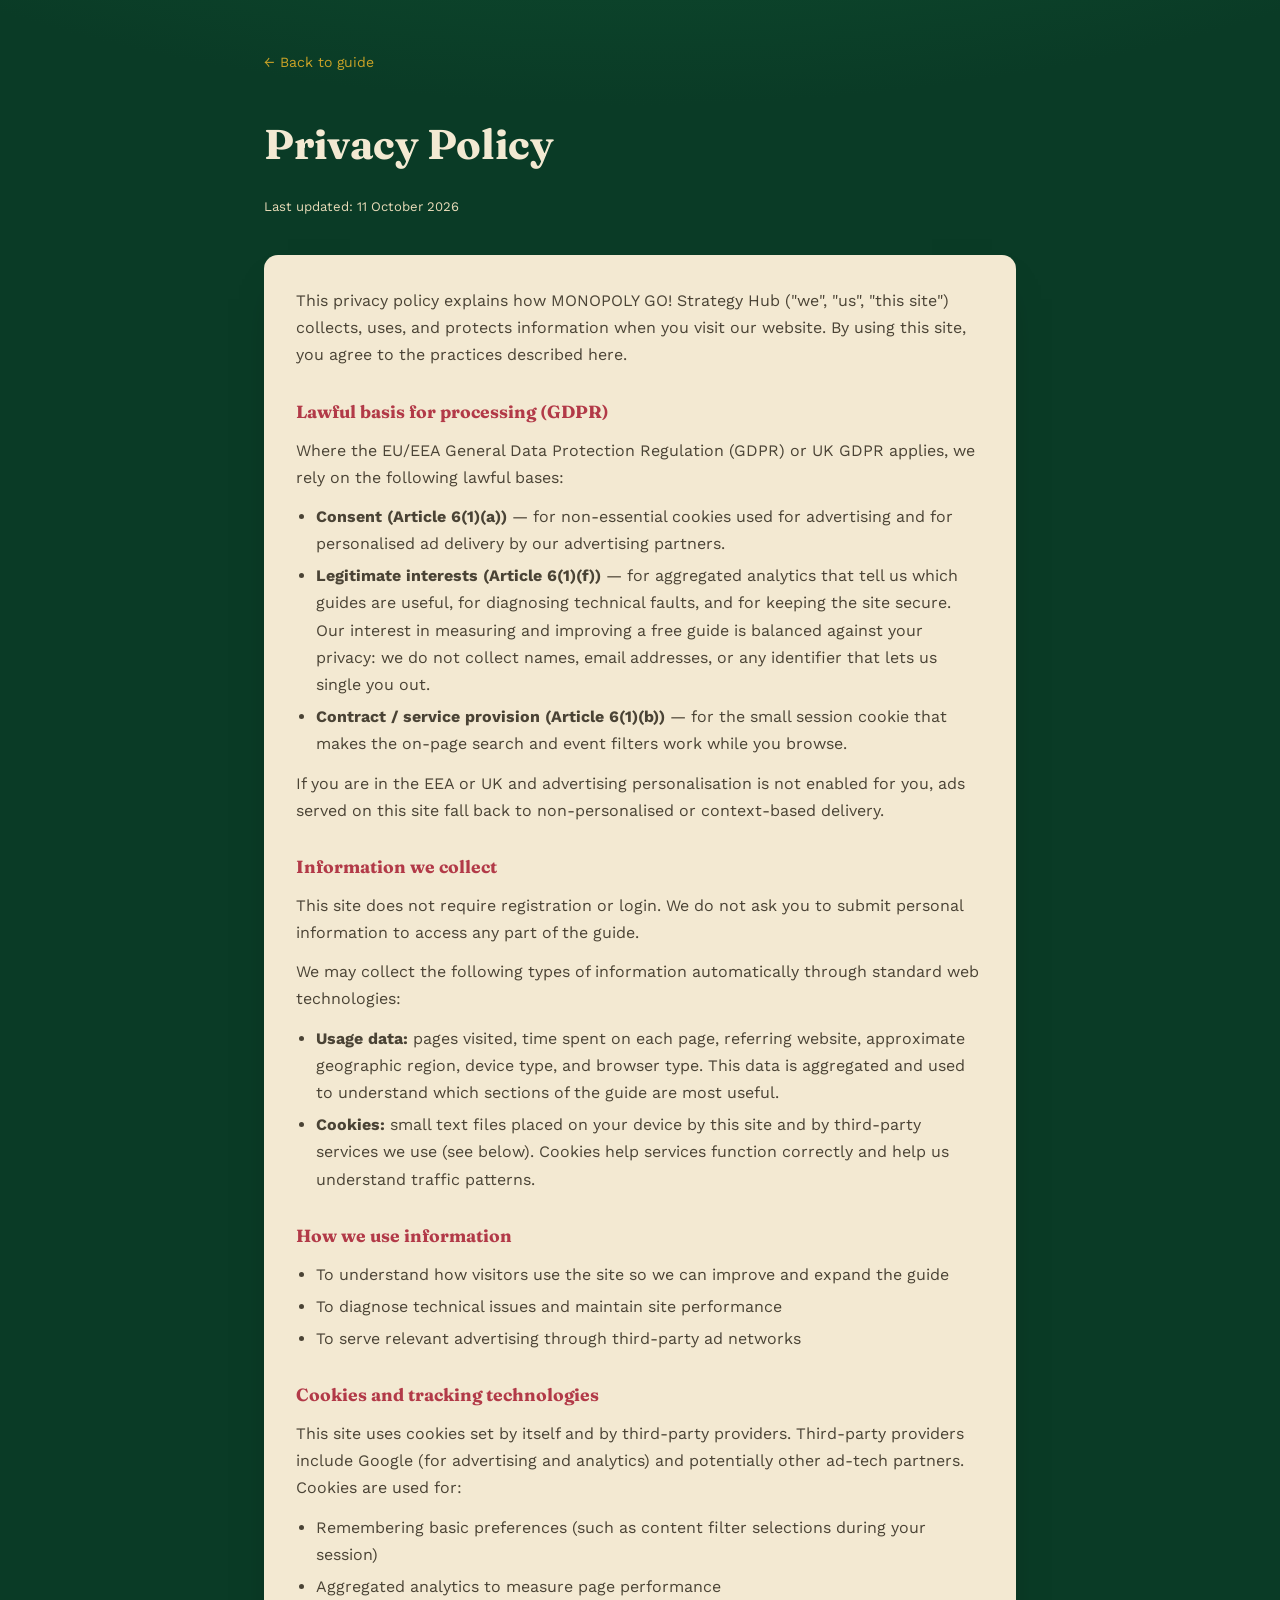
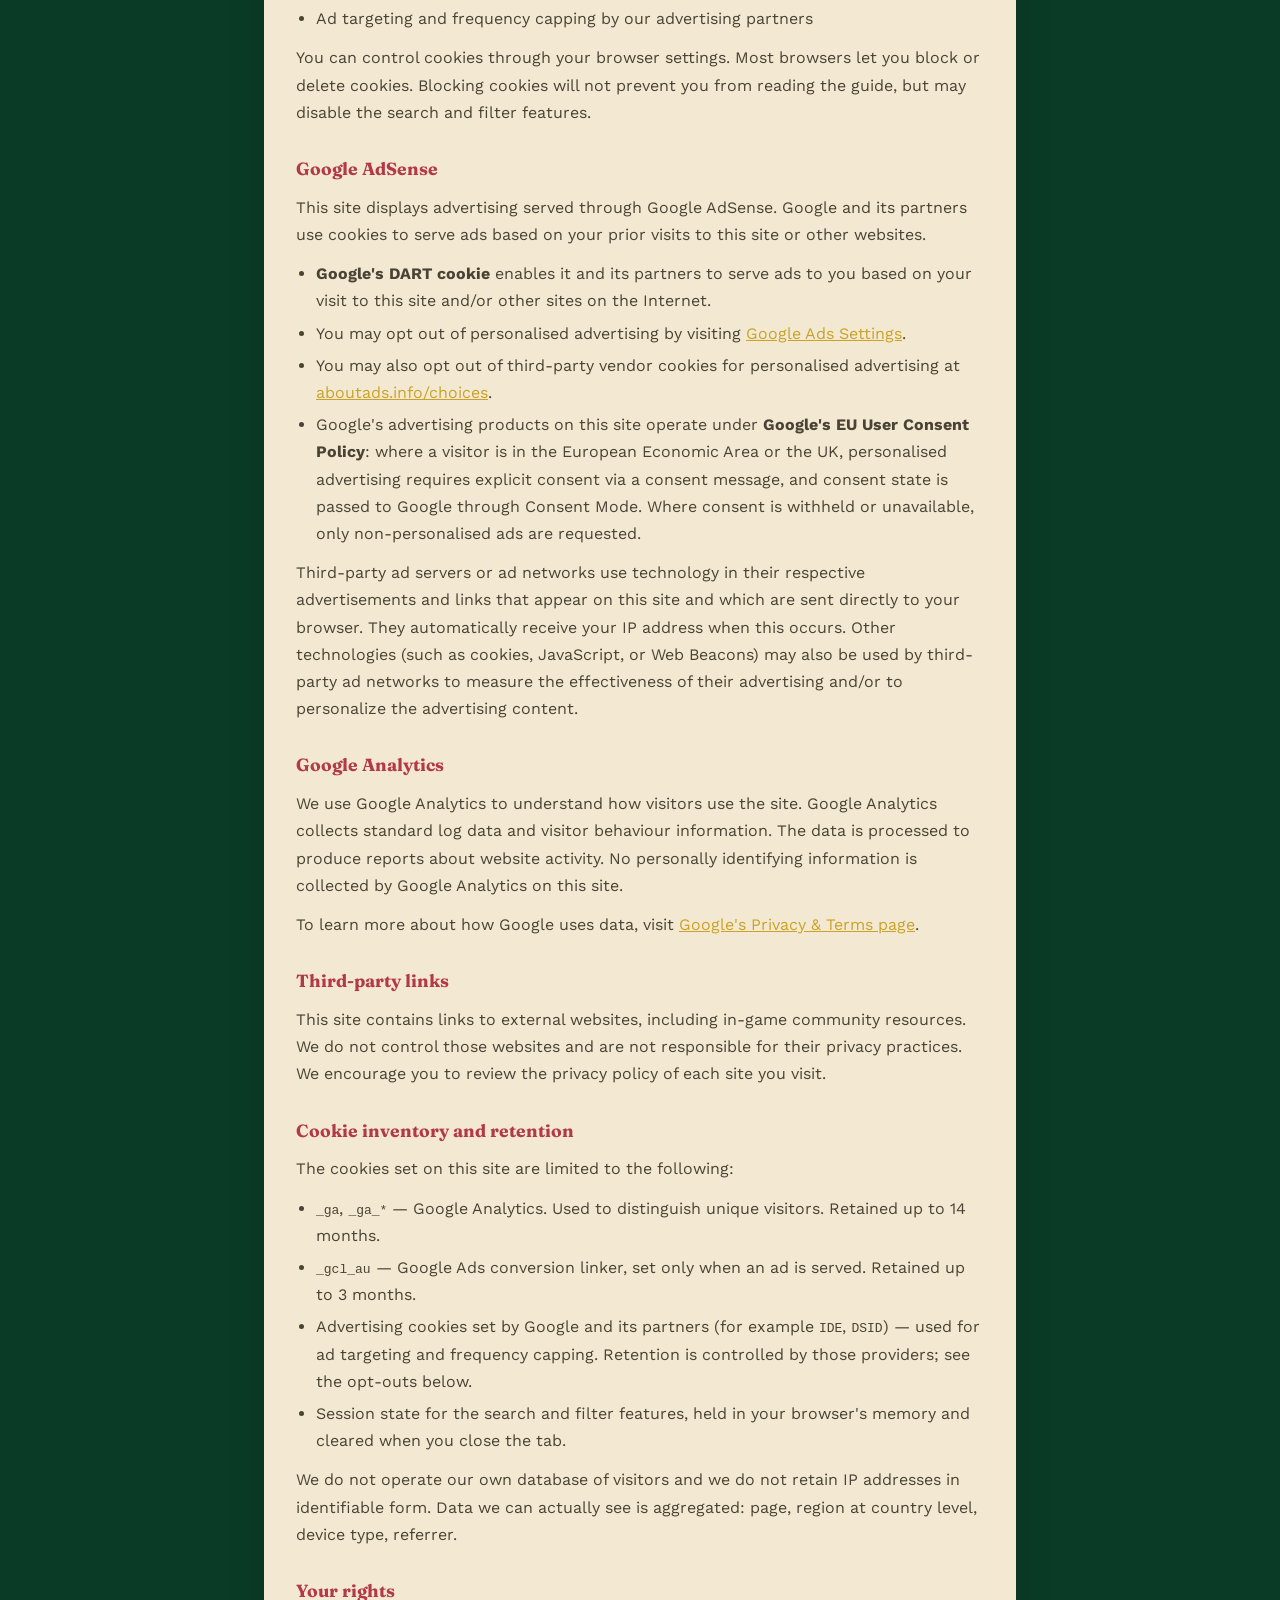
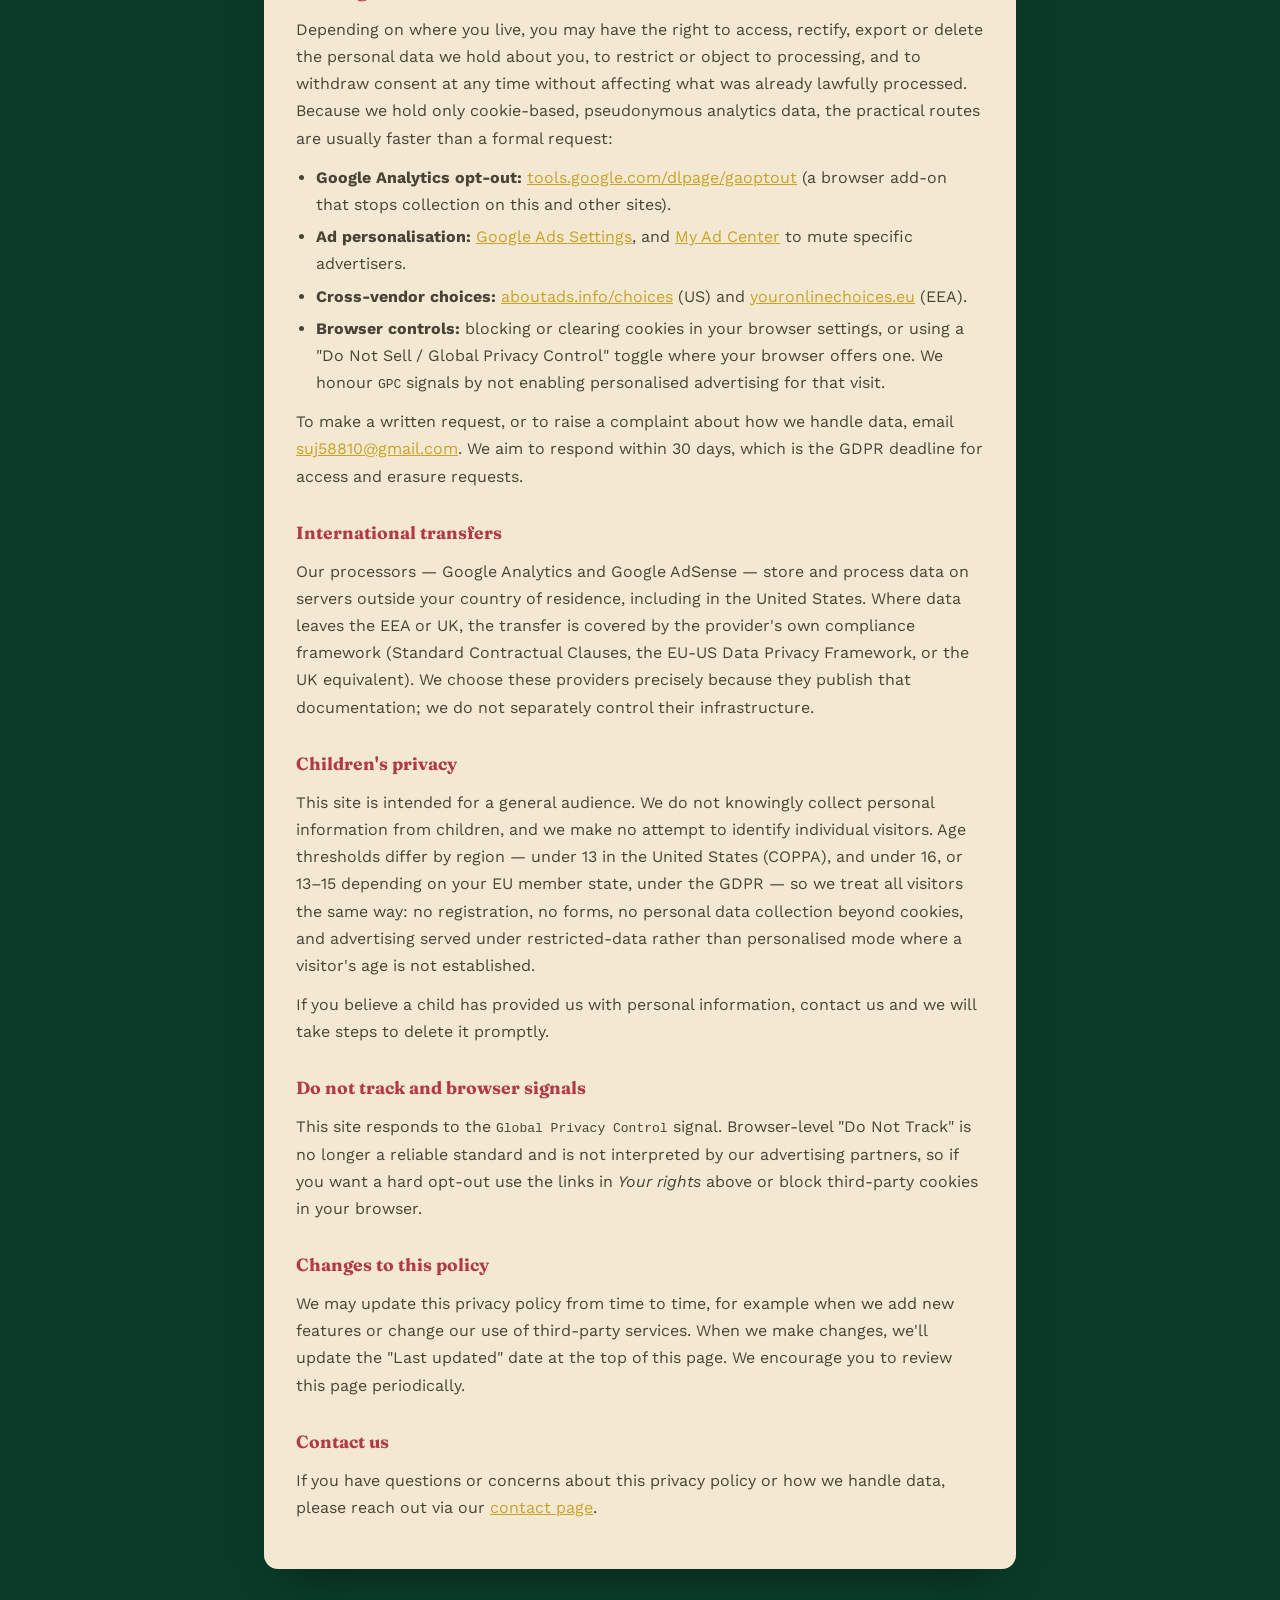
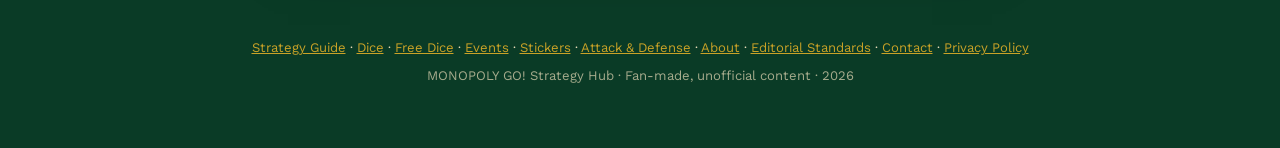
<file: privacy-policy.html>
<!DOCTYPE html>
<html lang="en">
<head>
<meta charset="UTF-8">
<meta name="viewport" content="width=device-width, initial-scale=1.0">
<title>Privacy Policy · MONOPOLY GO! Strategy Hub</title>
<meta name="description" content="Privacy policy for MONOPOLY GO! Strategy Hub — what data we collect, how we use it, and your rights as a visitor.">
<meta name="robots" content="index, follow, max-image-preview:large, max-snippet:-1">
<link rel="canonical" href="https://mei-yi.top/privacy-policy.html">
<meta property="og:type" content="website">
<meta property="og:site_name" content="MONOPOLY GO! Strategy Hub">
<meta property="og:locale" content="en_US">
<meta property="og:title" content="Privacy Policy · MONOPOLY GO! Strategy Hub">
<meta property="og:description" content="What data we collect, how we use it, and your rights as a visitor.">
<meta property="og:url" content="https://mei-yi.top/privacy-policy.html">
<meta property="og:image" content="https://mei-yi.top/og-image.png">
<meta name="twitter:card" content="summary_large_image">
<meta name="theme-color" content="#0F5132">
<link rel="icon" href="favicon.svg" type="image/svg+xml">
<link rel="icon" sizes="32x32" href="favicon-32.png">
<link rel="apple-touch-icon" href="apple-touch-icon.png">
<link rel="preconnect" href="https://fonts.googleapis.com">
<link rel="preconnect" href="https://fonts.gstatic.com" crossorigin>
<link href="https://fonts.googleapis.com/css2?family=Fraunces:opsz,wght@9..144,500;9..144,700;9..144,900&family=Work+Sans:wght@400;500;600;700&display=swap" rel="stylesheet">
<style>
  :root{--felt:#0F5132;--felt-dark:#0A3B26;--cream:#F3E9D2;--cream-dim:#E8DBB8;--gold:#C9A227;--brick:#B23A48;--ink:#1C1810;--ink-soft:#4A4335;--maxw:800px;}
  *{box-sizing:border-box;}
  body{margin:0;background:radial-gradient(1200px 600px at 50% -10%,#156b41 0%,var(--felt) 45%,var(--felt-dark) 100%);color:var(--cream);font-family:'Work Sans',sans-serif;line-height:1.7;}
  h1,h2,h3{font-family:'Fraunces',serif;margin:0;}
  a{color:var(--gold);}
  .wrap{max-width:var(--maxw);margin:0 auto;padding:0 24px;}
  header{padding:48px 24px 24px;max-width:var(--maxw);margin:0 auto;}
  header .eyebrow{font-size:.78rem;font-weight:700;letter-spacing:.12em;text-transform:uppercase;color:var(--gold);}
  header h1{font-size:clamp(2rem,4vw,2.6rem);margin:10px 0 16px;}
  .updated{font-size:.82rem;color:var(--cream-dim);}
  .back{display:inline-block;margin-bottom:24px;font-size:.88rem;text-decoration:none;}
  .panel{background:var(--cream);color:var(--ink);border-radius:14px;padding:32px 32px 36px;margin-bottom:36px;box-shadow:0 20px 40px -24px rgba(0,0,0,.55);}
  .panel h2{font-size:1.1rem;margin:28px 0 10px;color:var(--brick);}
  .panel h2:first-child{margin-top:0;}
  .panel p{margin:0 0 12px;color:var(--ink-soft);}
  .panel ul{margin:0 0 12px;padding-left:20px;color:var(--ink-soft);}
  .panel li{margin-bottom:5px;}
  footer{text-align:center;padding:32px 24px 60px;color:var(--cream-dim);font-size:.82rem;}
</style>
</head>
<body>
<header>
  <a href="index.html" class="back">← Back to guide</a>
  <h1>Privacy Policy</h1>
  <p class="updated">Last updated: 11 October 2026</p>
</header>
<div class="wrap">
  <div class="panel">
    <p>This privacy policy explains how MONOPOLY GO! Strategy Hub ("we", "us", "this site") collects, uses, and protects information when you visit our website. By using this site, you agree to the practices described here.</p>

    <h2>Lawful basis for processing (GDPR)</h2>
    <p>Where the EU/EEA General Data Protection Regulation (GDPR) or UK GDPR applies, we rely on the following lawful bases:</p>
    <ul>
      <li><strong>Consent (Article 6(1)(a))</strong> — for non-essential cookies used for advertising and for personalised ad delivery by our advertising partners.</li>
      <li><strong>Legitimate interests (Article 6(1)(f))</strong> — for aggregated analytics that tell us which guides are useful, for diagnosing technical faults, and for keeping the site secure. Our interest in measuring and improving a free guide is balanced against your privacy: we do not collect names, email addresses, or any identifier that lets us single you out.</li>
      <li><strong>Contract / service provision (Article 6(1)(b))</strong> — for the small session cookie that makes the on-page search and event filters work while you browse.</li>
    </ul>
    <p>If you are in the EEA or UK and advertising personalisation is not enabled for you, ads served on this site fall back to non-personalised or context-based delivery.</p>

    <h2>Information we collect</h2>
    <p>This site does not require registration or login. We do not ask you to submit personal information to access any part of the guide.</p>
    <p>We may collect the following types of information automatically through standard web technologies:</p>
    <ul>
      <li><strong>Usage data:</strong> pages visited, time spent on each page, referring website, approximate geographic region, device type, and browser type. This data is aggregated and used to understand which sections of the guide are most useful.</li>
      <li><strong>Cookies:</strong> small text files placed on your device by this site and by third-party services we use (see below). Cookies help services function correctly and help us understand traffic patterns.</li>
    </ul>

    <h2>How we use information</h2>
    <ul>
      <li>To understand how visitors use the site so we can improve and expand the guide</li>
      <li>To diagnose technical issues and maintain site performance</li>
      <li>To serve relevant advertising through third-party ad networks</li>
    </ul>

    <h2>Cookies and tracking technologies</h2>
    <p>This site uses cookies set by itself and by third-party providers. Third-party providers include Google (for advertising and analytics) and potentially other ad-tech partners. Cookies are used for:</p>
    <ul>
      <li>Remembering basic preferences (such as content filter selections during your session)</li>
      <li>Aggregated analytics to measure page performance</li>
      <li>Ad targeting and frequency capping by our advertising partners</li>
    </ul>
    <p>You can control cookies through your browser settings. Most browsers let you block or delete cookies. Blocking cookies will not prevent you from reading the guide, but may disable the search and filter features.</p>

    <h2>Google AdSense</h2>
    <p>This site displays advertising served through Google AdSense. Google and its partners use cookies to serve ads based on your prior visits to this site or other websites.</p>
    <ul>
      <li><strong>Google's DART cookie</strong> enables it and its partners to serve ads to you based on your visit to this site and/or other sites on the Internet.</li>
      <li>You may opt out of personalised advertising by visiting <a href="https://www.google.com/settings/ads" target="_blank" rel="noopener">Google Ads Settings</a>.</li>
      <li>You may also opt out of third-party vendor cookies for personalised advertising at <a href="https://www.aboutads.info/choices/" target="_blank" rel="noopener">aboutads.info/choices</a>.</li>
      <li>Google's advertising products on this site operate under <strong>Google's EU User Consent Policy</strong>: where a visitor is in the European Economic Area or the UK, personalised advertising requires explicit consent via a consent message, and consent state is passed to Google through Consent Mode. Where consent is withheld or unavailable, only non-personalised ads are requested.</li>
    </ul>
    <p>Third-party ad servers or ad networks use technology in their respective advertisements and links that appear on this site and which are sent directly to your browser. They automatically receive your IP address when this occurs. Other technologies (such as cookies, JavaScript, or Web Beacons) may also be used by third-party ad networks to measure the effectiveness of their advertising and/or to personalize the advertising content.</p>

    <h2>Google Analytics</h2>
    <p>We use Google Analytics to understand how visitors use the site. Google Analytics collects standard log data and visitor behaviour information. The data is processed to produce reports about website activity. No personally identifying information is collected by Google Analytics on this site.</p>
    <p>To learn more about how Google uses data, visit <a href="https://www.google.com/policies/privacy/partners/" target="_blank" rel="noopener">Google's Privacy &amp; Terms page</a>.</p>

    <h2>Third-party links</h2>
    <p>This site contains links to external websites, including in-game community resources. We do not control those websites and are not responsible for their privacy practices. We encourage you to review the privacy policy of each site you visit.</p>

    <h2>Cookie inventory and retention</h2>
    <p>The cookies set on this site are limited to the following:</p>
    <ul>
      <li><code>_ga</code>, <code>_ga_*</code> — Google Analytics. Used to distinguish unique visitors. Retained up to 14 months.</li>
      <li><code>_gcl_au</code> — Google Ads conversion linker, set only when an ad is served. Retained up to 3 months.</li>
      <li>Advertising cookies set by Google and its partners (for example <code>IDE</code>, <code>DSID</code>) — used for ad targeting and frequency capping. Retention is controlled by those providers; see the opt-outs below.</li>
      <li>Session state for the search and filter features, held in your browser's memory and cleared when you close the tab.</li>
    </ul>
    <p>We do not operate our own database of visitors and we do not retain IP addresses in identifiable form. Data we can actually see is aggregated: page, region at country level, device type, referrer.</p>

    <h2>Your rights</h2>
    <p>Depending on where you live, you may have the right to access, rectify, export or delete the personal data we hold about you, to restrict or object to processing, and to withdraw consent at any time without affecting what was already lawfully processed. Because we hold only cookie-based, pseudonymous analytics data, the practical routes are usually faster than a formal request:</p>
    <ul>
      <li><strong>Google Analytics opt-out:</strong> <a href="https://tools.google.com/dlpage/gaoptout" target="_blank" rel="noopener">tools.google.com/dlpage/gaoptout</a> (a browser add-on that stops collection on this and other sites).</li>
      <li><strong>Ad personalisation:</strong> <a href="https://www.google.com/settings/ads" target="_blank" rel="noopener">Google Ads Settings</a>, and <a href="https://myadcenter.google.com/controls" target="_blank" rel="noopener">My Ad Center</a> to mute specific advertisers.</li>
      <li><strong>Cross-vendor choices:</strong> <a href="https://www.aboutads.info/choices/" target="_blank" rel="noopener">aboutads.info/choices</a> (US) and <a href="https://www.youronlinechoices.eu/" target="_blank" rel="noopener">youronlinechoices.eu</a> (EEA).</li>
      <li><strong>Browser controls:</strong> blocking or clearing cookies in your browser settings, or using a "Do Not Sell / Global Privacy Control" toggle where your browser offers one. We honour <code>GPC</code> signals by not enabling personalised advertising for that visit.</li>
    </ul>
    <p>To make a written request, or to raise a complaint about how we handle data, email <a href="mailto:suj58810@gmail.com">suj58810@gmail.com</a>. We aim to respond within 30 days, which is the GDPR deadline for access and erasure requests.</p>

    <h2>International transfers</h2>
    <p>Our processors — Google Analytics and Google AdSense — store and process data on servers outside your country of residence, including in the United States. Where data leaves the EEA or UK, the transfer is covered by the provider's own compliance framework (Standard Contractual Clauses, the EU-US Data Privacy Framework, or the UK equivalent). We choose these providers precisely because they publish that documentation; we do not separately control their infrastructure.</p>

    <h2>Children's privacy</h2>
    <p>This site is intended for a general audience. We do not knowingly collect personal information from children, and we make no attempt to identify individual visitors. Age thresholds differ by region — under 13 in the United States (COPPA), and under 16, or 13–15 depending on your EU member state, under the GDPR — so we treat all visitors the same way: no registration, no forms, no personal data collection beyond cookies, and advertising served under restricted-data rather than personalised mode where a visitor's age is not established.</p>
    <p>If you believe a child has provided us with personal information, contact us and we will take steps to delete it promptly.</p>

    <h2>Do not track and browser signals</h2>
    <p>This site responds to the <code>Global Privacy Control</code> signal. Browser-level "Do Not Track" is no longer a reliable standard and is not interpreted by our advertising partners, so if you want a hard opt-out use the links in <em>Your rights</em> above or block third-party cookies in your browser.</p>

    <h2>Changes to this policy</h2>
    <p>We may update this privacy policy from time to time, for example when we add new features or change our use of third-party services. When we make changes, we'll update the "Last updated" date at the top of this page. We encourage you to review this page periodically.</p>

    <h2>Contact us</h2>
    <p>If you have questions or concerns about this privacy policy or how we handle data, please reach out via our <a href="contact.html">contact page</a>.</p>
  </div>
</div>
<footer>
  <div><a href="index.html">Strategy Guide</a> · <a href="dice-strategy.html">Dice</a> · <a href="free-dice.html">Free Dice</a> · <a href="events-guide.html">Events</a> · <a href="stickers-trading.html">Stickers</a> · <a href="attack-defense.html">Attack &amp; Defense</a> · <a href="about.html">About</a> · <a href="editorial-standards.html">Editorial Standards</a> · <a href="contact.html">Contact</a> · <a href="privacy-policy.html">Privacy Policy</a></div>
  <div style="margin-top:6px;opacity:.7;">MONOPOLY GO! Strategy Hub · Fan-made, unofficial content · 2026</div>
</footer>
</body>
</html>
</file>
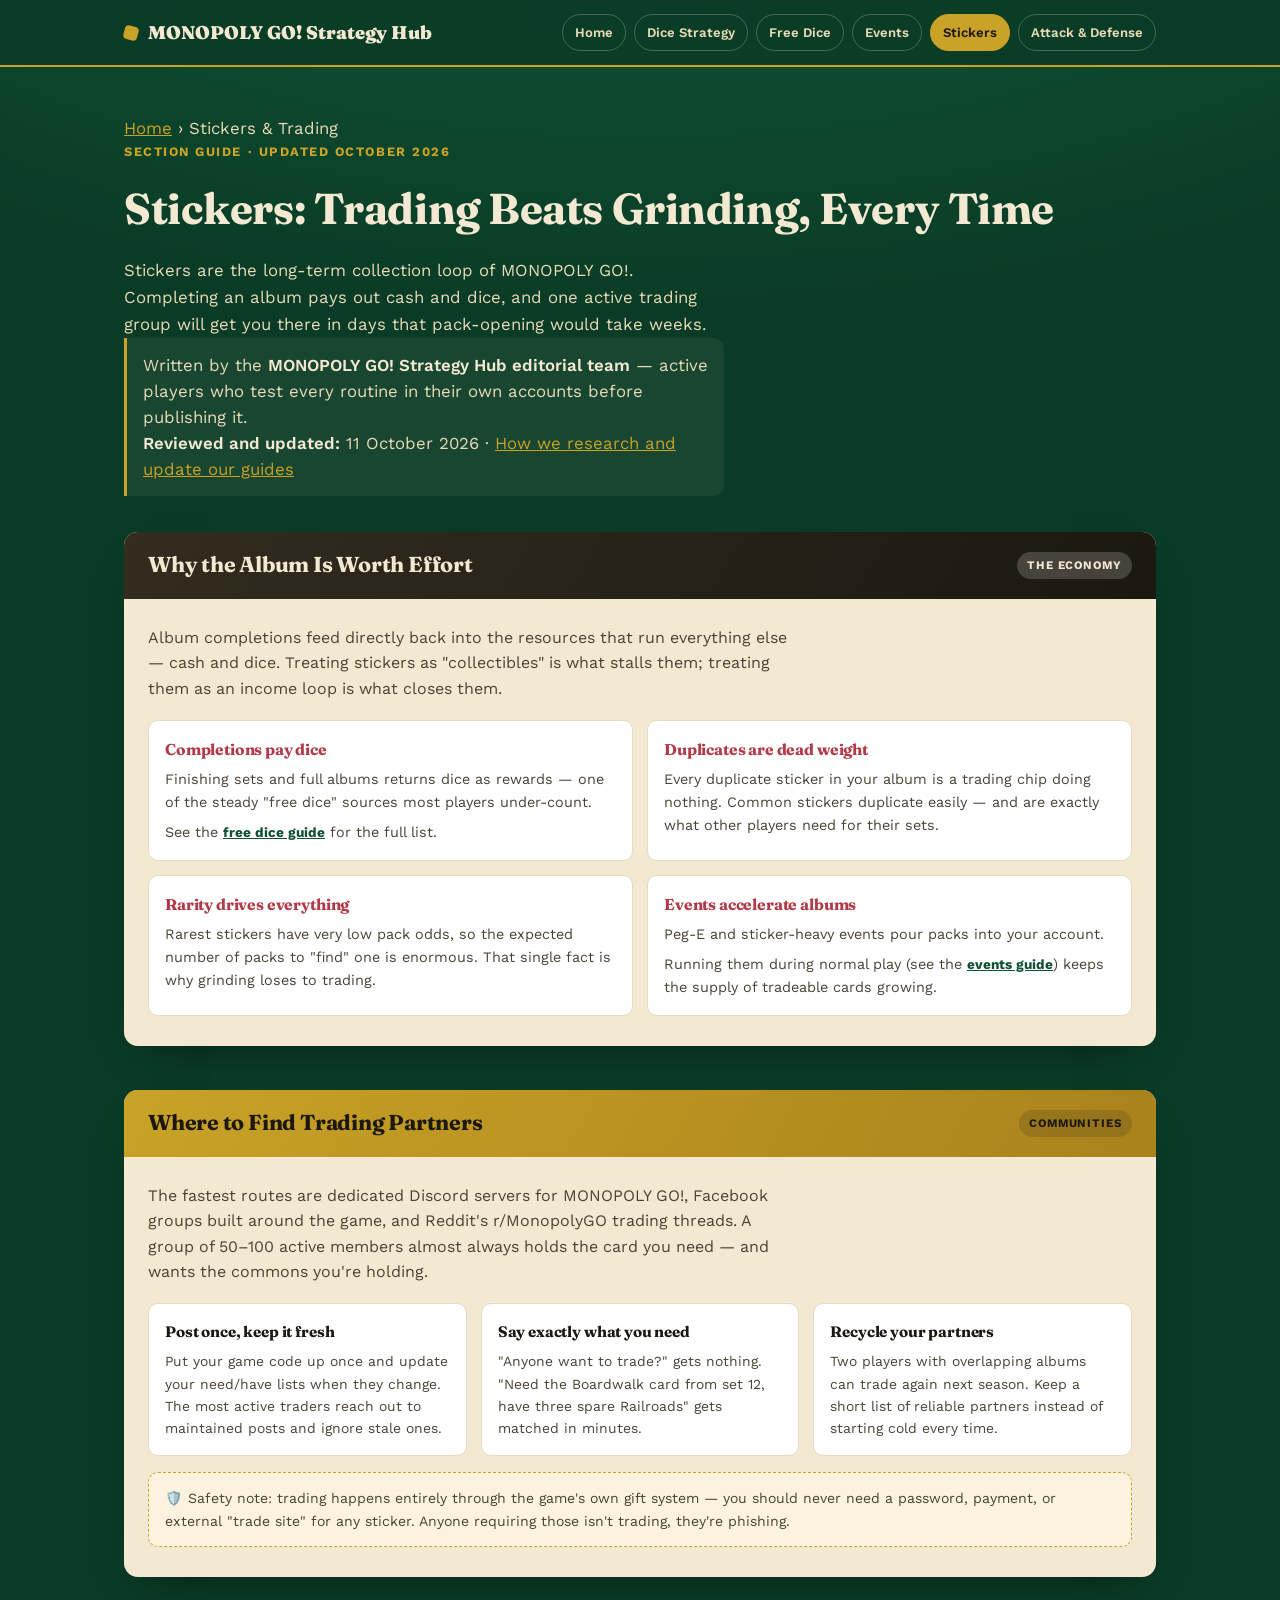
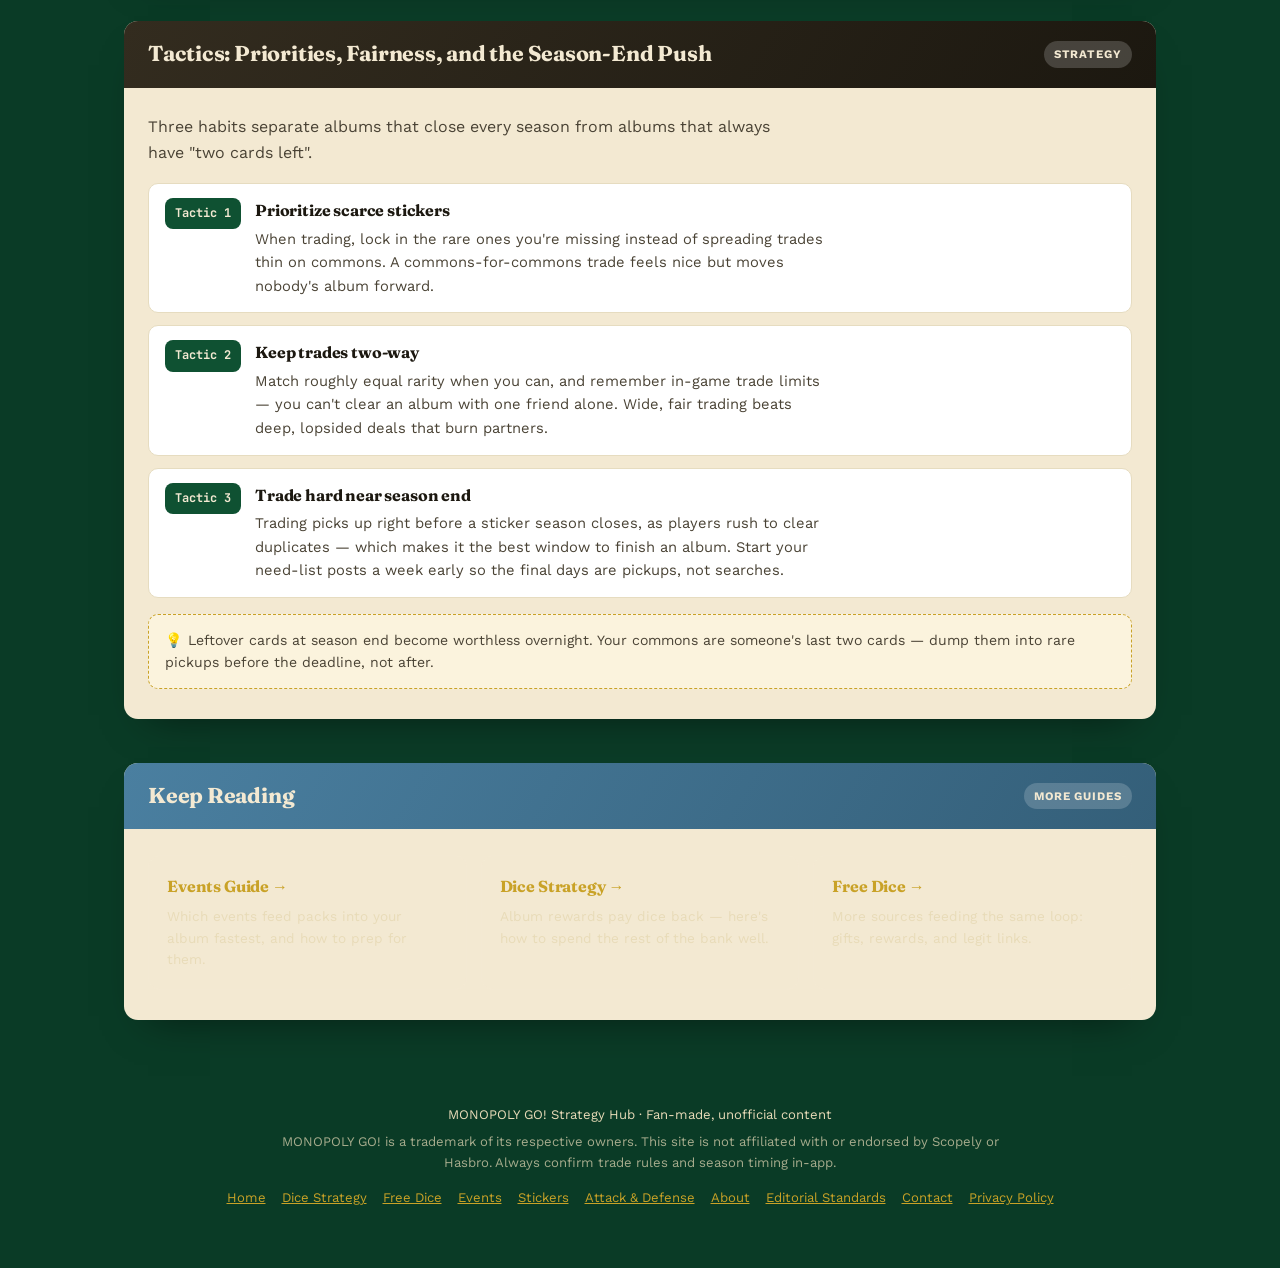
<file: stickers-trading.html>
<!DOCTYPE html>
<html lang="en">
<head>
<meta charset="UTF-8">
<meta name="viewport" content="width=device-width, initial-scale=1.0">
<title>MONOPOLY GO! Sticker Trading Guide — Close Albums Faster, Risk Less</title>
<meta name="description" content="Why trading beats grinding for rare MONOPOLY GO! stickers, where to find reliable trading partners, one-for-one etiquette, and the season-end window that finishes albums fastest.">
<meta name="robots" content="index, follow, max-image-preview:large, max-snippet:-1">
<link rel="canonical" href="https://mei-yi.top/stickers-trading.html">
<meta property="og:type" content="article">
<meta property="og:site_name" content="MONOPOLY GO! Strategy Hub">
<meta property="og:locale" content="en_US">
<meta property="og:title" content="MONOPOLY GO! Sticker Trading Guide">
<meta property="og:description" content="Trading beats grinding for rare stickers — where to trade, how to stay safe, and when to push.">
<meta property="og:url" content="https://mei-yi.top/stickers-trading.html">
<meta property="og:image" content="https://mei-yi.top/og-image.png">
<meta property="article:published_time" content="2026-08-07T00:00:00+00:00">
<meta property="article:modified_time" content="2026-10-11T00:00:00+00:00">
<meta name="twitter:card" content="summary_large_image">
<meta name="twitter:title" content="MONOPOLY GO! Sticker Trading Guide">
<meta name="twitter:description" content="Find partners, trade safely, and finish albums before the season closes.">
<meta name="twitter:image" content="https://mei-yi.top/og-image.png">
<meta name="theme-color" content="#0F5132">
<link rel="icon" href="favicon.svg" type="image/svg+xml">
<link rel="icon" sizes="32x32" href="favicon-32.png">
<link rel="apple-touch-icon" href="apple-touch-icon.png">
<link rel="sitemap" type="application/xml" href="sitemap.xml">
<script async src="https://pagead2.googlesyndication.com/pagead/js/adsbygoogle.js?client=ca-pub-4440141071779397"
     crossorigin="anonymous"></script>
<script async src="https://www.googletagmanager.com/gtag/js?id=G-V0QJ3PMN8P"></script>
<script>
  window.dataLayer = window.dataLayer || [];
  function gtag(){dataLayer.push(arguments);}
  gtag('js', new Date());

  gtag('config', 'G-V0QJ3PMN8P');
</script>
<link rel="preconnect" href="https://fonts.googleapis.com">
<link rel="preconnect" href="https://fonts.gstatic.com" crossorigin>
<link href="https://fonts.googleapis.com/css2?family=Fraunces:opsz,wght@9..144,500;9..144,700;9..144,900&family=Work+Sans:wght@400;500;600;700&family=JetBrains+Mono:wght@500;700&display=swap" rel="stylesheet">
<link rel="stylesheet" href="style.css">
<noscript><style>.section-panel{opacity:1;transform:none;}</style></noscript>
<script type="application/ld+json">
{
  "@context": "https://schema.org",
  "@type": "Article",
  "headline": "MONOPOLY GO! Sticker Trading Guide — Close Albums Faster, Risk Less",
  "description": "Why trading beats grinding for rare stickers, where to find trading partners, and how to trade safely.",
  "image": "https://mei-yi.top/og-image.png",
  "author": {"@type": "Organization", "name": "MONOPOLY GO! Strategy Hub", "url": "https://mei-yi.top/"},
  "publisher": {"@type": "Organization", "name": "MONOPOLY GO! Strategy Hub", "logo": {"@type": "ImageObject", "url": "https://mei-yi.top/apple-touch-icon.png"}},
  "datePublished": "2026-08-07",
  "dateModified": "2026-10-11",
  "mainEntityOfPage": "https://mei-yi.top/stickers-trading.html"
}
</script>
<script type="application/ld+json">
{
  "@context": "https://schema.org",
  "@type": "BreadcrumbList",
  "itemListElement": [
    {"@type": "ListItem", "position": 1, "name": "Home", "item": "https://mei-yi.top/"},
    {"@type": "ListItem", "position": 2, "name": "Sticker Trading", "item": "https://mei-yi.top/stickers-trading.html"}
  ]
}
</script>
</head>
<body>

<header class="nav">
  <div class="nav-inner">
    <a class="brand" href="index.html"><span class="dot"></span>MONOPOLY GO! Strategy Hub</a>
    <nav class="pills" aria-label="Site sections">
      <a href="index.html">Home</a>
      <a href="dice-strategy.html">Dice Strategy</a>
      <a href="free-dice.html">Free Dice</a>
      <a href="events-guide.html">Events</a>
      <a href="stickers-trading.html" class="active">Stickers</a>
      <a href="attack-defense.html">Attack &amp; Defense</a>
    </nav>
  </div>
</header>

<div class="page-hero">
  <p class="crumbs"><a href="index.html">Home</a> › <span>Stickers &amp; Trading</span></p>
  <div class="eyebrow">Section guide · Updated October 2026</div>
  <h1>Stickers: Trading Beats Grinding, Every Time</h1>
  <p>Stickers are the long-term collection loop of MONOPOLY GO!. Completing an album pays out cash and dice, and one active trading group will get you there in days that pack-opening would take weeks.</p>
  <p class="byline">Written by the <strong>MONOPOLY GO! Strategy Hub editorial team</strong> — active players who test every routine in their own accounts before publishing it.
    <br><strong>Reviewed and updated:</strong> 11 October 2026 · <a href="editorial-standards.html">How we research and update our guides</a></p>
</div>

<!-- Why albums matter -->
<section class="card-section" id="why">
  <div class="section-panel">
    <div class="band band-ink">
      <h2>Why the Album Is Worth Effort</h2>
      <span class="tag">The Economy</span>
    </div>
    <div class="panel-body">
      <p class="lead">Album completions feed directly back into the resources that run everything else — cash and dice. Treating stickers as "collectibles" is what stalls them; treating them as an income loop is what closes them.</p>
      <div class="tip-grid">
        <div class="tip-card">
          <h3>Completions pay dice</h3>
          <p>Finishing sets and full albums returns dice as rewards — one of the steady "free dice" sources most players under-count. See the <a class="more" href="free-dice.html">free dice guide</a> for the full list.</p>
        </div>
        <div class="tip-card">
          <h3>Duplicates are dead weight</h3>
          <p>Every duplicate sticker in your album is a trading chip doing nothing. Common stickers duplicate easily — and are exactly what other players need for their sets.</p>
        </div>
        <div class="tip-card">
          <h3>Rarity drives everything</h3>
          <p>Rarest stickers have very low pack odds, so the expected number of packs to "find" one is enormous. That single fact is why grinding loses to trading.</p>
        </div>
        <div class="tip-card">
          <h3>Events accelerate albums</h3>
          <p>Peg-E and sticker-heavy events pour packs into your account. Running them during normal play (see the <a class="more" href="events-guide.html">events guide</a>) keeps the supply of tradeable cards growing.</p>
        </div>
      </div>
    </div>
  </div>
</section>

<!-- Where to trade -->
<section class="card-section" id="where">
  <div class="section-panel">
    <div class="band band-gold">
      <h2>Where to Find Trading Partners</h2>
      <span class="tag">Communities</span>
    </div>
    <div class="panel-body">
      <p class="lead">The fastest routes are dedicated Discord servers for MONOPOLY GO!, Facebook groups built around the game, and Reddit's r/MonopolyGO trading threads. A group of 50–100 active members almost always holds the card you need — and wants the commons you're holding.</p>
      <div class="sticker-grid">
        <div class="sticker-card">
          <h3>Post once, keep it fresh</h3>
          <p>Put your game code up once and update your need/have lists when they change. The most active traders reach out to maintained posts and ignore stale ones.</p>
        </div>
        <div class="sticker-card">
          <h3>Say exactly what you need</h3>
          <p>"Anyone want to trade?" gets nothing. "Need the Boardwalk card from set 12, have three spare Railroads" gets matched in minutes.</p>
        </div>
        <div class="sticker-card">
          <h3>Recycle your partners</h3>
          <p>Two players with overlapping albums can trade again next season. Keep a short list of reliable partners instead of starting cold every time.</p>
        </div>
      </div>
      <div class="callout">🛡️ Safety note: trading happens entirely through the game's own gift system — you should never need a password, payment, or external "trade site" for any sticker. Anyone requiring those isn't trading, they're phishing.</div>
    </div>
  </div>
</section>

<!-- Tactics -->
<section class="card-section" id="tactics">
  <div class="section-panel">
    <div class="band band-ink">
      <h2>Tactics: Priorities, Fairness, and the Season-End Push</h2>
      <span class="tag">Strategy</span>
    </div>
    <div class="panel-body">
      <p class="lead">Three habits separate albums that close every season from albums that always have "two cards left".</p>
      <div class="stage-list">
        <div class="stage">
          <span class="badge">Tactic 1</span>
          <div>
            <h3>Prioritize scarce stickers</h3>
            <p>When trading, lock in the rare ones you're missing instead of spreading trades thin on commons. A commons-for-commons trade feels nice but moves nobody's album forward.</p>
          </div>
        </div>
        <div class="stage">
          <span class="badge">Tactic 2</span>
          <div>
            <h3>Keep trades two-way</h3>
            <p>Match roughly equal rarity when you can, and remember in-game trade limits — you can't clear an album with one friend alone. Wide, fair trading beats deep, lopsided deals that burn partners.</p>
          </div>
        </div>
        <div class="stage">
          <span class="badge">Tactic 3</span>
          <div>
            <h3>Trade hard near season end</h3>
            <p>Trading picks up right before a sticker season closes, as players rush to clear duplicates — which makes it the best window to finish an album. Start your need-list posts a week early so the final days are pickups, not searches.</p>
          </div>
        </div>
      </div>
      <div class="callout">💡 Leftover cards at season end become worthless overnight. Your commons are someone's last two cards — dump them into rare pickups before the deadline, not after.</div>
    </div>
  </div>
</section>

<!-- Related -->
<section class="card-section" id="more">
  <div class="section-panel">
    <div class="band band-sky">
      <h2>Keep Reading</h2>
      <span class="tag">More Guides</span>
    </div>
    <div class="panel-body">
      <div class="related-grid">
        <a class="related-card" href="events-guide.html">
          <h3>Events Guide →</h3>
          <p>Which events feed packs into your album fastest, and how to prep for them.</p>
        </a>
        <a class="related-card" href="dice-strategy.html">
          <h3>Dice Strategy →</h3>
          <p>Album rewards pay dice back — here's how to spend the rest of the bank well.</p>
        </a>
        <a class="related-card" href="free-dice.html">
          <h3>Free Dice →</h3>
          <p>More sources feeding the same loop: gifts, rewards, and legit links.</p>
        </a>
      </div>
    </div>
  </div>
</section>

<footer>
  <div>MONOPOLY GO! Strategy Hub · Fan-made, unofficial content</div>
  <div class="fnote">MONOPOLY GO! is a trademark of its respective owners. This site is not affiliated with or endorsed by Scopely or Hasbro. Always confirm trade rules and season timing in-app.</div>
  <div class="flinks">
    <a href="index.html">Home</a>
    <a href="dice-strategy.html">Dice Strategy</a>
    <a href="free-dice.html">Free Dice</a>
    <a href="events-guide.html">Events</a>
    <a href="stickers-trading.html">Stickers</a>
    <a href="attack-defense.html">Attack &amp; Defense</a>
    <a href="about.html">About</a>
    <a href="editorial-standards.html">Editorial Standards</a>
    <a href="contact.html">Contact</a>
    <a href="privacy-policy.html">Privacy Policy</a>
  </div>
</footer>

<script src="main.js"></script>

</body>
</html>
</file>
<file: style.css>
/* ============================================================
   MONOPOLY GO! Strategy Hub — shared stylesheet
   Used by: index.html and all section guide pages
   ============================================================ */
:root{
  --felt:#0F5132;
  --felt-dark:#0A3B26;
  --cream:#F3E9D2;
  --cream-dim:#E8DBB8;
  --gold:#C9A227;
  --brick:#B23A48;
  --sky:#4A7FA0;
  --orange:#D97B29;
  --ink:#1C1810;
  --ink-soft:#4A4335;
  --radius:14px;
  --maxw:1080px;
}
*{box-sizing:border-box;}
html{scroll-behavior:smooth;}
@media (prefers-reduced-motion: reduce){
  html{scroll-behavior:auto;}
  *{animation-duration:0.01ms !important; transition-duration:0.01ms !important;}
}
body{
  margin:0;
  background:
    radial-gradient(1200px 600px at 50% -10%, #156b41 0%, var(--felt) 45%, var(--felt-dark) 100%);
  color:var(--cream);
  font-family:'Work Sans', sans-serif;
  line-height:1.6;
}
h1,h2,h3{
  font-family:'Fraunces', serif;
  margin:0;
  letter-spacing:-0.01em;
}
.mono{font-family:'JetBrains Mono', monospace;}
a{color:inherit;}
.wrap{max-width:var(--maxw); margin:0 auto; padding:0 24px;}

/* offset anchor scrolling so the sticky header doesn't cover section titles */
[id]{scroll-margin-top:88px;}

header.nav{
  position:sticky; top:0; z-index:50;
  background:rgba(10,59,38,0.92);
  backdrop-filter:blur(8px);
  border-bottom:2px solid var(--gold);
}
.nav-inner{
  max-width:var(--maxw); margin:0 auto; padding:14px 24px;
  display:flex; align-items:center; justify-content:space-between; gap:16px;
  flex-wrap:wrap;
}
.brand{
  display:flex; align-items:center; gap:10px;
  font-family:'Fraunces', serif; font-weight:900; font-size:1.15rem;
  color:var(--cream);
  white-space:nowrap;
  text-decoration:none;
}
.brand:hover{color:var(--gold);}
.brand .dot{
  width:14px; height:14px; border-radius:4px; background:var(--gold);
  box-shadow:0 0 0 2px var(--felt-dark);
  transform:rotate(15deg);
}
nav.pills{display:flex; gap:8px; flex-wrap:wrap;}
nav.pills a{
  font-size:0.82rem; font-weight:600; text-decoration:none;
  padding:7px 12px; border-radius:20px;
  border:1.5px solid rgba(243,233,210,0.25);
  background:transparent;
  color:var(--cream-dim);
  cursor:pointer;
  transition:all .18s ease;
}
nav.pills a:hover, nav.pills a:focus-visible{
  border-color:var(--gold); color:var(--gold); outline:none;
}
nav.pills a.active{
  background:var(--gold); border-color:var(--gold); color:var(--ink);
}
nav.pills a, .btn, .filter-btn{
  appearance:none; -webkit-appearance:none; font-family:'Work Sans', sans-serif;
}
.search-box{position:relative; flex:0 0 auto;}
.search-box input{
  width:190px; padding:8px 12px 8px 32px; border-radius:20px;
  border:1.5px solid rgba(243,233,210,0.25); background:rgba(243,233,210,0.06);
  color:var(--cream); font-size:0.85rem; font-family:'Work Sans', sans-serif;
  transition:width .2s ease, border-color .2s ease;
}
.search-box input::placeholder{color:rgba(243,233,210,0.5);}
.search-box input:focus{
  outline:none; border-color:var(--gold); width:230px; background:rgba(243,233,210,0.1);
}
.search-box svg{
  position:absolute; left:10px; top:50%; transform:translateY(-50%);
  width:14px; height:14px; opacity:0.6; pointer-events:none;
}
.search-empty{
  display:none; text-align:center; padding:60px 24px; color:var(--cream-dim);
  max-width:var(--maxw); margin:0 auto;
}
.search-empty.show{display:block;}

.hero{
  padding:64px 24px 40px;
  max-width:var(--maxw); margin:0 auto;
  display:grid; grid-template-columns:1.3fr 0.9fr; gap:40px; align-items:center;
}
.go-tile{
  background:var(--cream);
  color:var(--ink);
  border-radius:var(--radius);
  padding:6px;
  transform:rotate(-2deg);
  box-shadow:0 24px 50px -20px rgba(0,0,0,0.6);
}
.go-tile-inner{
  border:3px solid var(--ink);
  border-radius:10px;
  padding:22px 18px;
  text-align:center;
}
.go-tile .eyebrow{
  font-size:0.72rem; letter-spacing:0.14em; font-weight:700;
  color:var(--brick); text-transform:uppercase;
}
.go-tile .go-word{
  font-family:'Fraunces', serif; font-weight:900; font-size:3.2rem;
  color:var(--brick); line-height:1; margin:6px 0;
}
.dice-row{display:flex; gap:10px; justify-content:center; margin-top:10px;}
.die{
  width:34px; height:34px; background:var(--cream); border:2.5px solid var(--ink);
  border-radius:7px; position:relative; transition:transform .5s cubic-bezier(.34,1.56,.64,1);
}
.go-tile:hover .die{transform:rotate(340deg);}
.go-tile:hover .die:nth-child(2){transform:rotate(25deg);}
.die::before, .die::after, .die i{
  content:''; position:absolute; width:5px; height:5px; border-radius:50%; background:var(--ink);
}
.die::before{top:6px; left:6px;}
.die::after{bottom:6px; right:6px;}
.die i{top:14px; left:14px;}

.hero-copy .eyebrow{
  font-size:0.8rem; font-weight:700; letter-spacing:0.12em; text-transform:uppercase;
  color:var(--gold);
}
.hero-copy h1{
  font-size:clamp(2rem, 4.2vw, 3rem);
  margin:12px 0 16px;
  color:var(--cream);
}
.hero-copy h1 em{color:var(--gold); font-style:normal;}
.hero-copy p{color:var(--cream-dim); font-size:1.05rem; max-width:46ch;}
.cta-row{display:flex; gap:12px; margin-top:24px; flex-wrap:wrap;}
.btn{
  display:inline-flex; align-items:center; gap:8px;
  padding:12px 22px; border-radius:10px; font-weight:700; font-size:0.95rem;
  text-decoration:none; border:2px solid transparent; cursor:pointer;
  transition:transform .15s ease, box-shadow .15s ease;
}
.btn:hover{transform:translateY(-2px);}
.btn-primary{background:var(--gold); color:var(--ink); box-shadow:0 8px 20px -8px rgba(201,162,39,0.7);}
.btn-ghost{background:transparent; border-color:rgba(243,233,210,0.4); color:var(--cream);}

.stats{
  max-width:var(--maxw); margin:0 auto 40px; padding:0 24px;
  display:grid; grid-template-columns:repeat(4,1fr); gap:14px;
}
.stat-card{
  background:rgba(243,233,210,0.06);
  border:1px solid rgba(243,233,210,0.15);
  border-radius:var(--radius);
  padding:16px;
  text-align:center;
}
.stat-card .num{font-family:'Fraunces', serif; font-weight:800; font-size:1.6rem; color:var(--gold);}
.stat-card .label{font-size:0.78rem; color:var(--cream-dim); margin-top:4px;}

section.card-section{
  max-width:var(--maxw); margin:0 auto 44px; padding:0 24px;
}
.section-panel{
  background:var(--cream); color:var(--ink);
  border-radius:var(--radius);
  overflow:hidden;
  box-shadow:0 20px 40px -24px rgba(0,0,0,0.55);
  opacity:0; transform:translateY(18px);
  transition:opacity .6s ease, transform .6s ease;
}
.section-panel.in-view{opacity:1; transform:translateY(0);}
.band{
  padding:16px 24px;
  display:flex; align-items:center; justify-content:space-between; gap:12px; flex-wrap:wrap;
  color:var(--cream);
}
.band h2{font-size:1.35rem; color:inherit;}
.band .tag{
  font-size:0.72rem; font-weight:700; letter-spacing:0.08em; text-transform:uppercase;
  background:rgba(255,255,255,0.18); padding:4px 10px; border-radius:20px;
}
.band-gold{background:linear-gradient(120deg,var(--gold),#a9821c); color:var(--ink);}
.band-gold .tag{background:rgba(28,24,16,0.15);}
.band-brick{background:linear-gradient(120deg,var(--brick),#8c2b36);}
.band-sky{background:linear-gradient(120deg,var(--sky),#345f79);}
.band-orange{background:linear-gradient(120deg,var(--orange),#a85718);}
.band-felt{background:linear-gradient(120deg,#177047,var(--felt-dark));}
.band-ink{background:linear-gradient(120deg,#332c1f,var(--ink));}

.panel-body{padding:26px 24px 30px;}
.panel-body p.lead{color:var(--ink-soft); margin:0 0 18px; max-width:64ch;}
.panel-body p{color:var(--ink-soft); max-width:64ch;}

.stage-list{display:grid; gap:12px;}
.stage{
  display:grid; grid-template-columns:auto 1fr; gap:14px;
  padding:14px 16px; border-radius:10px; background:#fff; border:1px solid #e6dcc0;
}
.stage .badge{
  font-family:'JetBrains Mono'; font-weight:700; font-size:0.75rem;
  background:var(--felt); color:var(--cream); border-radius:8px;
  padding:6px 10px; height:fit-content; white-space:nowrap;
}
.stage h3{font-size:1rem; margin-bottom:4px;}
.stage p{margin:0; font-size:0.92rem; color:var(--ink-soft);}

.tip-grid{display:grid; grid-template-columns:repeat(2,1fr); gap:14px;}
.tip-card{background:#fff; border:1px solid #e6dcc0; border-radius:10px; padding:16px;}
.tip-card h3{font-size:0.98rem; margin-bottom:6px; color:var(--brick);}
.tip-card p{margin:0; font-size:0.9rem; color:var(--ink-soft);}
.tip-card a.more{
  display:inline-block; margin-top:8px; font-size:0.85rem; font-weight:700;
  color:var(--felt); text-decoration:underline;
}
.callout{
  margin-top:16px; padding:14px 16px; border-radius:10px;
  background:#FBF3DD; border:1px dashed var(--gold); font-size:0.88rem; color:var(--ink-soft);
}

.calc-grid{display:grid; grid-template-columns:1fr 1fr; gap:24px;}
.calc-input label{
  display:block; font-size:0.85rem; font-weight:600; margin-bottom:6px; color:var(--ink);
}
.calc-input input[type="number"]{
  width:100%; padding:10px 12px; border-radius:8px; border:1.5px solid #dccfa4;
  font-family:'JetBrains Mono'; font-size:1rem; margin-bottom:18px; background:#fff; color:var(--ink);
}
.slider-row{margin-bottom:16px;}
.slider-row .slider-head{display:flex; justify-content:space-between; font-size:0.85rem; margin-bottom:6px;}
.slider-row .slider-head strong{color:var(--ink);}
.slider-row .slider-head span{font-family:'JetBrains Mono'; color:var(--brick); font-weight:700;}
.slider-row input[type="range"]{width:100%; accent-color:var(--gold);}
.calc-total-warn{font-size:0.8rem; color:var(--brick); font-weight:600; min-height:16px;}
.calc-output{background:#fff; border:1px solid #e6dcc0; border-radius:10px; padding:18px;}
.calc-output h3{font-size:0.95rem; margin-bottom:14px;}
.out-row{display:flex; justify-content:space-between; align-items:center; padding:10px 0; border-bottom:1px solid #f0e8cf;}
.out-row:last-child{border-bottom:none;}
.out-row .out-label{font-size:0.88rem; color:var(--ink-soft);}
.out-row .out-val{font-family:'JetBrains Mono'; font-weight:700; font-size:1.05rem; color:var(--felt);}

.updated-at{font-size:0.78rem; color:var(--ink-soft); margin:-10px 0 16px;}
.filter-bar{display:flex; gap:8px; flex-wrap:wrap; margin-bottom:16px;}
.filter-btn{
  font-size:0.8rem; font-weight:600; padding:6px 13px; border-radius:16px;
  border:1.5px solid #dccfa4; background:#fff; color:var(--ink-soft);
  cursor:pointer; transition:all .15s ease;
}
.filter-btn:hover{border-color:var(--sky); color:var(--sky);}
.filter-btn.active{background:var(--sky); border-color:var(--sky); color:#fff;}
.event-grid{display:grid; grid-template-columns:repeat(3,1fr); gap:14px;}
.event-card{
  background:#fff; border:1px solid #e6dcc0; border-radius:10px; padding:16px;
  display:flex; flex-direction:column; gap:6px;
}
.event-card.hidden{display:none;}
.event-card .etype{
  font-size:0.68rem; font-weight:700; letter-spacing:0.08em; text-transform:uppercase; color:var(--sky);
}
.event-card h3{font-size:0.98rem;}
.event-card p{margin:0; font-size:0.87rem; color:var(--ink-soft);}

.order-list{list-style:none; margin:0; padding:0; display:grid; gap:10px;}
.order-list li{
  display:flex; gap:12px; align-items:flex-start;
  background:#fff; border:1px solid #e6dcc0; border-radius:10px; padding:12px 14px;
}
.order-list .num{font-family:'JetBrains Mono'; font-weight:700; color:var(--orange); min-width:22px;}
.order-list strong{display:block; font-size:0.94rem;}
.order-list span{font-size:0.87rem; color:var(--ink-soft);}

.duo{display:grid; grid-template-columns:1fr 1fr; gap:16px;}
.duo-col{background:#fff; border:1px solid #e6dcc0; border-radius:10px; padding:18px;}
.duo-col h3{font-size:1.02rem; margin-bottom:10px;}
.duo-col.attack h3{color:var(--brick);}
.duo-col.defense h3{color:var(--felt);}
.duo-col ul{margin:0 0 12px; padding-left:18px; font-size:0.9rem; color:var(--ink-soft);}
.duo-col li{margin-bottom:6px;}

.sticker-grid{display:grid; grid-template-columns:repeat(3,1fr); gap:14px;}
.sticker-card{background:#fff; border:1px solid #e6dcc0; border-radius:10px; padding:16px;}
.sticker-card h3{font-size:0.95rem; margin-bottom:6px;}
.sticker-card p{margin:0; font-size:0.87rem; color:var(--ink-soft);}

/* ---------- subpage pieces ---------- */
.crumbs{font-size:0.82rem; color:var(--cream-dim); margin:0 0 18px;}
.crumbs a{color:var(--gold); text-decoration:underline;}
.page-hero{max-width:var(--maxw); margin:0 auto; padding:48px 24px 36px;}
.page-hero .eyebrow{
  font-size:0.8rem; font-weight:700; letter-spacing:0.12em; text-transform:uppercase;
  color:var(--gold);
}
.page-hero h1{
  font-size:clamp(1.9rem, 4vw, 2.7rem);
  margin:12px 0 14px; color:var(--cream);
}
.page-hero p{color:var(--cream-dim); font-size:1.05rem; max-width:60ch; margin:0;}

.byline{
  margin:18px 0 0; padding:14px 16px; max-width:60ch;
  border-left:3px solid var(--gold);
  background:rgba(243,233,210,0.06); border-radius:0 10px 10px 0;
  font-size:0.86rem; color:var(--cream-dim); line-height:1.55;
}
.byline strong{color:var(--cream); font-weight:600;}
.byline a{color:var(--gold);}

.updated-note{font-size:0.86rem; color:var(--cream-dim); margin:14px 0 0;}
.updated-note a{color:var(--gold);}

.related-grid{display:grid; grid-template-columns:repeat(3,1fr); gap:14px;}
.related-card{
  background:rgba(243,233,210,0.06); border:1px solid rgba(243,233,210,0.18);
  border-radius:12px; padding:18px; text-decoration:none; display:block;
  transition:border-color .15s ease, transform .15s ease;
}
.related-card:hover{border-color:var(--gold); transform:translateY(-2px);}
.related-card h3{font-size:1rem; color:var(--gold); margin-bottom:6px;}
.related-card p{margin:0; font-size:0.85rem; color:var(--cream-dim);}

footer{text-align:center; padding:40px 24px 60px; color:var(--cream-dim); font-size:0.82rem;}
footer .fnote{margin-top:6px; opacity:0.7; max-width:760px; margin-left:auto; margin-right:auto;}
footer .flinks{margin-top:14px; display:flex; gap:16px; justify-content:center; flex-wrap:wrap;}
footer .flinks a{color:var(--gold); text-decoration:underline;}

@media (max-width:820px){
  .hero{grid-template-columns:1fr; padding-top:48px;}
  .stats{grid-template-columns:repeat(2,1fr);}
  .tip-grid, .event-grid, .duo, .sticker-grid, .calc-grid, .related-grid{grid-template-columns:1fr;}
  .search-box{flex:1 1 100%; order:3;}
  .search-box input, .search-box input:focus{width:100%;}
  nav.pills a{font-size:0.74rem; padding:6px 10px;}
}
</file>
